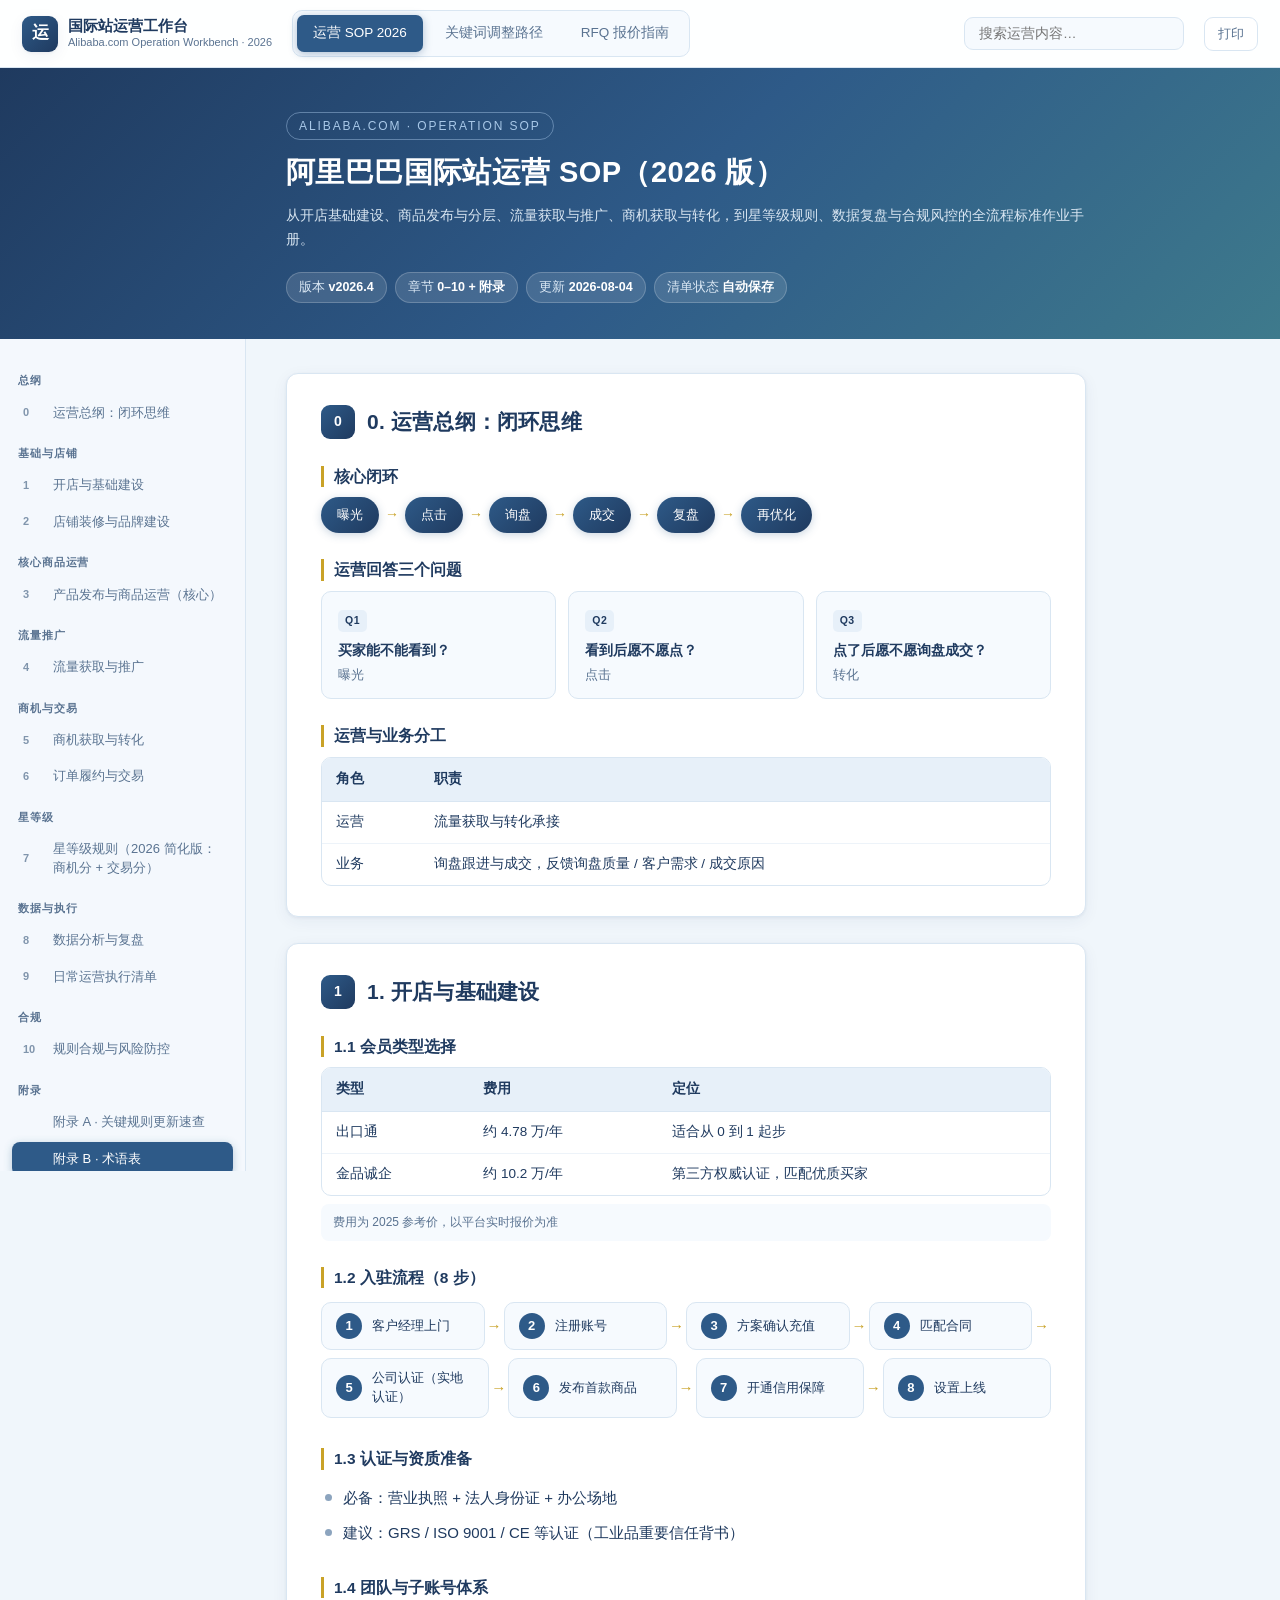
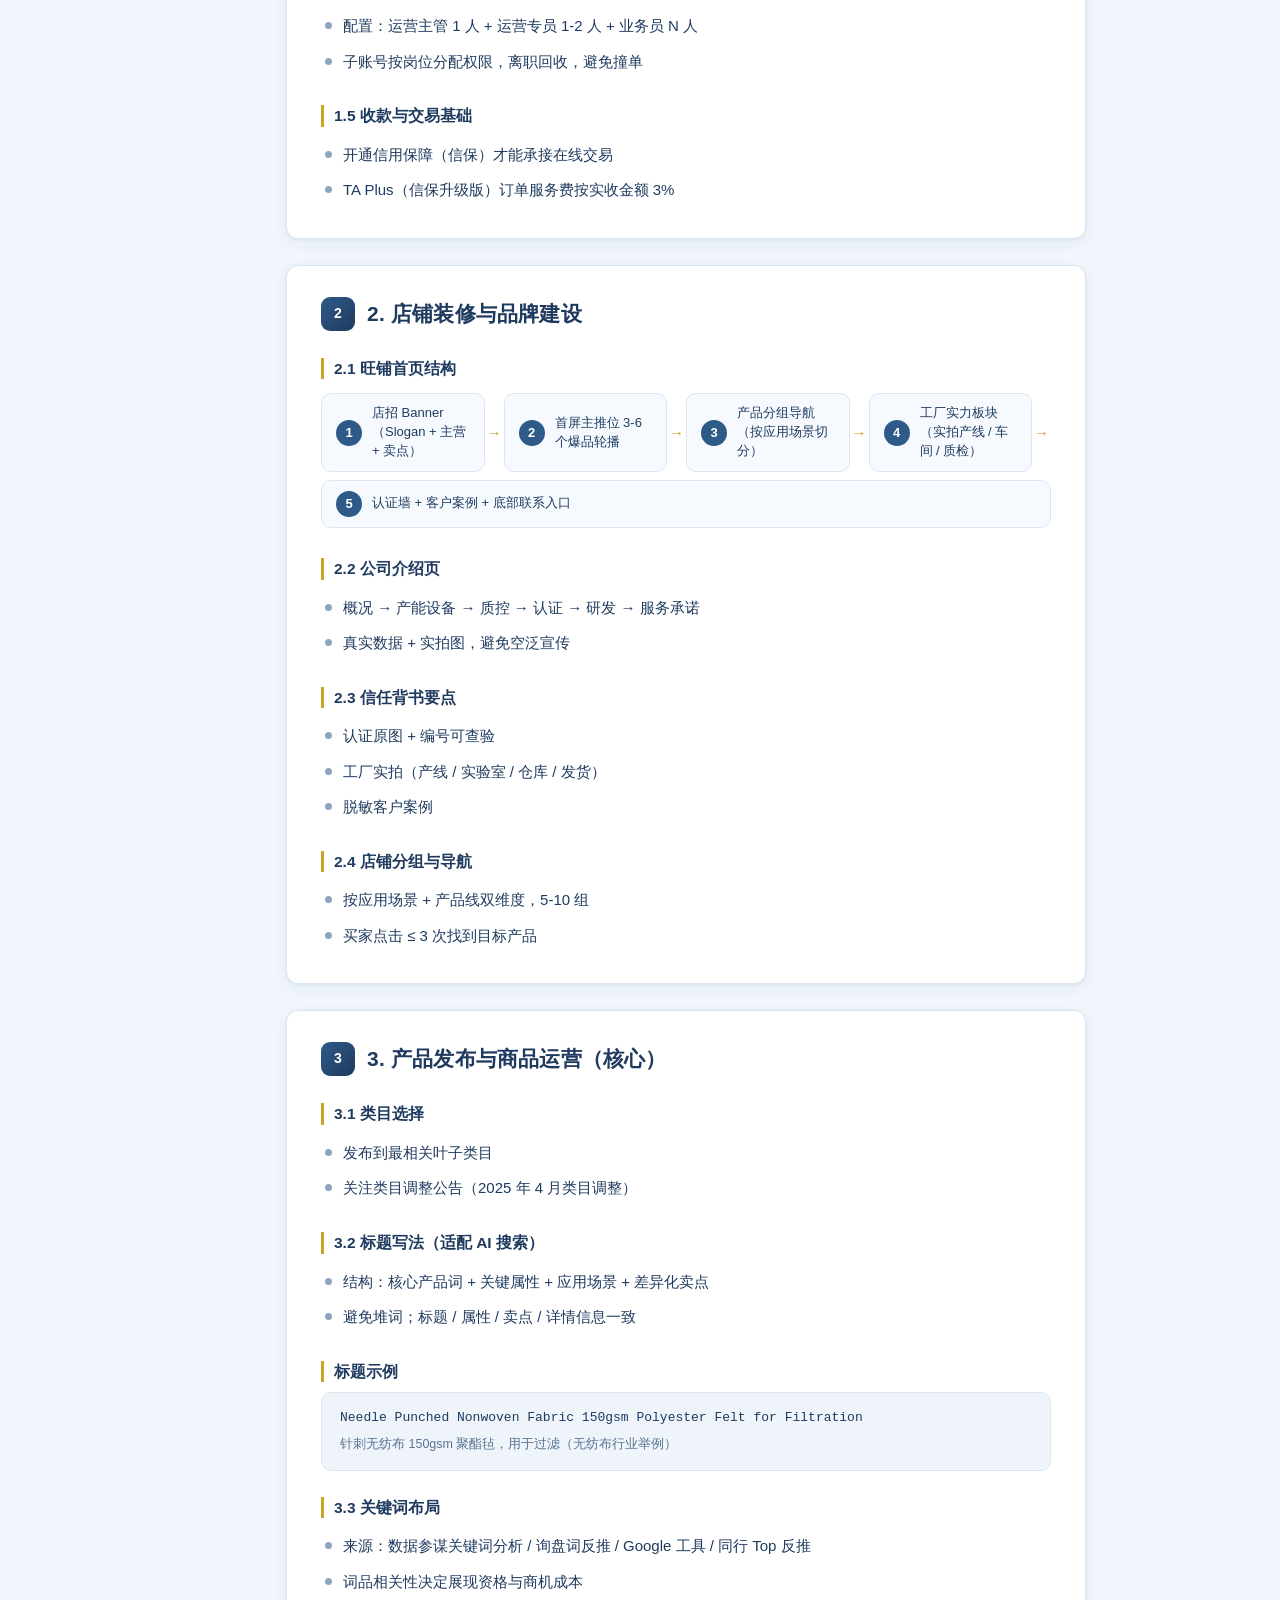
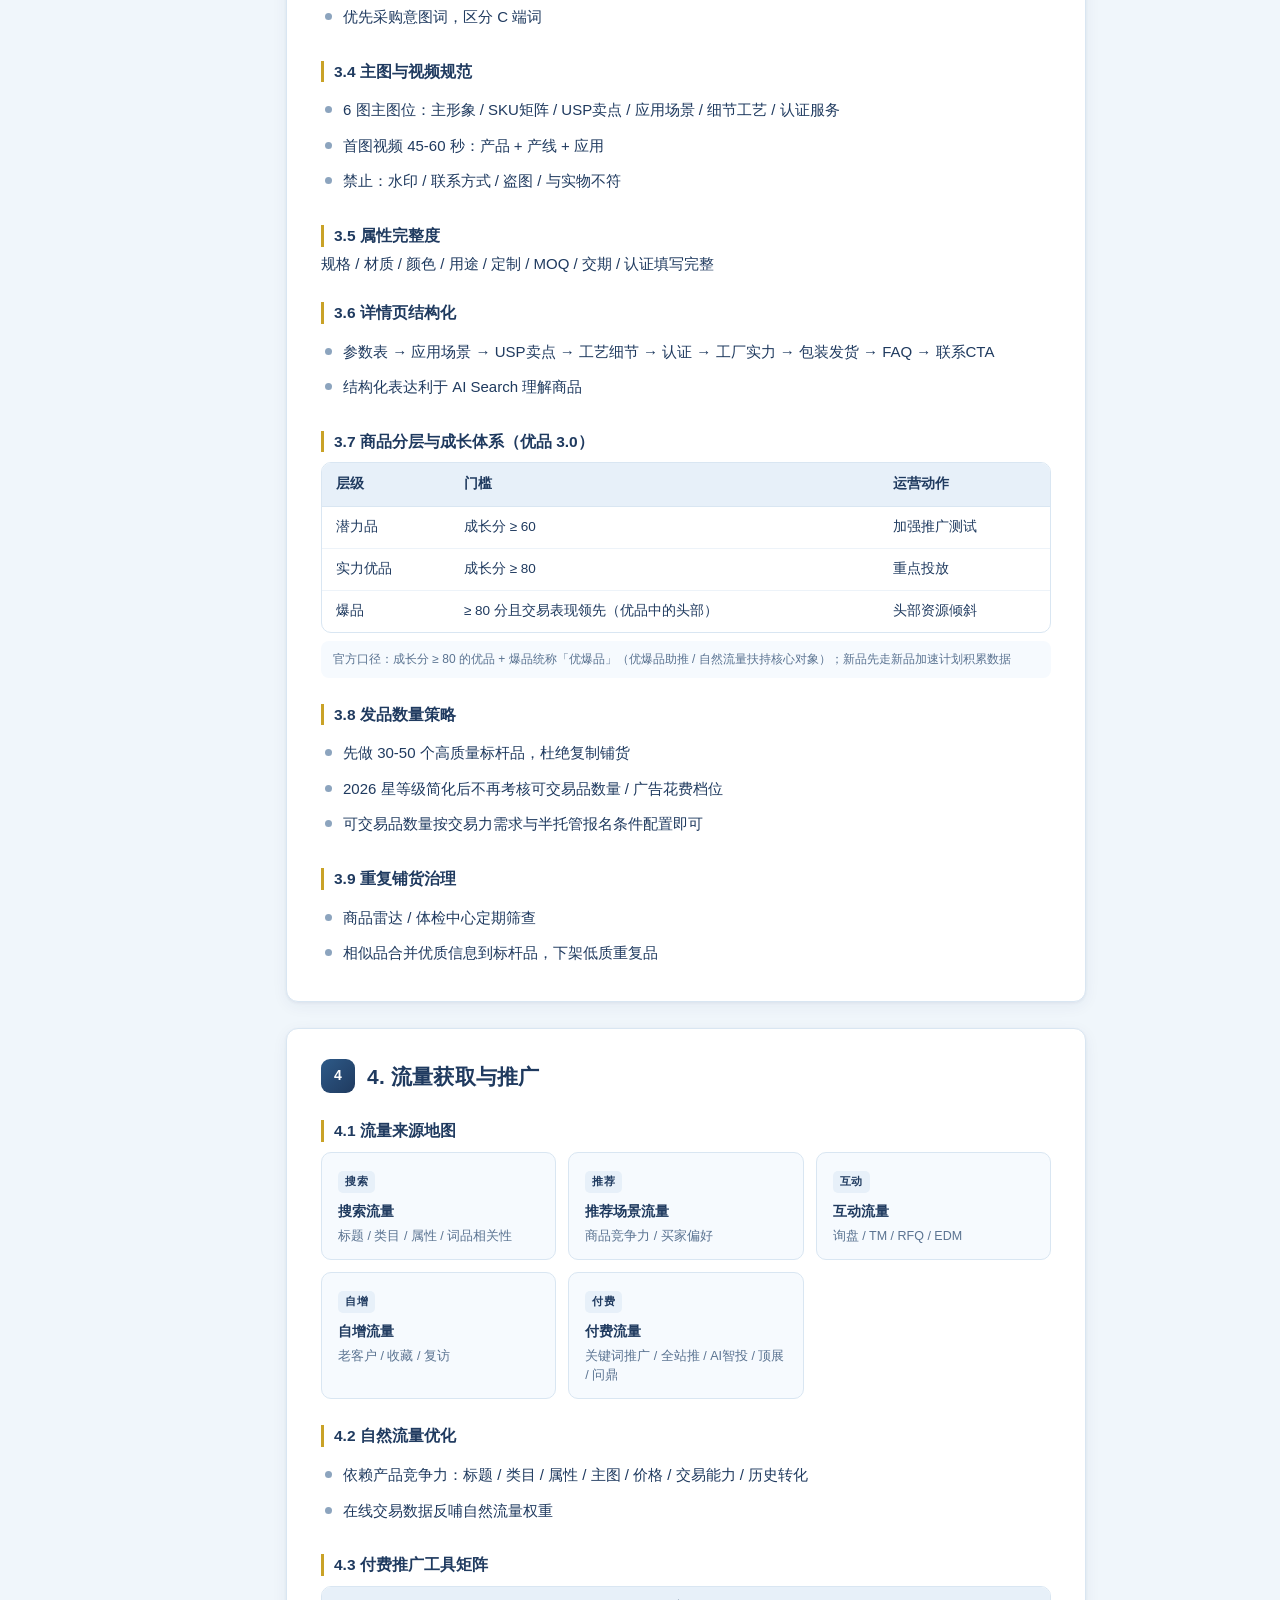
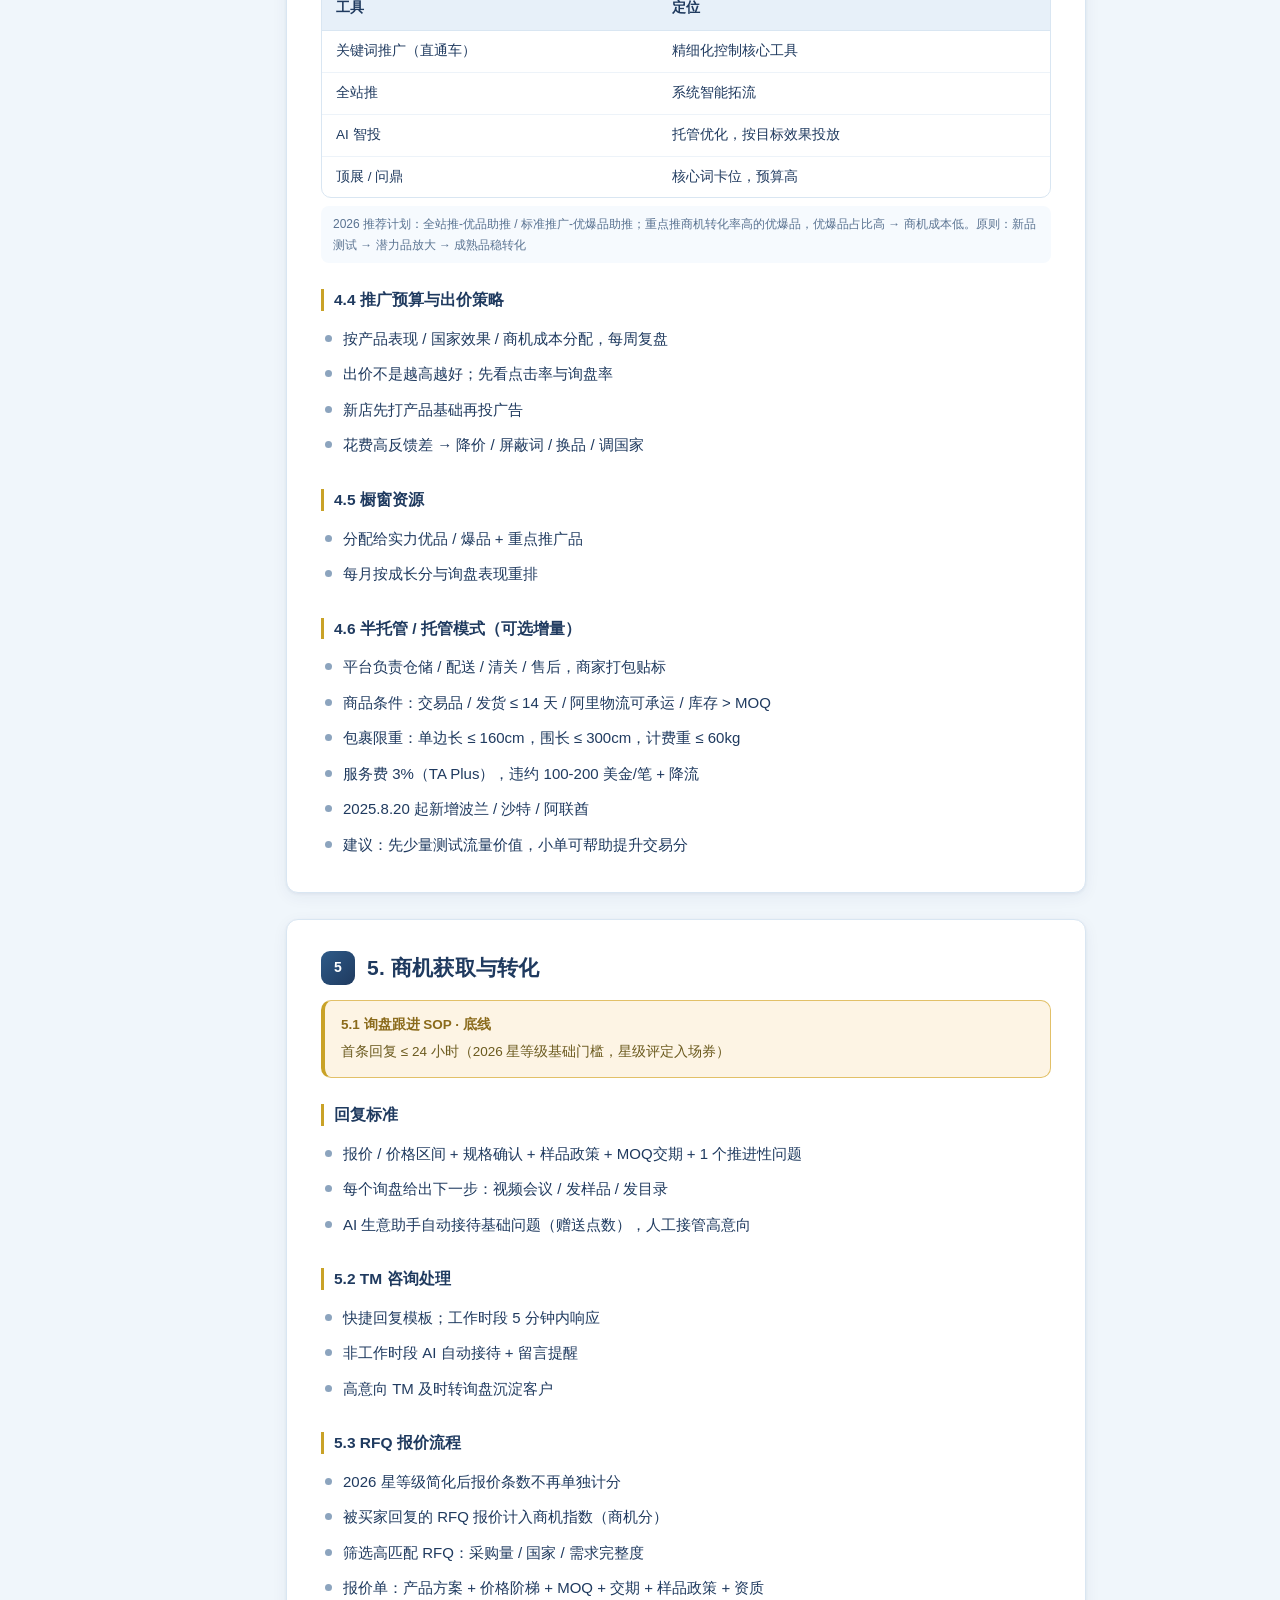
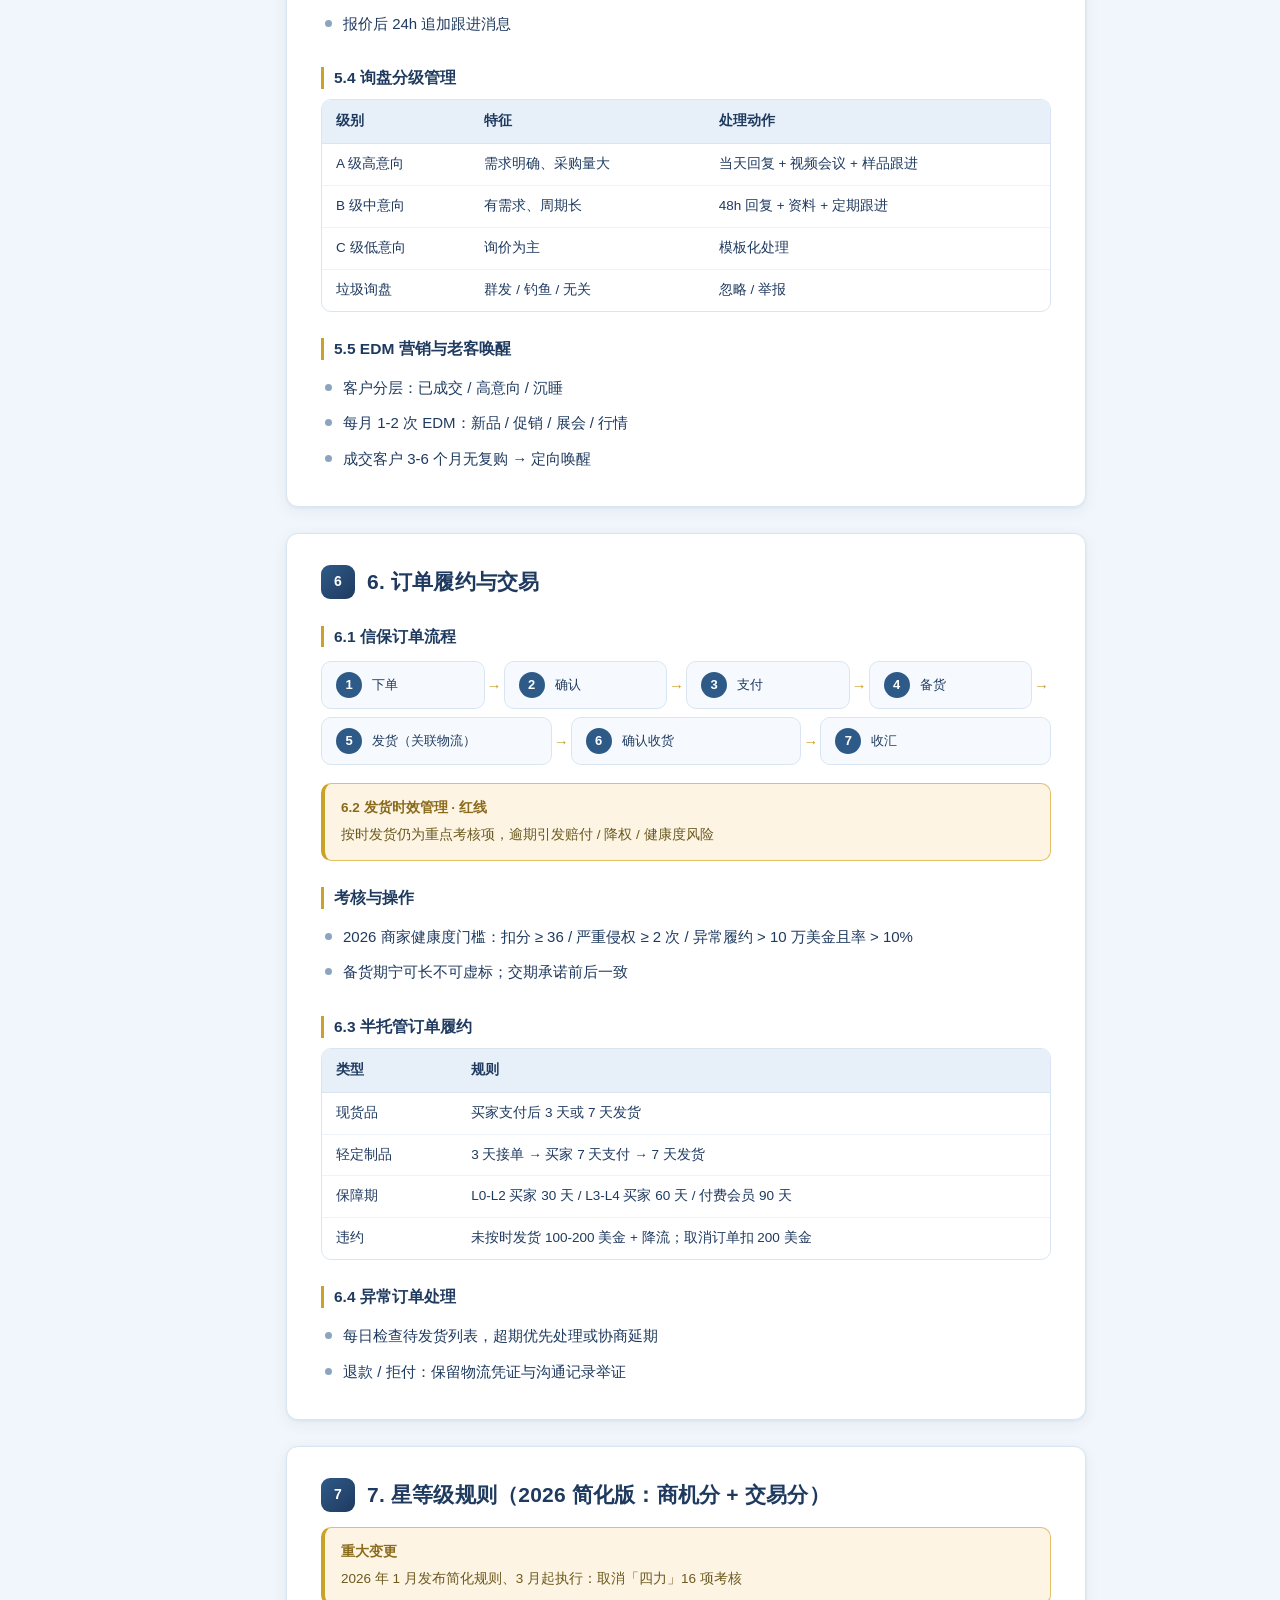
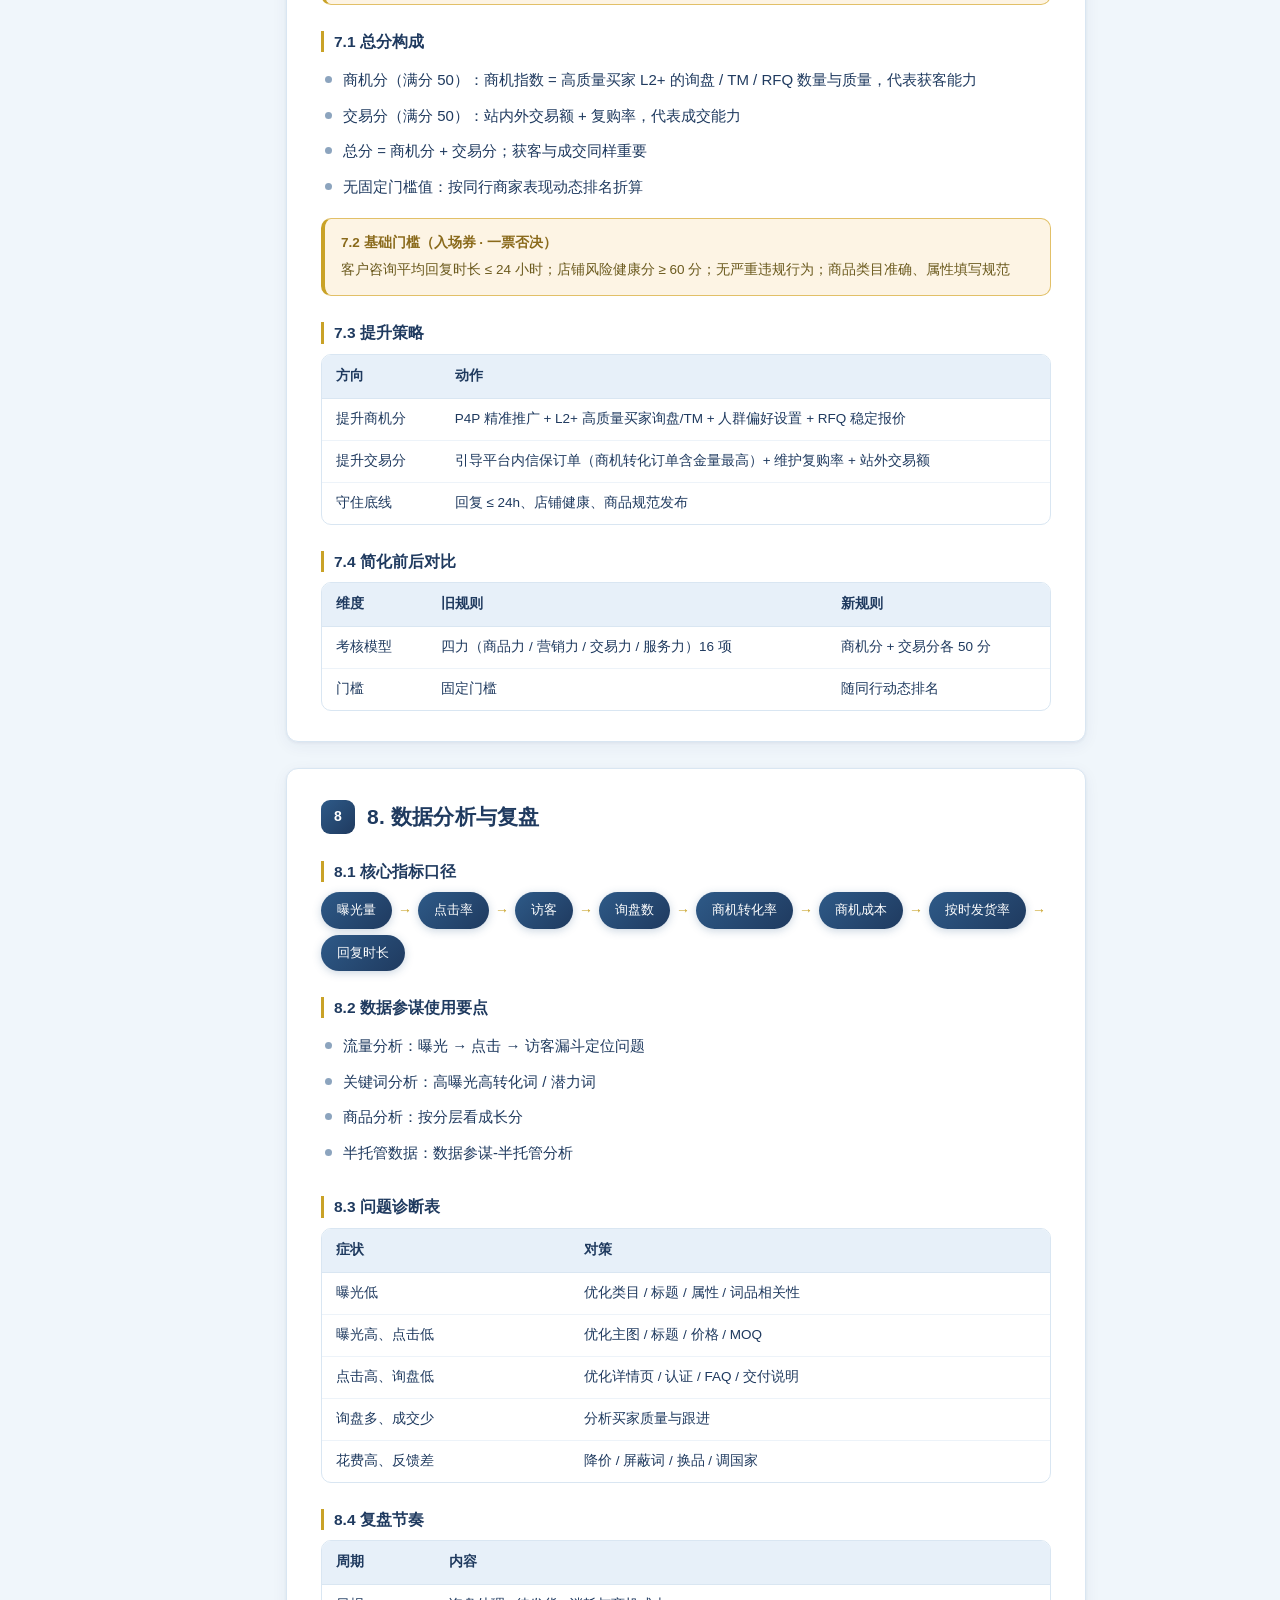
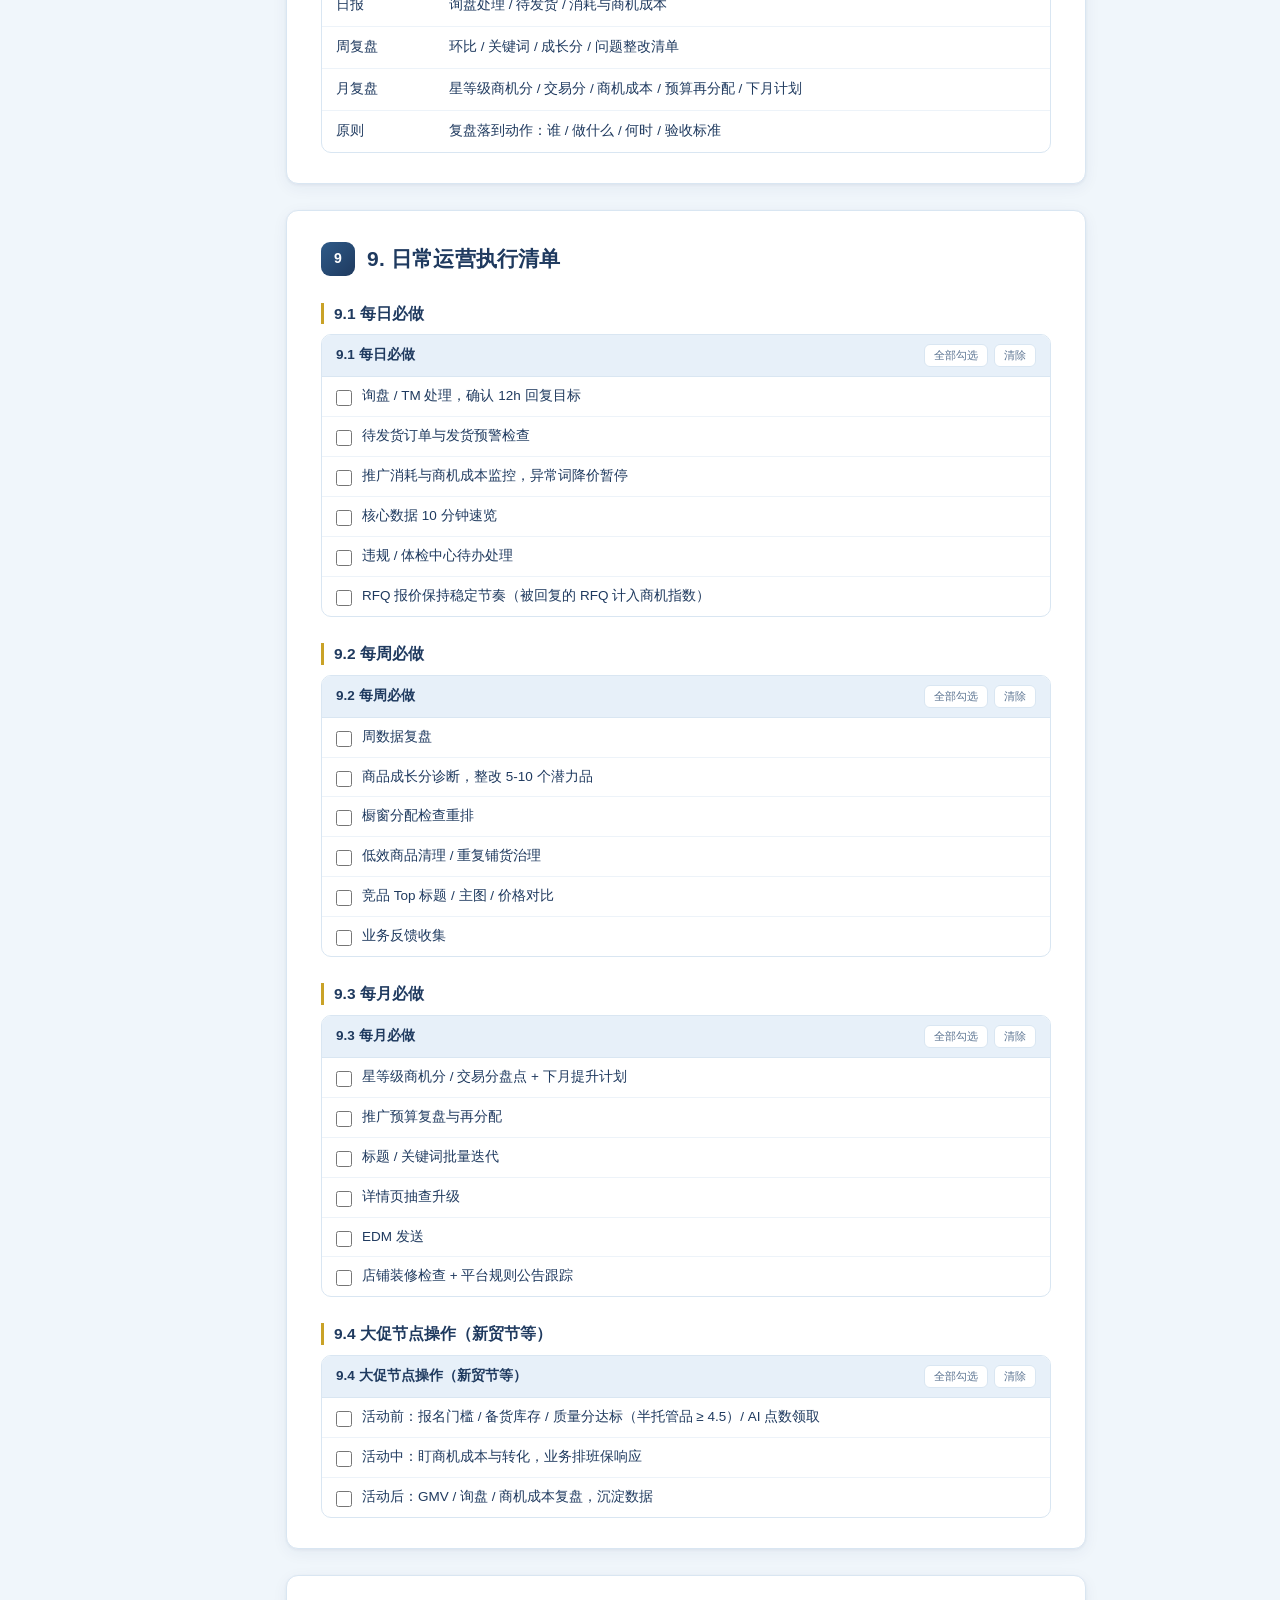
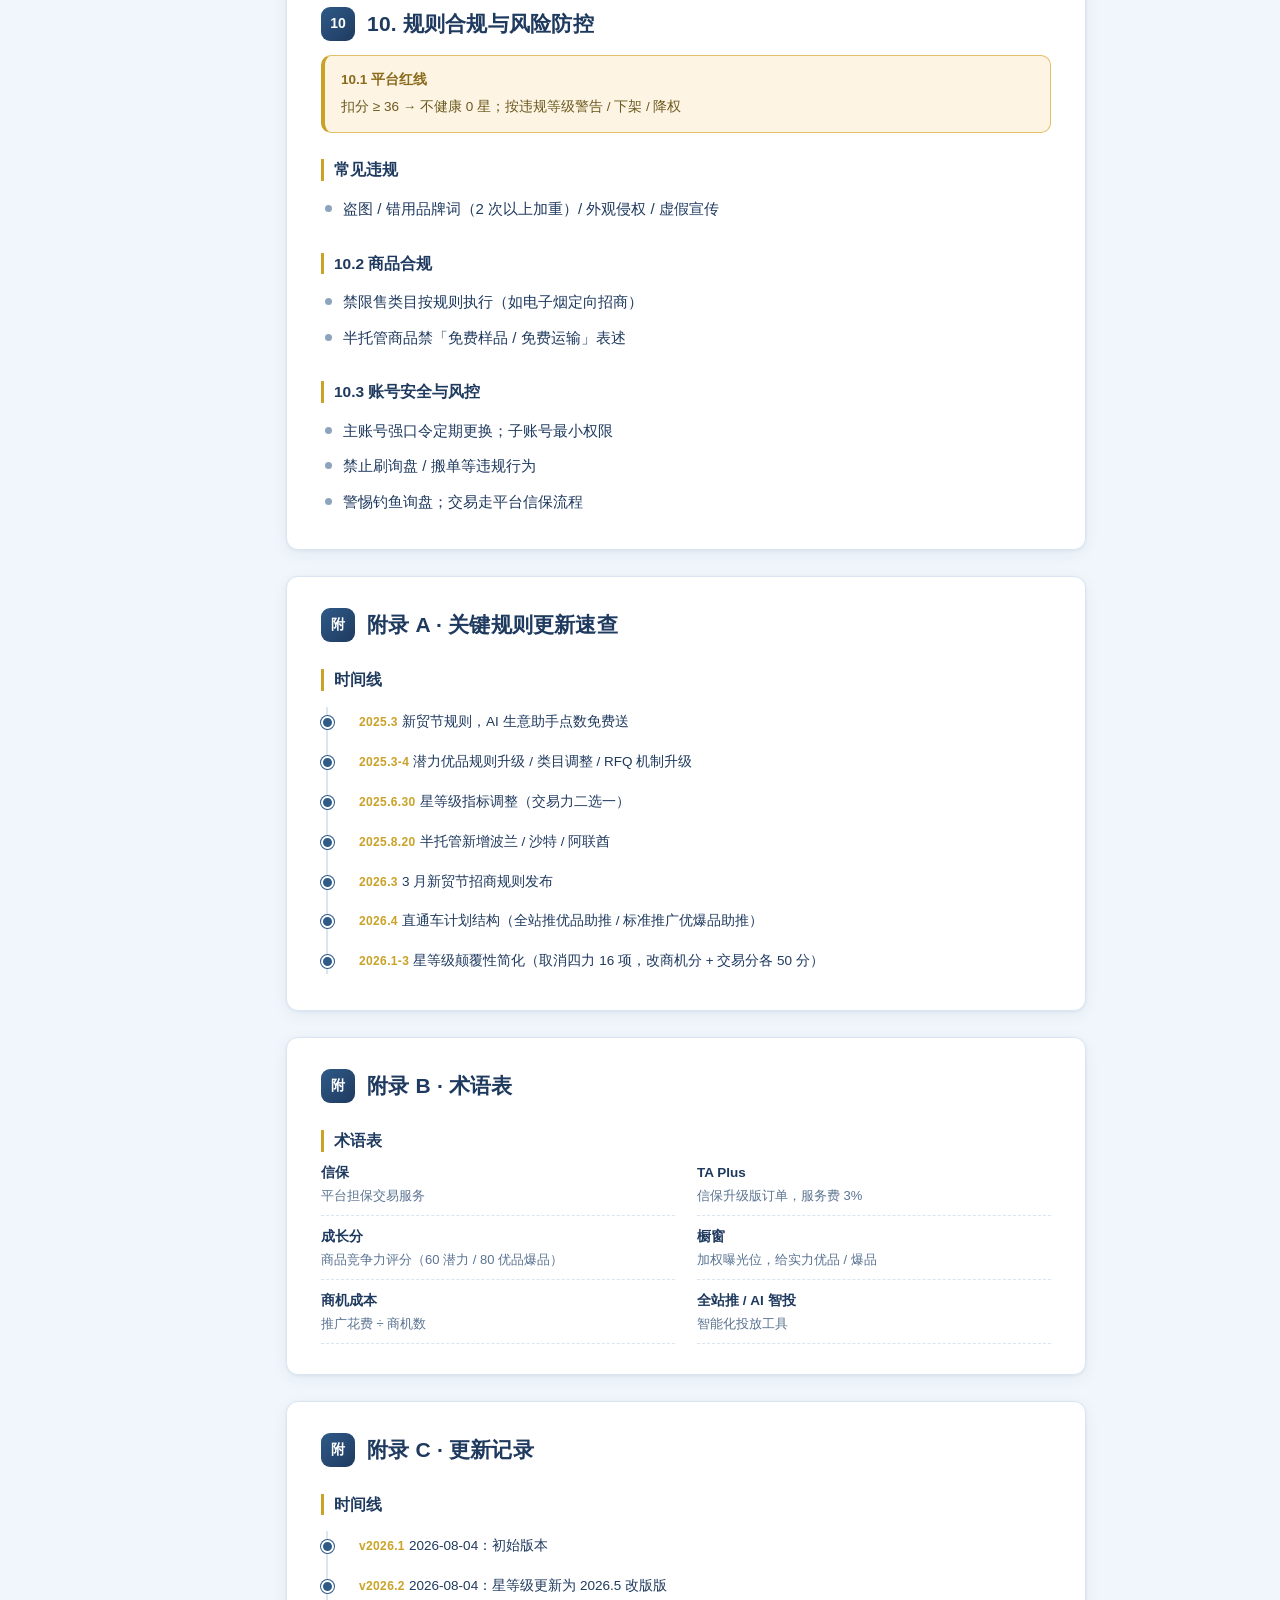
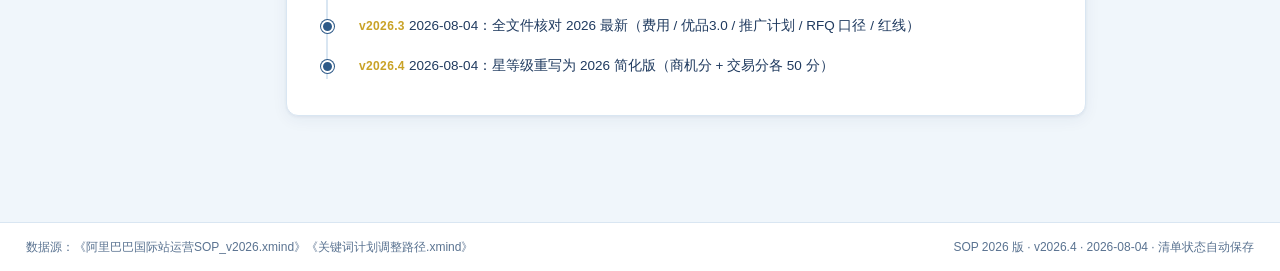
<file: index.html>
<!DOCTYPE html>
<html lang="zh-CN">
<head>
<meta charset="UTF-8">
<meta name="viewport" content="width=device-width, initial-scale=1.0">
<title>国际站运营工作台 · 2026</title>
<meta http-equiv="refresh" content="0; url=sop.html">
<script>location.replace('sop.html');</script>
</head>
<body style="font-family:-apple-system,'PingFang SC',sans-serif;background:#F0F6FB;color:#1F3A5F;display:flex;align-items:center;justify-content:center;height:100vh;margin:0;">
  <div style="text-align:center;">
    <div style="font-size:18px;font-weight:600;">正在进入国际站运营工作台…</div>
    <div style="margin-top:8px;font-size:13px;color:#5A7391;">若未自动跳转，请点击 <a href="sop.html" style="color:#2E5A88;">进入运营 SOP 2026</a></div>
  </div>
</body>
</html>
</file>
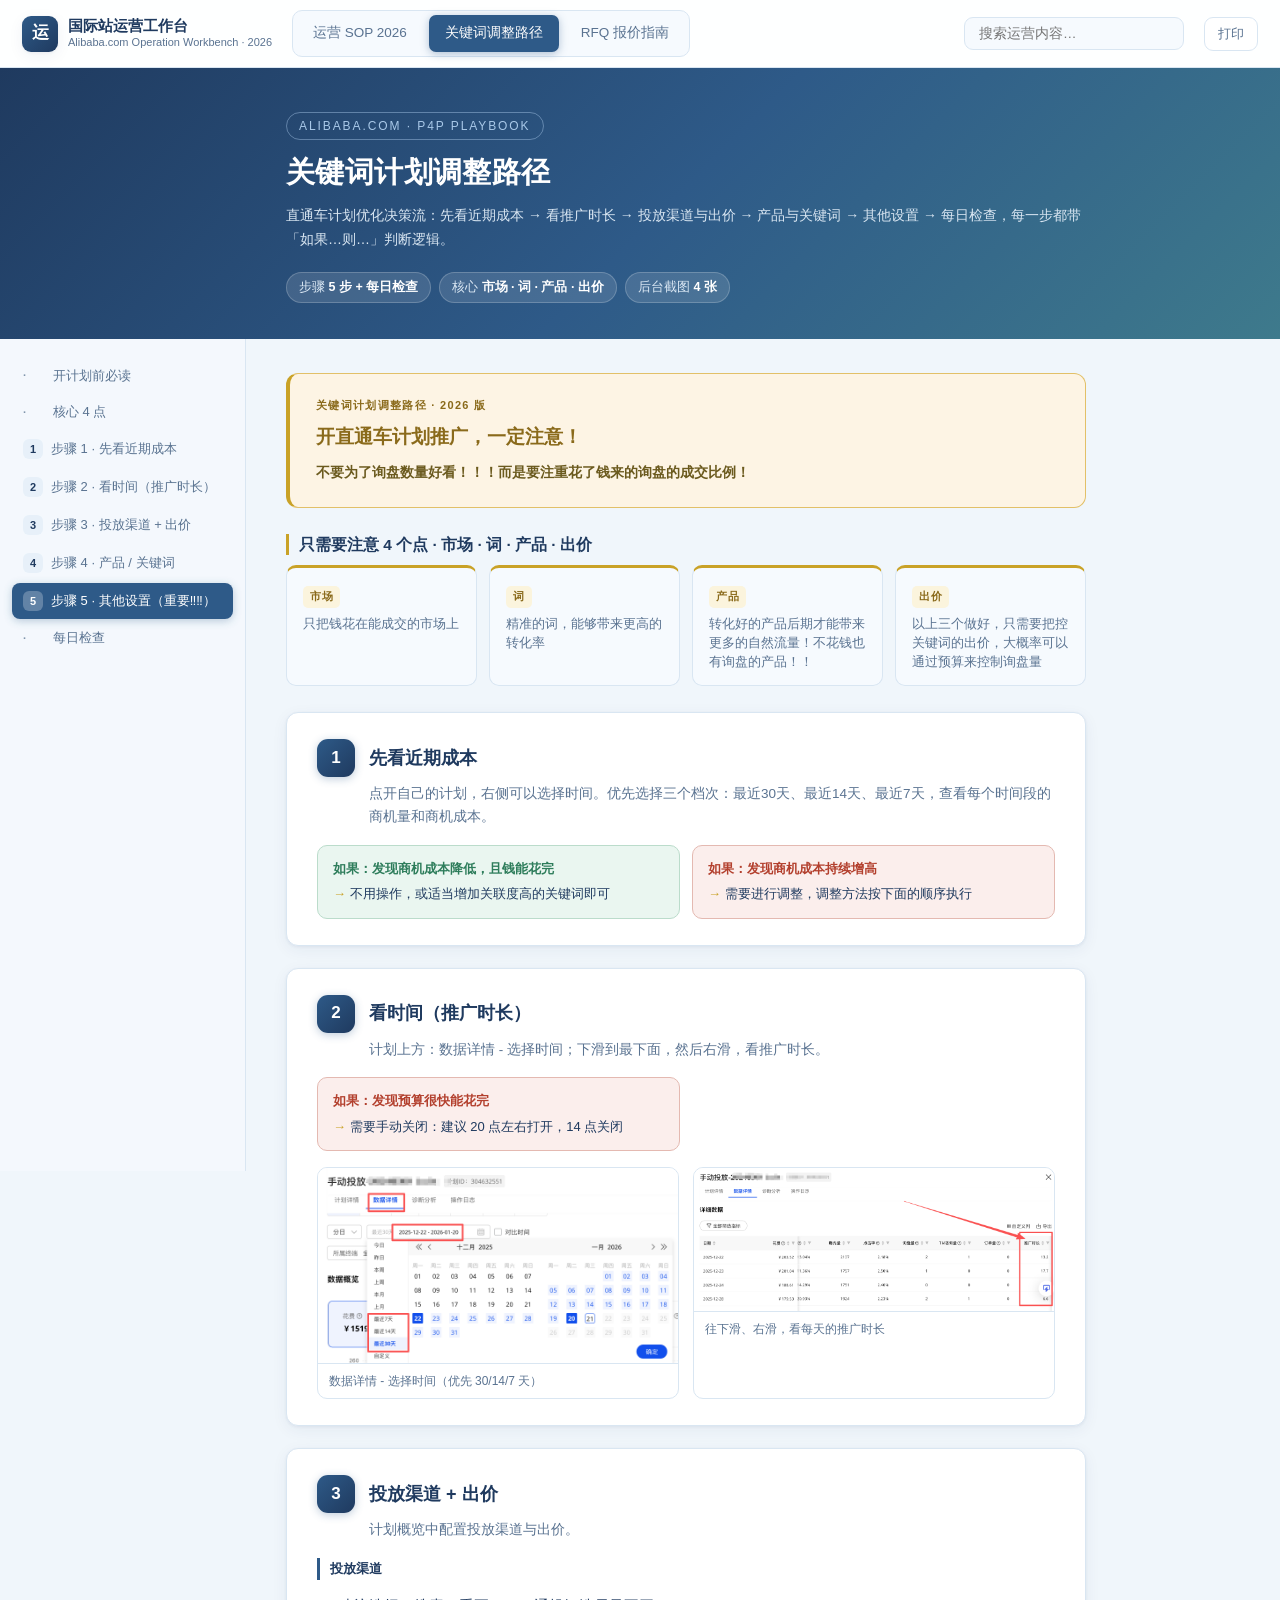
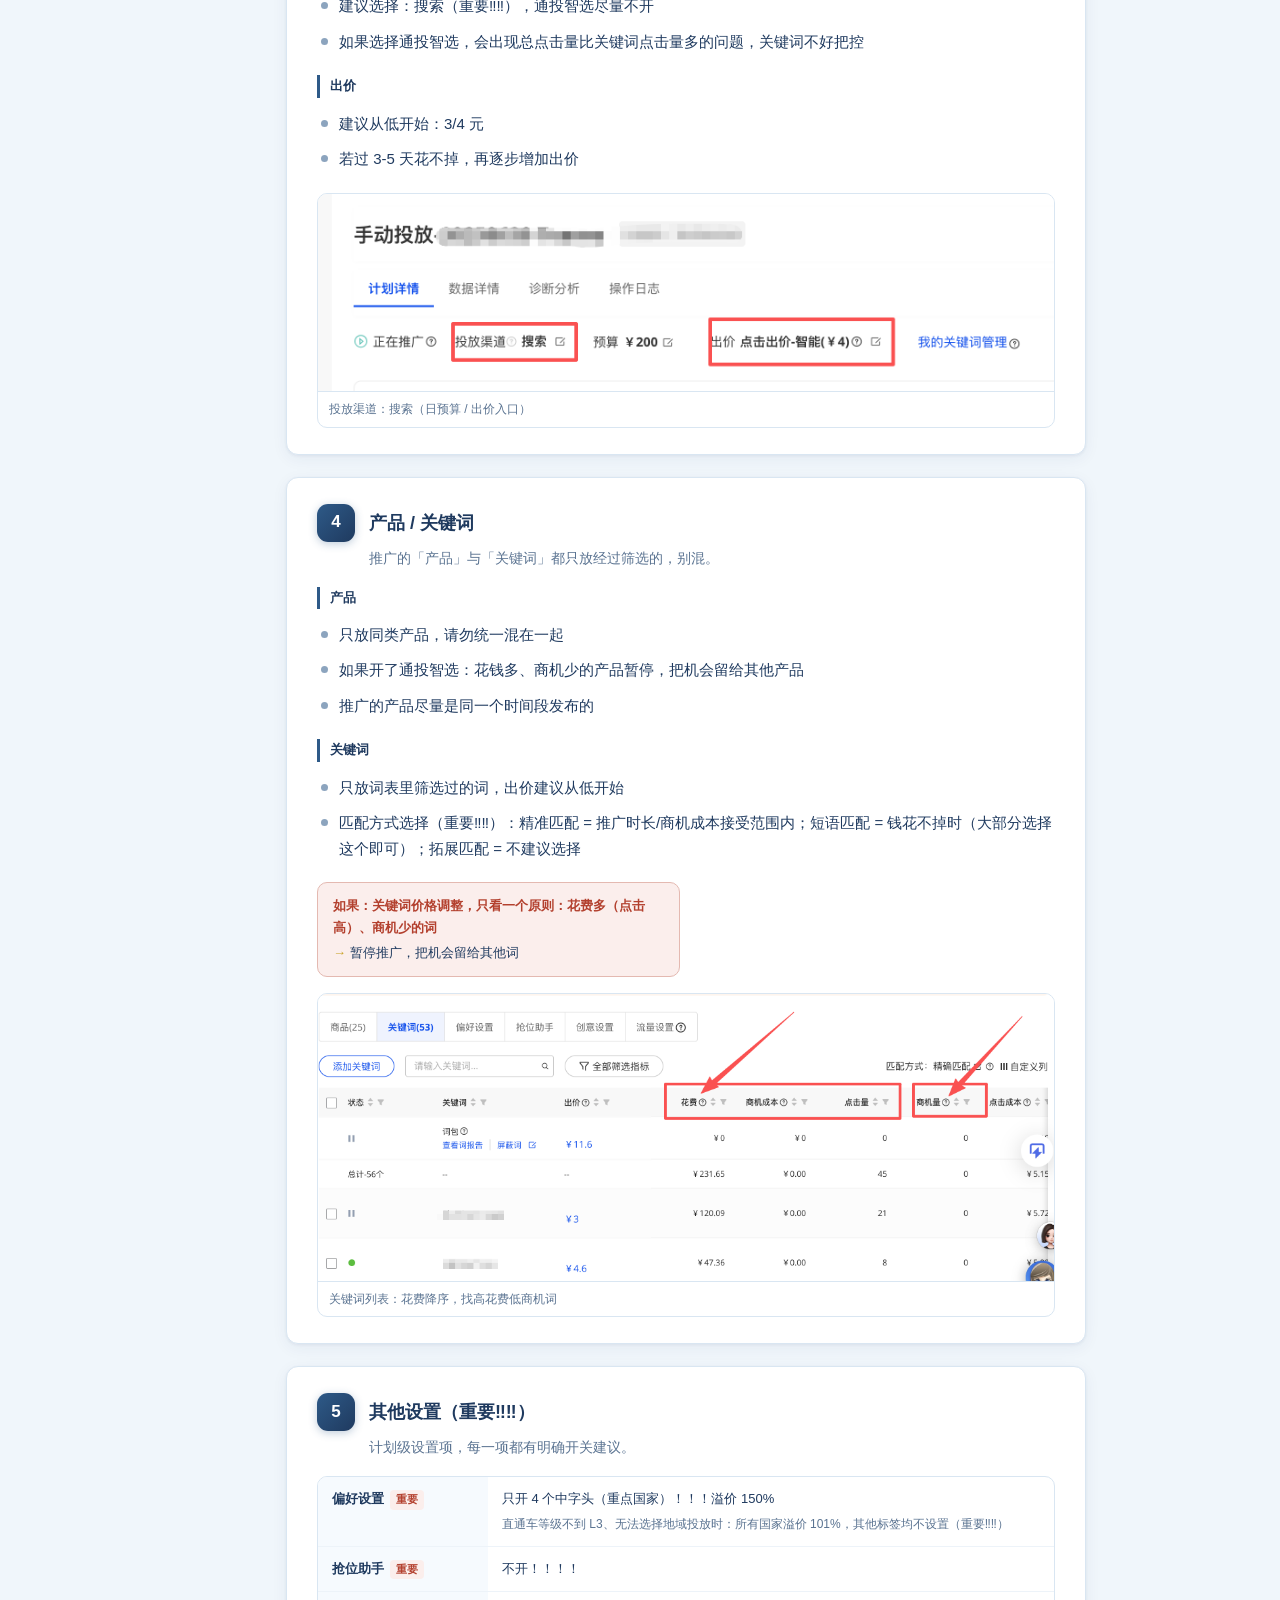
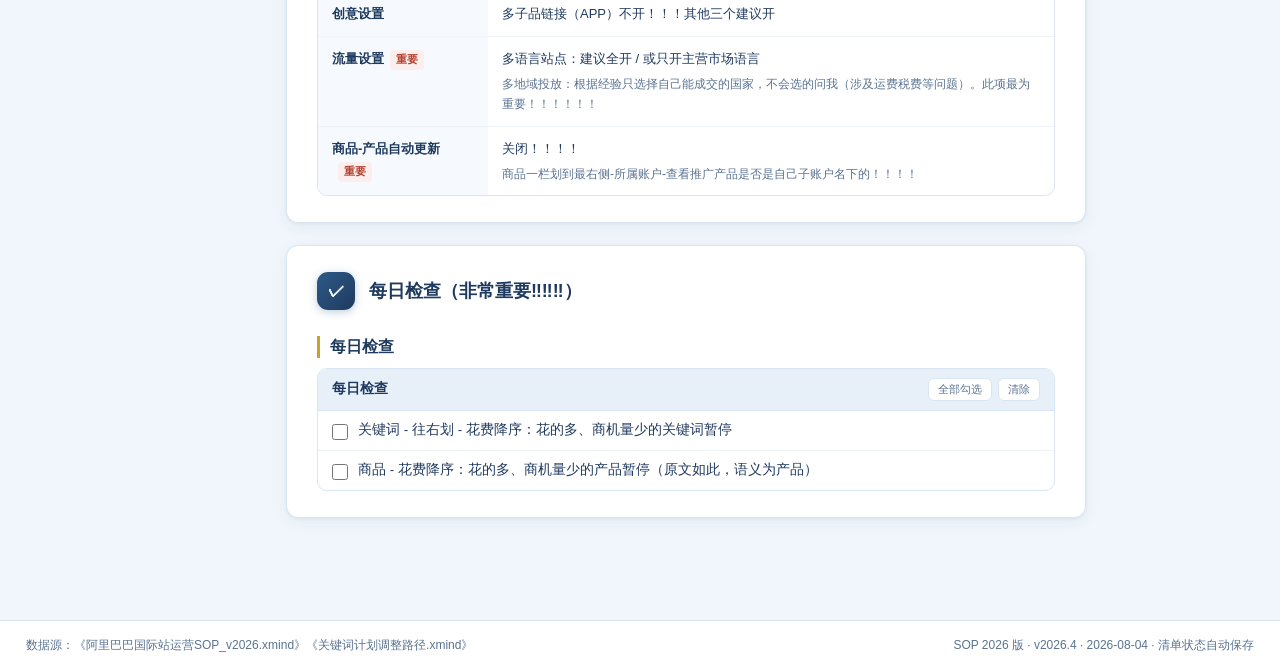
<file: keyword.html>
<!DOCTYPE html>
<html lang="zh-CN">
<head>
<meta charset="UTF-8">
<meta name="viewport" content="width=device-width, initial-scale=1.0">
<title>关键词调整路径 · 国际站运营工作台</title>
<meta name="description" content="直通车 P4P 关键词计划调整路径：看成本、看时间、投放渠道、产品关键词、其他设置、每日检查">
<link rel="stylesheet" href="style.css?v=20260916b">
</head>
<body>

<header class="topbar">
  <div class="brand">
    <span class="brand-mark">运</span>
    <div class="brand-text">
      <strong>国际站运营工作台</strong>
      <span>Alibaba.com Operation Workbench · 2026</span>
    </div>
  </div>

  <nav class="tabs" id="pageTabs" aria-label="页面切换">
    <a class="tab" data-page="sop" href="sop.html">运营 SOP 2026</a>
    <a class="tab active" data-page="keyword" href="keyword.html">关键词调整路径</a>
    <a class="tab" data-page="rfq" href="rfq.html">RFQ 报价指南</a>
  </nav>

  <div class="searchbox" id="searchBox">
    <input id="searchInput" type="text" placeholder="搜索运营内容…" autocomplete="off">
    <div id="searchResults" class="search-results hidden"></div>
  </div>

  <button id="printBtn" class="icon-btn" title="打印 / 导出 PDF 当前页面">打印</button>
</header>

<header class="hero">
  <div class="hero-wrap">
    <span class="hero-kicker">Alibaba.com &middot; P4P Playbook</span>
    <h1>关键词计划调整路径</h1>
    <p class="hero-sub">直通车计划优化决策流：先看近期成本 → 看推广时长 → 投放渠道与出价 → 产品与关键词 → 其他设置 → 每日检查，每一步都带「如果…则…」判断逻辑。</p>
    <div class="hero-meta">
      <span class="hero-chip">步骤 <b>5 步 + 每日检查</b></span>
      <span class="hero-chip">核心 <b>市场 · 词 · 产品 · 出价</b></span>
      <span class="hero-chip">后台截图 <b>4 张</b></span>
    </div>
  </div>
</header>

<main>
  <section id="view-keyword" class="view">
    <aside class="sidebar" id="kwSidebar" aria-label="关键词路径步骤导航"></aside>
    <div class="content kw-content" id="keywordContent"></div>
  </section>
</main>

<footer class="footer">
  <span>数据源：《阿里巴巴国际站运营SOP_v2026.xmind》《关键词计划调整路径.xmind》</span>
  <span class="ver" id="verInfo"></span>
</footer>

<!-- 版本号用于缓存失效：更新数据文件后同步改 ?v= 即可（如 v=20260916b） -->
<script src="data-keyword.js?v=20260916b"></script>
<script src="data-sop.js?v=20260916b"></script>
<script src="app.js?v=20260916b"></script>
</body>
</html>
</file>
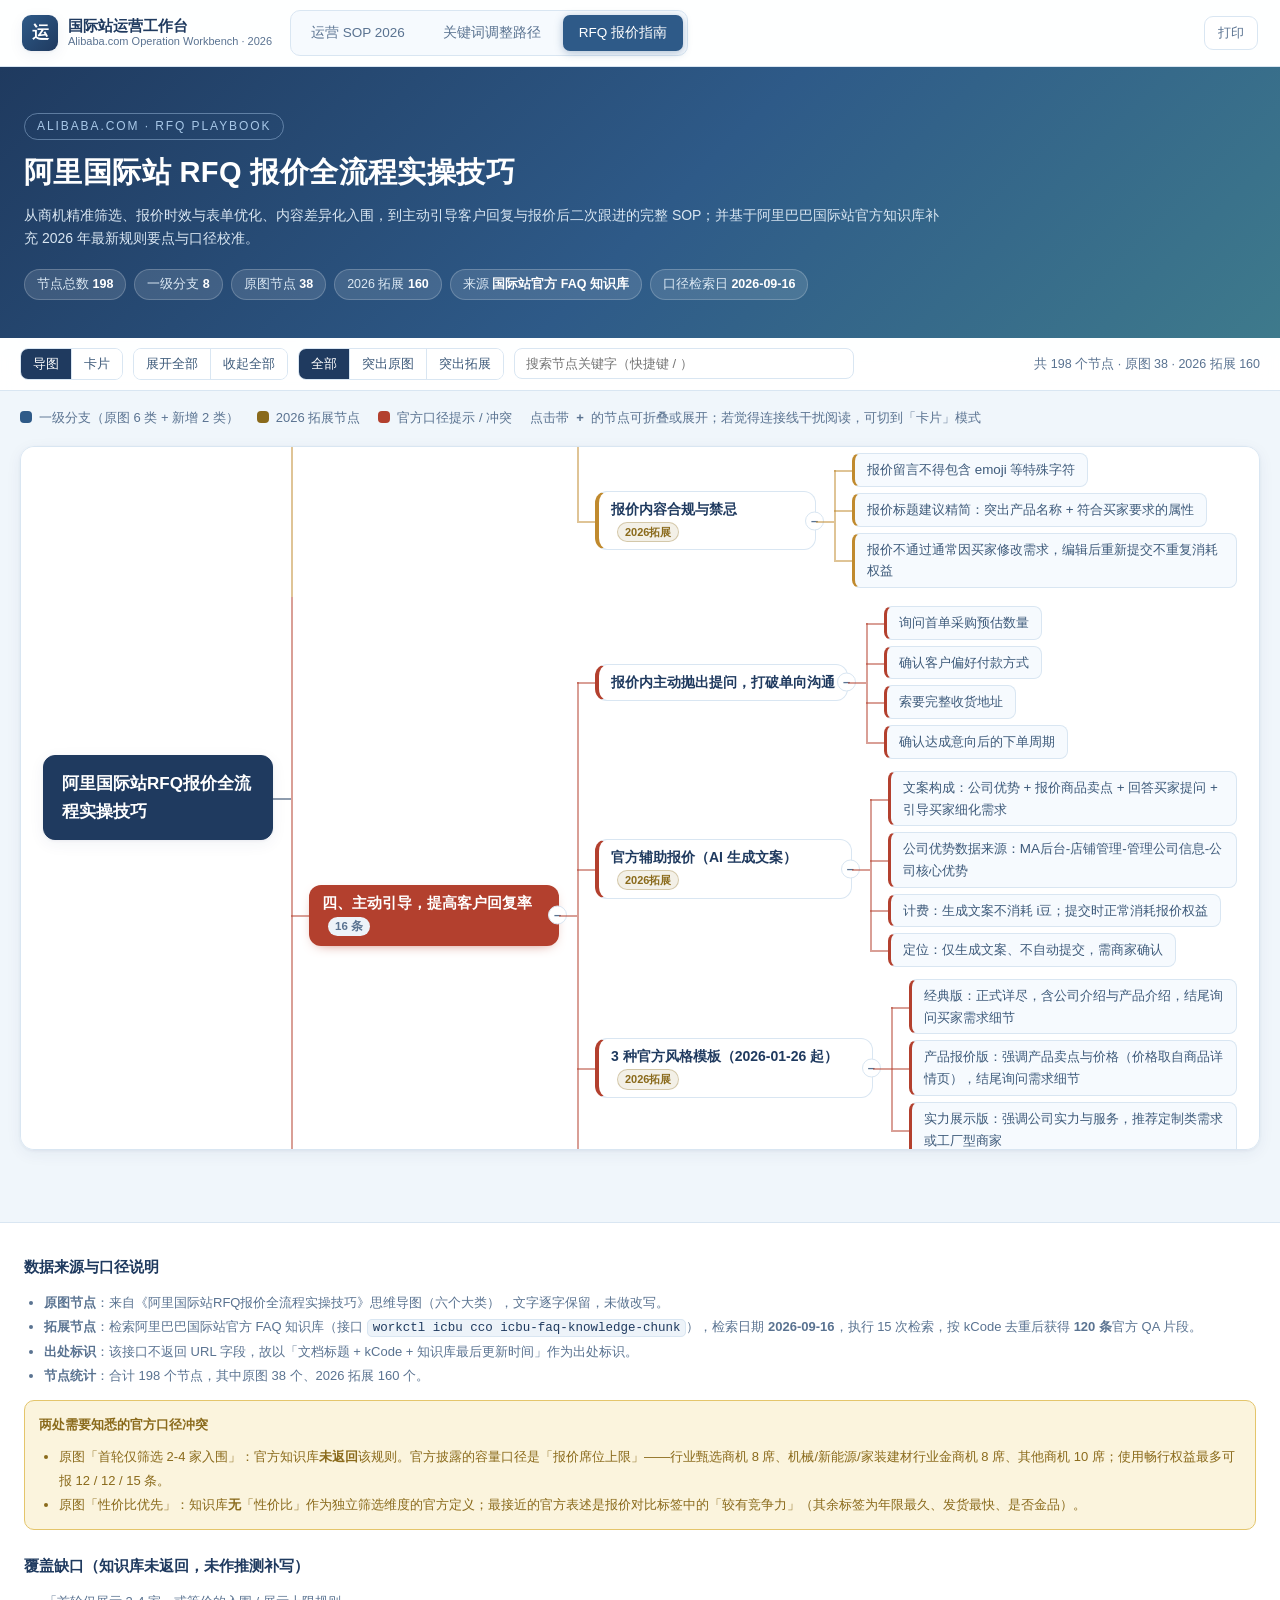
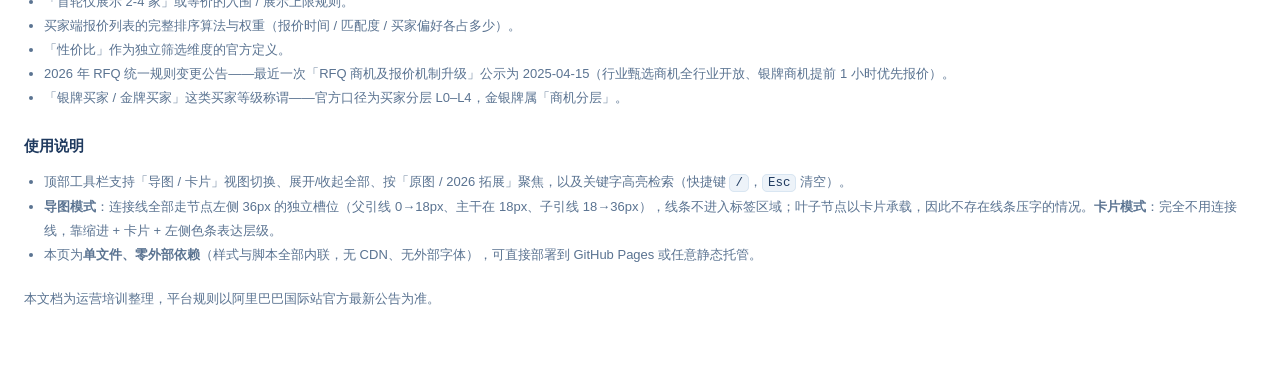
<file: rfq.html>
<!DOCTYPE html>
<html lang="zh-CN">
<head>
<meta charset="utf-8">
<meta name="viewport" content="width=device-width, initial-scale=1">
<title>阿里国际站 RFQ 报价全流程实操技巧 · 2026</title>
<meta name="description" content="阿里国际站 RFQ 报价全流程实操 SOP：商机精准筛选、报价时效与表单优化、内容差异化、主动引导与二次跟进，含 2026 年官方规则拓展与口径校准。">
<meta name="color-scheme" content="light">
<link rel="icon" href="data:image/svg+xml,%3Csvg xmlns='http://www.w3.org/2000/svg' viewBox='0 0 32 32'%3E%3Crect width='32' height='32' rx='7' fill='%230f172a'/%3E%3Cpath d='M17 16h8' stroke='%2338bdf8' stroke-width='2'/%3E%3Ccircle cx='10' cy='16' r='3.5' fill='%2338bdf8'/%3E%3Ccircle cx='26' cy='16' r='3' fill='%230ea5e9'/%3E%3C/svg%3E">
<style>
/* ===============================================================
   阿里国际站 RFQ 报价全流程 · 交互式思维导图
   自包含样式（无外部依赖 / 无 CDN / 无外部字体）
   =============================================================== */
:root{
  --bg:#F0F6FB;
  --panel:#ffffff;
  --ink:#1F3A5F;
  --muted:#5A7391;
  --line:#D9E6F2;
  --ext:#8A6A1B;
  --hit:#FBF4DD;
  --radius:12px;
  --shadow:0 1px 3px rgba(31,58,95,.06), 0 4px 16px rgba(31,58,95,.06);
}
*{box-sizing:border-box}
html{-webkit-text-size-adjust:100%}
body{
  margin:0;background:var(--bg);color:var(--ink);
  font:15px/1.62 -apple-system,BlinkMacSystemFont,"Segoe UI","PingFang SC","Hiragino Sans GB","Microsoft YaHei",sans-serif;
  -webkit-font-smoothing:antialiased;
}

/* ---------- Hero ---------- */
.hero{
  background:linear-gradient(135deg,#1F3A5F 0%,#2E5A88 52%,#3E7A8C 100%);
  color:#fff;padding:46px 24px 38px;
}
.hero .wrap{max-width:1320px;margin:0 auto}
.hero .kicker{
  display:inline-block;font-size:12px;letter-spacing:.16em;text-transform:uppercase;
  color:#A8C8E8;border:1px solid rgba(168,200,232,.45);border-radius:999px;padding:3px 12px;margin-bottom:14px;
}
.hero h1{margin:0 0 12px;font-size:29px;line-height:1.3;letter-spacing:.4px;font-weight:700}
.hero .sub{margin:0;color:#D9E6F2;font-size:14px;max-width:920px}
.meta{display:flex;flex-wrap:wrap;gap:8px;margin-top:20px}
.chip{
  background:rgba(255,255,255,.12);border:1px solid rgba(255,255,255,.2);
  border-radius:999px;padding:4px 12px;font-size:12.5px;color:#DCE9F5;white-space:nowrap;
}
.chip b{color:#fff;font-weight:600}

/* ---------- Toolbar ---------- */
.toolbar{
  position:sticky;top:0;z-index:30;background:rgba(255,255,255,.94);
  backdrop-filter:blur(10px);-webkit-backdrop-filter:blur(10px);
  border-bottom:1px solid var(--line);
}
.toolbar .wrap{
  max-width:1320px;margin:0 auto;padding:10px 20px;
  display:flex;gap:10px;align-items:center;flex-wrap:wrap;
}
.btn{
  appearance:none;border:1px solid var(--line);background:#fff;color:#3D5A7A;
  border-radius:8px;padding:6px 12px;font-size:13px;cursor:pointer;
  font-family:inherit;line-height:1.4;transition:.15s;
}
.btn:hover{border-color:#8FA6BE;background:#F6FAFE}
.btn.on{background:#1F3A5F;border-color:#1F3A5F;color:#fff}
.seg{display:inline-flex;border:1px solid var(--line);border-radius:8px;overflow:hidden;background:#fff}
.seg .btn{border:0;border-radius:0;border-right:1px solid var(--line)}
.seg .btn:last-child{border-right:0}
.search{
  flex:1 1 200px;min-width:170px;max-width:340px;
  border:1px solid var(--line);border-radius:8px;padding:7px 11px;font-size:13px;
  font-family:inherit;background:#fff;color:var(--ink);
}
.search:focus{outline:none;border-color:#2E5A88;box-shadow:0 0 0 3px rgba(46,90,136,.15)}
.stat{font-size:12.5px;color:var(--muted);margin-left:auto;white-space:nowrap}
.spacer{flex:1 1 auto}

/* ---------- Legend ---------- */
.legend{
  max-width:1320px;margin:0 auto;padding:16px 20px 0;
  display:flex;gap:18px;flex-wrap:wrap;font-size:13px;color:var(--muted);align-items:center;
}
.legend .key{display:inline-flex;align-items:center;gap:7px}
.dot{width:12px;height:12px;border-radius:4px;display:inline-block}

/* ---------- Canvas ---------- */
.canvas{
  max-width:1320px;margin:0 auto;padding:18px 20px 64px;
}
.board{
  background:var(--panel);border:1px solid var(--line);border-radius:14px;
  box-shadow:var(--shadow);padding:26px 22px;
  overflow:auto;max-height:calc(100vh - 196px);min-height:380px;
  position:relative; /* 让节点 offsetTop 以 board 为基准，居中时可绝对赋值 */
}

/* ---------- Mind map (horizontal) ---------- */
.mm,.mm ul{list-style:none;margin:0;padding:0}
.mm{display:inline-block;min-width:100%}
/* 槽宽 36px，连接线全部限制在槽内，永远不进入标签区域：
     父引线 0→18  |  主干在 18  |  子引线 18→36（18 与标签左边缘之间留 18px 净空） */
.mm ul.children{
  display:flex;flex-direction:column;justify-content:center;
  padding-left:36px;position:relative;
}
.mm li.node{display:flex;align-items:center;position:relative}
.mm ul.children>li.node{padding:3px 0}
/* 子节点引线：从槽中主干到标签左边缘 */
.mm ul.children>li.node::before{
  content:"";position:absolute;left:-18px;top:50%;width:18px;height:2px;
  background:var(--c,#8FA6BE);opacity:.5;
}
/* 主干：位于槽中线上，不会贴到任何一个标签 */
.mm ul.children>li.node::after{
  content:"";position:absolute;left:-18px;top:0;bottom:0;width:2px;
  background:var(--c,#8FA6BE);opacity:.5;
}
.mm ul.children>li.node:first-child::after{top:50%}
.mm ul.children>li.node:last-child::after{bottom:50%}
.mm ul.children>li.node:only-child::after{display:none}
/* 父节点引线：从标签右边缘到槽中主干 */
.mm ul.children::before{
  content:"";position:absolute;left:0;top:50%;width:18px;height:2px;
  background:var(--c,#8FA6BE);opacity:.5;
}
.mm li.collapsed>ul.children{display:none}

/* ---------- Labels ---------- */
.label{
  position:relative;display:inline-block;border-radius:var(--radius);
  padding:6px 12px;background:#fff;border:1px solid var(--line);
  max-width:320px;word-break:break-word;transition:.15s;
}
.label.has-kids{cursor:pointer;user-select:none}
.label.has-kids::after{
  content:"+";position:absolute;right:-9px;top:50%;transform:translateY(-50%);
  width:17px;height:17px;line-height:15px;text-align:center;border-radius:50%;
  background:#fff;border:1px solid var(--line);color:var(--muted);font-size:13px;
}
li.collapsed>.label.has-kids::after{content:"+"}
li:not(.collapsed)>.label.has-kids::after{content:"\2013"}
li.collapsed>.label{box-shadow:0 0 0 3px rgba(143,166,190,.14)}

/* root */
li.d0>.label{
  background:#1F3A5F;color:#fff;border-color:#1F3A5F;font-size:17px;font-weight:700;
  padding:14px 18px;max-width:230px;box-shadow:var(--shadow);
}
/* level 1 = 8 大类 */
li.d1>.label{
  background:var(--c);color:#fff;border-color:transparent;font-weight:600;font-size:14.5px;
  max-width:250px;box-shadow:0 4px 14px -8px var(--c);
}
/* level 2 */
li.d2>.label{
  background:#FFFFFF;border-left:4px solid var(--c);font-weight:600;font-size:14px;
  max-width:300px;color:#1F3A5F;
}
/* level 3 */
/* 叶子节点用卡片承载：引线接在卡片边缘，不再压到文字上 */
li.d3>.label{
  background:#F6FAFE;border:1px solid var(--line);border-left:3px solid var(--c);
  border-radius:8px;padding:5px 12px;font-size:13.4px;color:#3D5A7A;max-width:390px;
}
li.d3>.label.has-kids::after{
  width:15px;height:15px;line-height:13px;font-size:12px;right:-8px;
}
li.d3>.label.hit{background:var(--hit)!important}

/* 拓展标识 */
.label .badge{
  display:inline-block;margin-left:6px;vertical-align:1px;
  font-size:11px;line-height:1.5;padding:1px 7px;border-radius:999px;
  background:rgba(138,106,27,.10);color:var(--ext);border:1px solid rgba(138,106,27,.30);
  white-space:nowrap;font-weight:600;
}
/* 落在饱和彩色一级分支上的拓展标签，改用半透明白底保证对比度 */
li.d1>.label .badge{
  margin-left:8px;background:rgba(31,58,95,.55);color:#fff;
  border-color:rgba(255,255,255,.45);text-shadow:none;
}
.label .warn{color:#B3402E;font-weight:600}
.label .cnt{
  display:inline-block;margin-left:6px;font-size:11.5px;color:var(--muted);
  background:#EDF3F9;border-radius:999px;padding:0 7px;vertical-align:1px;
}

/* 高亮与聚焦 */
.label.hit{background:var(--hit)!important;border-color:#C9A227!important;box-shadow:0 0 0 3px rgba(201,162,39,.25)}
body[data-focus="orig"] li.is-ext>.label{opacity:.3}
body[data-focus="ext"] li.node:not(.is-ext)>.label{opacity:.32}
body[data-focus="orig"] li.is-ext>.label.hit,
body[data-focus="ext"] li.node:not(.is-ext)>.label.hit{opacity:1}

/* ---------- Outline mode ---------- */
body.mode-outline .board{padding:22px 26px;overflow:visible;max-height:none}
/* 卡片模式：完全不用连接线，靠缩进 + 卡片 + 左侧色条表达层级 */
body.mode-outline .mm ul.children{
  display:block;padding-left:18px;margin-left:0;border-left:0;
}
/* 必须高于上方 display:block 的优先级，否则卡片模式下折叠会失效 */
body.mode-outline .mm li.collapsed>ul.children{display:none}
body.mode-outline .mm ul.children>li.node{padding:0}
body.mode-outline .mm ul.children>li.node::before,
body.mode-outline .mm ul.children>li.node::after,
body.mode-outline .mm ul.children::before{display:none}
body.mode-outline .mm li.node{display:block}
body.mode-outline .label{display:block;max-width:none;margin:4px 0;border-radius:10px}
body.mode-outline li.d0>.label{font-size:18px;margin-bottom:14px;padding:14px 18px}
body.mode-outline li.d1>.label{font-size:15px;margin:20px 0 8px;padding:10px 14px}
body.mode-outline li.d2>.label{font-size:14px;margin-top:10px;padding:8px 12px;background:#fff}
body.mode-outline li.d3>.label{
  padding:6px 12px;color:#5A7391;max-width:none;background:#F6FAFE;
}
body.mode-outline .label.has-kids::after{position:static;transform:none;display:inline-block;margin-left:8px;right:auto}

/* ---------- Footer ---------- */
.foot{
  border-top:1px solid var(--line);background:#fff;
  padding:30px 24px 46px;margin-top:8px;
}
.foot .wrap{max-width:1320px;margin:0 auto;font-size:13px;color:var(--muted);line-height:1.85}
.foot h2{font-size:15px;color:var(--ink);margin:0 0 10px}
.foot ul{margin:8px 0 0;padding-left:20px}
.foot code{
  background:#EDF3F9;border:1px solid var(--line);border-radius:5px;
  padding:1px 5px;font-size:12.5px;color:#1F3A5F;
}
.note{
  background:#FBF4DD;border:1px solid #E4C56B;border-radius:10px;
  padding:12px 14px;color:#8A6A1B;margin-top:12px;font-size:13px;
}

/* ---------- Responsive ---------- */
@media (max-width:900px){
  .hero{padding:34px 18px 28px}
  .hero h1{font-size:22px}
  .canvas{padding:14px 12px 48px}
  .board{padding:16px 14px;border-radius:12px}
  .legend{padding:14px 12px 0}
  .stat{display:none}
}

/* ---------- Print ---------- */
@media print{
  .toolbar,.hero .meta{display:none}
  body{background:#fff}
  .board{box-shadow:none;border:0;overflow:visible;max-height:none}
  .label .badge{border-color:#8A6A1B}
  .hero{background:#1F3A5F!important;-webkit-print-color-adjust:exact;print-color-adjust:exact}
}


/* ============ 工作台统一导航（内嵌，样式自包含，不引用页面变量） ============ */
.wb-topbar{
  position:sticky;top:0;z-index:60;
  display:flex;align-items:center;gap:18px;flex-wrap:wrap;
  padding:10px 22px;
  background:rgba(255,255,255,.92);
  backdrop-filter:blur(8px);-webkit-backdrop-filter:blur(8px);
  border-bottom:1px solid #d9e6f2;
}
.wb-topbar .wb-brand{display:flex;align-items:center;gap:10px}
.wb-topbar .wb-mark{
  width:36px;height:36px;border-radius:9px;flex-shrink:0;
  background:linear-gradient(135deg,#2E5A88 0%,#1F3A5F 100%);
  color:#fff;font-weight:700;font-size:17px;
  display:flex;align-items:center;justify-content:center;
  box-shadow:0 1px 3px rgba(31,58,95,.06),0 4px 16px rgba(31,58,95,.06);
}
.wb-topbar .wb-brand-text{display:flex;flex-direction:column;line-height:1.25}
.wb-topbar .wb-brand-text strong{font-size:15px;color:#1F3A5F;font-weight:600}
.wb-topbar .wb-brand-text span{font-size:11px;color:#5A7391}
.wb-topbar .wb-tabs{display:flex;gap:6px;background:#F6FAFE;padding:4px;border-radius:10px;border:1px solid #D9E6F2}
.wb-topbar .wb-tab{
  display:inline-block;text-decoration:none;
  padding:7px 16px;border-radius:7px;
  color:#5A7391;font-size:13.5px;font-weight:500;
  transition:all .15s ease;white-space:nowrap;
}
.wb-topbar .wb-tab:hover{color:#2E5A88}
.wb-topbar .wb-tab.on{background:#2E5A88;color:#fff;box-shadow:0 2px 8px rgba(46,90,136,.35)}
.wb-topbar .wb-print{
  margin-left:auto;border:1px solid #D9E6F2;background:#fff;color:#5A7391;
  padding:7px 13px;border-radius:9px;font-size:13px;cursor:pointer;
  font-family:inherit;transition:all .15s ease;
}
.wb-topbar .wb-print:hover{color:#2E5A88;border-color:#2E5A88}
/* 原工具栏下移至导航栏正下方（高度由 JS 动态测量写入 --wb-topbar-h） */
.toolbar{top:var(--wb-topbar-h,67px);z-index:40}
@media (max-width:768px){
  .wb-topbar{gap:10px;padding:10px 14px}
  .wb-topbar .wb-brand-text span{display:none}
  .wb-topbar .wb-tabs{order:3;width:100%}
  .wb-topbar .wb-tab{flex:1;text-align:center}
  .toolbar{position:static;top:auto}
}
@media print{
  .wb-topbar{display:none!important}
  .toolbar{position:static;top:auto}
}
</style>
</head>
<body data-total="198" data-src="38" data-ext="160">

<nav class="wb-topbar" aria-label="工作台导航">
  <div class="wb-brand">
    <span class="wb-mark">运</span>
    <div class="wb-brand-text">
      <strong>国际站运营工作台</strong>
      <span>Alibaba.com Operation Workbench · 2026</span>
    </div>
  </div>
  <div class="wb-tabs">
    <a class="wb-tab" href="sop.html">运营 SOP 2026</a>
    <a class="wb-tab" href="keyword.html">关键词调整路径</a>
    <a class="wb-tab on" href="rfq.html" aria-current="page">RFQ 报价指南</a>
  </div>
  <button class="wb-print" type="button" onclick="window.print()">打印</button>
</nav>


<header class="hero">
  <div class="wrap">
    <span class="kicker">Alibaba.com &middot; RFQ Playbook</span>
    <h1>阿里国际站 RFQ 报价全流程实操技巧</h1>
    <p class="sub">从商机精准筛选、报价时效与表单优化、内容差异化入围，到主动引导客户回复与报价后二次跟进的完整 SOP；并基于阿里巴巴国际站官方知识库补充 2026 年最新规则要点与口径校准。</p>
    <div class="meta">
      <span class="chip">节点总数 <b>198</b></span>
      <span class="chip">一级分支 <b>8</b></span>
      <span class="chip">原图节点 <b>38</b></span>
      <span class="chip">2026 拓展 <b>160</b></span>
      <span class="chip">来源 <b>国际站官方 FAQ 知识库</b></span>
      <span class="chip">口径检索日 <b>2026-09-16</b></span>
    </div>
  </div>
</header>

<div class="toolbar">
  <div class="wrap">
    <div class="seg" role="group" aria-label="视图模式">
      <button class="btn" id="mode-map" type="button">导图</button>
      <button class="btn" id="mode-outline" type="button">卡片</button>
    </div>
    <div class="seg" role="group" aria-label="折叠控制">
      <button class="btn" id="btn-expand" type="button">展开全部</button>
      <button class="btn" id="btn-collapse" type="button">收起全部</button>
    </div>
    <div class="seg" role="group" aria-label="聚焦范围">
      <button class="btn" id="focus-all" type="button">全部</button>
      <button class="btn" id="focus-orig" type="button">突出原图</button>
      <button class="btn" id="focus-ext" type="button">突出拓展</button>
    </div>
    <input class="search" id="search" type="search" placeholder="搜索节点关键字（快捷键 / ）" autocomplete="off" aria-label="搜索节点">
    <span class="stat" id="stat"></span>
  </div>
</div>

<div class="legend">
  <span class="key"><i class="dot" style="background:#2E5A88"></i>一级分支（原图 6 类 + 新增 2 类）</span>
  <span class="key"><i class="dot" style="background:#8A6A1B"></i>2026 拓展节点</span>
  <span class="key"><i class="dot" style="background:#B3402E"></i>官方口径提示 / 冲突</span>
  <span class="key">点击带 <b>+</b> 的节点可折叠或展开；若觉得连接线干扰阅读，可切到「卡片」模式</span>
</div>

<main class="canvas">
  <div class="board" id="board">
<ul class="mm"><li class="node d0" style="--c:#1F3A5F"><div class="label" data-text="阿里国际站RFQ报价全流程实操技巧">阿里国际站RFQ报价全流程实操技巧</div><ul class="children"><li class="node d1 has-kids" style="--c:#2E5A88"><div class="label has-kids" data-text="一、商机精准筛选（拒绝无效抢盘）">一、商机精准筛选（拒绝无效抢盘）<span class="cnt">36 条</span></div><ul class="children"><li class="node d2 has-kids" style="--c:#2E5A88"><div class="label has-kids" data-text="优先优质询盘标准">优先优质询盘标准</div><ul class="children"><li class="node d3" style="--c:#2E5A88"><div class="label" data-text="发布时效：3天内新发需求">发布时效：3天内新发需求</div></li><li class="node d3" style="--c:#2E5A88"><div class="label" data-text="买家等级：银牌及以上买家">买家等级：银牌及以上买家</div></li><li class="node d3" style="--c:#2E5A88"><div class="label" data-text="买家数据核查：历史成交多、RFQ互动活跃=高采购意愿">买家数据核查：历史成交多、RFQ互动活跃=高采购意愿</div></li></ul></li><li class="node d2" style="--c:#2E5A88"><div class="label" data-text="垃圾询盘直接放弃，不消耗报价额度">垃圾询盘直接放弃，不消耗报价额度</div></li><li class="node d2 has-kids" style="--c:#2E5A88"><div class="label has-kids" data-text="商机实时捕捉设置">商机实时捕捉设置</div><ul class="children"><li class="node d3" style="--c:#2E5A88"><div class="label" data-text="填满关键词订阅位：场景词+买家热搜词">填满关键词订阅位：场景词+买家热搜词</div></li><li class="node d3" style="--c:#2E5A88"><div class="label" data-text="全开消息提醒，第一时间接收新RFQ推送">全开消息提醒，第一时间接收新RFQ推送</div></li></ul></li><li class="node d2 is-ext has-kids" style="--c:#2E5A88"><div class="label has-kids" data-text="买家分层校准：官方口径为 L0–L4，不存在「银牌/金牌买家」">买家分层校准：官方口径为 L0–L4，不存在「银牌/金牌买家」<span class="badge">2026拓展</span></div><ul class="children"><li class="node d3 is-ext" style="--c:#2E5A88"><div class="label" data-text="L4 百万买家：企业认证且年营业额&gt;100万美金，或近365天站内采购30万美金">L4 百万买家：企业认证且年营业额&gt;100万美金，或近365天站内采购30万美金</div></li><li class="node d3 is-ext" style="--c:#2E5A88"><div class="label" data-text="L3 企业买家：年营业额&gt;50万美金，或近365天累计采购1万美金/单笔&gt;5000美金">L3 企业买家：年营业额&gt;50万美金，或近365天累计采购1万美金/单笔&gt;5000美金</div></li><li class="node d3 is-ext" style="--c:#2E5A88"><div class="label" data-text="L2 优质B买：近365天采购300美金／企业认证且年营业额&lt;50万／站内B类属性行为识别">L2 优质B买：近365天采购300美金／企业认证且年营业额&lt;50万／站内B类属性行为识别</div></li><li class="node d3 is-ext" style="--c:#2E5A88"><div class="label" data-text="L1 潜力买家：近365天采购50美金／填写过公司信息">L1 潜力买家：近365天采购50美金／填写过公司信息</div></li><li class="node d3 is-ext" style="--c:#2E5A88"><div class="label" data-text="L0 注册买家：无分层标识">L0 注册买家：无分层标识</div></li><li class="node d3 is-ext" style="--c:#2E5A88"><div class="label" data-text="标识可见位置：沟通界面、RFQ界面、访客详情、客户列表、订单">标识可见位置：沟通界面、RFQ界面、访客详情、客户列表、订单</div></li><li class="node d3 is-ext" style="--c:#2E5A88"><div class="label" data-text="更新频率：实时更新，商家侧 T+2 延迟；以「阿里卖家-客户信息页」为准">更新频率：实时更新，商家侧 T+2 延迟；以「阿里卖家-客户信息页」为准</div></li><li class="node d3 is-ext" style="--c:#2E5A88"><div class="label" data-text="客户通列表目前仅支持筛选 L1+ 买家">客户通列表目前仅支持筛选 L1+ 买家</div></li></ul></li><li class="node d2 is-ext has-kids" style="--c:#2E5A88"><div class="label has-kids" data-text="商机分层（金/银/铜）判定标准">商机分层（金/银/铜）判定标准<span class="badge">2026拓展</span></div><ul class="children"><li class="node d3 is-ext" style="--c:#2E5A88"><div class="label" data-text="金商机：商机质量分≥70 且买家等级为 L4 或买家交易力强">金商机：商机质量分≥70 且买家等级为 L4 或买家交易力强</div></li><li class="node d3 is-ext" style="--c:#2E5A88"><div class="label" data-text="银商机：买家等级为 L2/L3，或商机质量分≥70">银商机：买家等级为 L2/L3，或商机质量分≥70</div></li><li class="node d3 is-ext" style="--c:#2E5A88"><div class="label" data-text="铜商机：商机质量分&lt;70 且符合严肃商机需求发布规则">铜商机：商机质量分&lt;70 且符合严肃商机需求发布规则</div></li><li class="node d3 is-ext" style="--c:#2E5A88"><div class="label" data-text="金商机提报门槛：仅金品商家与出口通三星及以上商家可提报">金商机提报门槛：仅金品商家与出口通三星及以上商家可提报</div></li><li class="node d3 is-ext" style="--c:#2E5A88"><div class="label" data-text="概念纠偏：金银牌是「商机分层」而非买家等级，金商机买家可能并非 L4">概念纠偏：金银牌是「商机分层」而非买家等级，金商机买家可能并非 L4</div></li></ul></li><li class="node d2 is-ext has-kids" style="--c:#2E5A88"><div class="label has-kids" data-text="订阅位与推送机制（官方硬数据）">订阅位与推送机制（官方硬数据）<span class="badge">2026拓展</span></div><ul class="children"><li class="node d3 is-ext" style="--c:#2E5A88"><div class="label" data-text="上限：最多 5 个类目 + 24 个关键词">上限：最多 5 个类目 + 24 个关键词</div></li><li class="node d3 is-ext" style="--c:#2E5A88"><div class="label" data-text="主账号与子账号共用，无法分别设置">主账号与子账号共用，无法分别设置</div></li><li class="node d3 is-ext" style="--c:#2E5A88"><div class="label" data-text="修改后需 24–48 小时更新同步">修改后需 24–48 小时更新同步</div></li><li class="node d3 is-ext" style="--c:#2E5A88"><div class="label" data-text="命中订阅关键词的 RFQ 在市场中字体标黄显示">命中订阅关键词的 RFQ 在市场中字体标黄显示</div></li><li class="node d3 is-ext" style="--c:#2E5A88"><div class="label" data-text="微信通知入口：My Alibaba-商机沟通-商机订阅-微信通知">微信通知入口：My Alibaba-商机沟通-商机订阅-微信通知</div></li><li class="node d3 is-ext" style="--c:#2E5A88"><div class="label" data-text="推送限制：仅推送新发金商机与银牌优享商机，无对应报价权则不推送">推送限制：仅推送新发金商机与银牌优享商机，无对应报价权则不推送</div></li><li class="node d3 is-ext" style="--c:#2E5A88"><div class="label" data-text="市场同步：买家RFQ审核通过后最长24小时内同步，无固定更新时间">市场同步：买家RFQ审核通过后最长24小时内同步，无固定更新时间</div></li></ul></li><li class="node d2 is-ext has-kids" style="--c:#2E5A88"><div class="label has-kids" data-text="曝光前置门槛">曝光前置门槛<span class="badge">2026拓展</span></div><ul class="children"><li class="node d3 is-ext" style="--c:#2E5A88"><div class="label" data-text="市场推荐仅按主营/订阅/常报价类目推荐，不展示全部商机">市场推荐仅按主营/订阅/常报价类目推荐，不展示全部商机</div></li><li class="node d3 is-ext" style="--c:#2E5A88"><div class="label" data-text="已报过价的 RFQ 搜索不到">已报过价的 RFQ 搜索不到</div></li><li class="node d3 is-ext" style="--c:#2E5A88"><div class="label" data-text="报满的 RFQ 搜索不到（有畅行权益报满10条仍可搜到，报满15条搜不到）">报满的 RFQ 搜索不到（有畅行权益报满10条仍可搜到，报满15条搜不到）</div></li><li class="node d3 is-ext" style="--c:#2E5A88"><div class="label" data-text="银牌优享商机头 1 小时，无对应权益的商家搜不到">银牌优享商机头 1 小时，无对应权益的商家搜不到</div></li></ul></li></ul></li><li class="node d1 has-kids" style="--c:#2E7D5B"><div class="label has-kids" data-text="二、报价时效与基础表单优化">二、报价时效与基础表单优化<span class="cnt">29 条</span></div><ul class="children"><li class="node d2 has-kids" style="--c:#2E7D5B"><div class="label has-kids" data-text="报价时间策略">报价时间策略</div><ul class="children"><li class="node d3" style="--c:#2E7D5B"><div class="label" data-text="卡准买家当地工作时段报价，排名曝光更靠前">卡准买家当地工作时段报价，排名曝光更靠前</div></li><li class="node d3" style="--c:#2E7D5B"><div class="label" data-text="人力不足开启智能托管自动报价">人力不足开启智能托管自动报价</div></li></ul></li><li class="node d2" style="--c:#2E7D5B"><div class="label" data-text="报价标题吸睛：突出工厂直供、交货快速">报价标题吸睛：突出工厂直供、交货快速</div></li><li class="node d2 has-kids" style="--c:#2E7D5B"><div class="label has-kids" data-text="表单填写规范">表单填写规范</div><ul class="children"><li class="node d3" style="--c:#2E7D5B"><div class="label" data-text="完整填充所有信息，保存模板一键复用">完整填充所有信息，保存模板一键复用</div></li><li class="node d3" style="--c:#2E7D5B"><div class="label" data-text="精简内容，只保留客户核心关注点：价格、质量、交付">精简内容，只保留客户核心关注点：价格、质量、交付</div></li></ul></li><li class="node d2 is-ext has-kids" style="--c:#2E7D5B"><div class="label has-kids" data-text="官方时效硬数据">官方时效硬数据<span class="badge">2026拓展</span></div><ul class="children"><li class="node d3 is-ext" style="--c:#2E7D5B"><div class="label" data-text="6 小时内报价：回复率是 6 小时后的近 2 倍（建议 3–6 小时内报）">6 小时内报价：回复率是 6 小时后的近 2 倍（建议 3–6 小时内报）</div></li><li class="node d3 is-ext" style="--c:#2E7D5B"><div class="label" data-text="12 小时内报价可提升 RFQ 服务分（服务分含「报价速度」指标）">12 小时内报价可提升 RFQ 服务分（服务分含「报价速度」指标）</div></li><li class="node d3 is-ext" style="--c:#2E7D5B"><div class="label" data-text="无法定时报价：报满即失效，看到合适商机应立即报价">无法定时报价：报满即失效，看到合适商机应立即报价</div></li><li class="node d3 is-ext" style="--c:#2E7D5B"><div class="label" data-text="商机释放按 business hours（早9—晚18）：凌晨12点发布的商机需延后释放">商机释放按 business hours（早9—晚18）：凌晨12点发布的商机需延后释放</div></li></ul></li><li class="node d2 is-ext has-kids" style="--c:#2E7D5B"><div class="label has-kids" data-text="排序与曝光（官方披露口径）">排序与曝光（官方披露口径）<span class="badge">2026拓展</span></div><ul class="children"><li class="node d3 is-ext" style="--c:#2E7D5B"><div class="label" data-text="买家侧报价列表排序直接决定曝光与深度沟通机会">买家侧报价列表排序直接决定曝光与深度沟通机会</div></li><li class="node d3 is-ext" style="--c:#2E7D5B"><div class="label" data-text="每个 RFQ 有 3 个报价置顶坑位（用置顶权益可排前3位）">每个 RFQ 有 3 个报价置顶坑位（用置顶权益可排前3位）</div></li><li class="node d3 is-ext" style="--c:#2E7D5B"><div class="label" data-text="提升报价相关度＝让买家更优先看到报价">提升报价相关度＝让买家更优先看到报价</div></li><li class="node d3 is-ext" style="--c:#2E7D5B"><div class="label" data-text="点赞逻辑：报价内容相关度 + 历史RFQ报价表现 + 买家端横向对比">点赞逻辑：报价内容相关度 + 历史RFQ报价表现 + 买家端横向对比</div></li><li class="node d3 is-ext" style="--c:#2E7D5B"><div class="label" data-text="报价对比标签4维度：年限最久／较有竞争力／发货最快／是否金品">报价对比标签4维度：年限最久／较有竞争力／发货最快／是否金品</div></li><li class="node d3 is-ext" style="--c:#2E7D5B"><div class="label" data-text="⚠ 买家端完整排序公式与权重未公开（知识库未返回）"><span class="warn">⚠</span> 买家端完整排序公式与权重未公开（知识库未返回）</div></li></ul></li><li class="node d2 is-ext has-kids" style="--c:#2E7D5B"><div class="label has-kids" data-text="RFQ 服务分机制">RFQ 服务分机制<span class="badge">2026拓展</span></div><ul class="children"><li class="node d3 is-ext" style="--c:#2E7D5B"><div class="label" data-text="衡量维度：报价数量、报价速度、报价质量、买家承接能力（公司维度）">衡量维度：报价数量、报价速度、报价质量、买家承接能力（公司维度）</div></li><li class="node d3 is-ext" style="--c:#2E7D5B"><div class="label" data-text="分值越高 → 权益越多 + 越优质的 RFQ 优先报价权">分值越高 → 权益越多 + 越优质的 RFQ 优先报价权</div></li><li class="node d3 is-ext" style="--c:#2E7D5B"><div class="label" data-text="更新节奏：每月 3 日（PST）更新，统计上一自然月最后一天数据">更新节奏：每月 3 日（PST）更新，统计上一自然月最后一天数据</div></li><li class="node d3 is-ext" style="--c:#2E7D5B"><div class="label" data-text="服务分 ≥80 分可获得无限制的金牌商机报价权益">服务分 ≥80 分可获得无限制的金牌商机报价权益</div></li></ul></li><li class="node d2 is-ext has-kids" style="--c:#2E7D5B"><div class="label has-kids" data-text="报价模板与审核规则">报价模板与审核规则<span class="badge">2026拓展</span></div><ul class="children"><li class="node d3 is-ext" style="--c:#2E7D5B"><div class="label" data-text="保存上限 30 个；主账号与各子账号创建的模板可共用">保存上限 30 个；主账号与各子账号创建的模板可共用</div></li><li class="node d3 is-ext" style="--c:#2E7D5B"><div class="label" data-text="复用路径：填写报价表单上方「我的报价模板」">复用路径：填写报价表单上方「我的报价模板」</div></li><li class="node d3 is-ext" style="--c:#2E7D5B"><div class="label" data-text="易踩坑：产品信息更新后，报价模板不会自动同步，需手动修改">易踩坑：产品信息更新后，报价模板不会自动同步，需手动修改</div></li><li class="node d3 is-ext" style="--c:#2E7D5B"><div class="label" data-text="审核时效一般 2 个工作日（节假日顺延），不通过多为买家修改了报价需求">审核时效一般 2 个工作日（节假日顺延），不通过多为买家修改了报价需求</div></li></ul></li></ul></li><li class="node d1 has-kids" style="--c:#C08A2E"><div class="label has-kids" data-text="三、报价内容差异化，碾压同行入围">三、报价内容差异化，碾压同行入围<span class="cnt">25 条</span></div><ul class="children"><li class="node d2 has-kids" style="--c:#C08A2E"><div class="label has-kids" data-text="核心实力佐证（不止单纯报价格）">核心实力佐证（不止单纯报价格）</div><ul class="children"><li class="node d3" style="--c:#C08A2E"><div class="label" data-text="工厂产能、产品各类认证、过往代工成功案例">工厂产能、产品各类认证、过往代工成功案例</div></li><li class="node d3" style="--c:#C08A2E"><div class="label" data-text="附上成交单据，增强信任">附上成交单据，增强信任</div></li></ul></li><li class="node d2" style="--c:#C08A2E"><div class="label" data-text="增值服务加分项：免费图纸、远程技术指导">增值服务加分项：免费图纸、远程技术指导</div></li><li class="node d2" style="--c:#C08A2E"><div class="label" data-text="配套两套物流方案供客户选择">配套两套物流方案供客户选择</div></li><li class="node d2" style="--c:#C08A2E"><div class="label" data-text="定价策略：不卡死高价，预留合理议价空间">定价策略：不卡死高价，预留合理议价空间</div></li><li class="node d2" style="--c:#C08A2E"><div class="label" data-text="平台规则：首轮仅筛选2-4家入围，性价比优先">平台规则：首轮仅筛选2-4家入围，性价比优先</div></li><li class="node d2 is-ext has-kids" style="--c:#C08A2E"><div class="label has-kids" data-text="⚠ 官方口径校准（原图两处说法未获官方支持）"><span class="warn">⚠</span> 官方口径校准（原图两处说法未获官方支持）<span class="badge">2026拓展</span></div><ul class="children"><li class="node d3 is-ext" style="--c:#C08A2E"><div class="label" data-text="「首轮仅筛选2-4家入围」→ 知识库未返回该规则">「首轮仅筛选2-4家入围」→ 知识库未返回该规则</div></li><li class="node d3 is-ext" style="--c:#C08A2E"><div class="label" data-text="官方披露的容量口径是「报价席位上限」，而非首轮展示家数">官方披露的容量口径是「报价席位上限」，而非首轮展示家数</div></li><li class="node d3 is-ext" style="--c:#C08A2E"><div class="label" data-text="「性价比」→ 知识库无独立筛选维度定义，最接近的是对比标签「较有竞争力」">「性价比」→ 知识库无独立筛选维度定义，最接近的是对比标签「较有竞争力」</div></li></ul></li><li class="node d2 is-ext has-kids" style="--c:#C08A2E"><div class="label has-kids" data-text="报价席位上限（官方硬数据）">报价席位上限（官方硬数据）<span class="badge">2026拓展</span></div><ul class="children"><li class="node d3 is-ext" style="--c:#C08A2E"><div class="label" data-text="行业甄选商机：8 席；使用畅行权益最多可报 12 条">行业甄选商机：8 席；使用畅行权益最多可报 12 条</div></li><li class="node d3 is-ext" style="--c:#C08A2E"><div class="label" data-text="机械/新能源/家装建材行业金商机：8 席；畅行最多 12 条">机械/新能源/家装建材行业金商机：8 席；畅行最多 12 条</div></li><li class="node d3 is-ext" style="--c:#C08A2E"><div class="label" data-text="其他商机：10 席；畅行最多 15 条">其他商机：10 席；畅行最多 15 条</div></li><li class="node d3 is-ext" style="--c:#C08A2E"><div class="label" data-text="每条商机限 3 个托管报价坑位、3 个置顶坑位">每条商机限 3 个托管报价坑位、3 个置顶坑位</div></li></ul></li><li class="node d2 is-ext has-kids" style="--c:#C08A2E"><div class="label has-kids" data-text="买家可设的报价前置条件（决定能否入围）">买家可设的报价前置条件（决定能否入围）<span class="badge">2026拓展</span></div><ul class="children"><li class="node d3 is-ext" style="--c:#C08A2E"><div class="label" data-text="区域限制：非指定区域供应商提示无法报价">区域限制：非指定区域供应商提示无法报价</div></li><li class="node d3 is-ext" style="--c:#C08A2E"><div class="label" data-text="经营模式、公司规模限制">经营模式、公司规模限制</div></li><li class="node d3 is-ext" style="--c:#C08A2E"><div class="label" data-text="仅允许开通信用保障的用户报价">仅允许开通信用保障的用户报价</div></li><li class="node d3 is-ext" style="--c:#C08A2E"><div class="label" data-text="指定需为金品认证的 Multispecialty supplier（符合时报价页显示该标签）">指定需为金品认证的 Multispecialty supplier（符合时报价页显示该标签）</div></li></ul></li><li class="node d2 is-ext has-kids" style="--c:#C08A2E"><div class="label has-kids" data-text="报价内容合规与禁忌">报价内容合规与禁忌<span class="badge">2026拓展</span></div><ul class="children"><li class="node d3 is-ext" style="--c:#C08A2E"><div class="label" data-text="报价留言不得包含 emoji 等特殊字符">报价留言不得包含 emoji 等特殊字符</div></li><li class="node d3 is-ext" style="--c:#C08A2E"><div class="label" data-text="报价标题建议精简：突出产品名称 + 符合买家要求的属性">报价标题建议精简：突出产品名称 + 符合买家要求的属性</div></li><li class="node d3 is-ext" style="--c:#C08A2E"><div class="label" data-text="报价不通过通常因买家修改需求，编辑后重新提交不重复消耗权益">报价不通过通常因买家修改需求，编辑后重新提交不重复消耗权益</div></li></ul></li></ul></li><li class="node d1 has-kids" style="--c:#B3402E"><div class="label has-kids" data-text="四、主动引导，提高客户回复率">四、主动引导，提高客户回复率<span class="cnt">16 条</span></div><ul class="children"><li class="node d2 has-kids" style="--c:#B3402E"><div class="label has-kids" data-text="报价内主动抛出提问，打破单向沟通">报价内主动抛出提问，打破单向沟通</div><ul class="children"><li class="node d3" style="--c:#B3402E"><div class="label" data-text="询问首单采购预估数量">询问首单采购预估数量</div></li><li class="node d3" style="--c:#B3402E"><div class="label" data-text="确认客户偏好付款方式">确认客户偏好付款方式</div></li><li class="node d3" style="--c:#B3402E"><div class="label" data-text="索要完整收货地址">索要完整收货地址</div></li><li class="node d3" style="--c:#B3402E"><div class="label" data-text="确认达成意向后的下单周期">确认达成意向后的下单周期</div></li></ul></li><li class="node d2 is-ext has-kids" style="--c:#B3402E"><div class="label has-kids" data-text="官方辅助报价（AI 生成文案）">官方辅助报价（AI 生成文案）<span class="badge">2026拓展</span></div><ul class="children"><li class="node d3 is-ext" style="--c:#B3402E"><div class="label" data-text="文案构成：公司优势 + 报价商品卖点 + 回答买家提问 + 引导买家细化需求">文案构成：公司优势 + 报价商品卖点 + 回答买家提问 + 引导买家细化需求</div></li><li class="node d3 is-ext" style="--c:#B3402E"><div class="label" data-text="公司优势数据来源：MA后台-店铺管理-管理公司信息-公司核心优势">公司优势数据来源：MA后台-店铺管理-管理公司信息-公司核心优势</div></li><li class="node d3 is-ext" style="--c:#B3402E"><div class="label" data-text="计费：生成文案不消耗 i豆；提交时正常消耗报价权益">计费：生成文案不消耗 i豆；提交时正常消耗报价权益</div></li><li class="node d3 is-ext" style="--c:#B3402E"><div class="label" data-text="定位：仅生成文案、不自动提交，需商家确认">定位：仅生成文案、不自动提交，需商家确认</div></li></ul></li><li class="node d2 is-ext has-kids" style="--c:#B3402E"><div class="label has-kids" data-text="3 种官方风格模板（2026-01-26 起）">3 种官方风格模板（2026-01-26 起）<span class="badge">2026拓展</span></div><ul class="children"><li class="node d3 is-ext" style="--c:#B3402E"><div class="label" data-text="经典版：正式详尽，含公司介绍与产品介绍，结尾询问买家需求细节">经典版：正式详尽，含公司介绍与产品介绍，结尾询问买家需求细节</div></li><li class="node d3 is-ext" style="--c:#B3402E"><div class="label" data-text="产品报价版：强调产品卖点与价格（价格取自商品详情页），结尾询问需求细节">产品报价版：强调产品卖点与价格（价格取自商品详情页），结尾询问需求细节</div></li><li class="node d3 is-ext" style="--c:#B3402E"><div class="label" data-text="实力展示版：强调公司实力与服务，推荐定制类需求或工厂型商家">实力展示版：强调公司实力与服务，推荐定制类需求或工厂型商家</div></li></ul></li><li class="node d2 is-ext has-kids" style="--c:#B3402E"><div class="label has-kids" data-text="「调整留言」二次自定义（2026-01-26 全量上线）">「调整留言」二次自定义（2026-01-26 全量上线）<span class="badge">2026拓展</span></div><ul class="children"><li class="node d3 is-ext" style="--c:#B3402E"><div class="label" data-text="示例指令：简短点／告诉买家我有现货／强调产品的证书信息／询问买家想要的机器功率">示例指令：简短点／告诉买家我有现货／强调产品的证书信息／询问买家想要的机器功率</div></li></ul></li></ul></li><li class="node d1 has-kids" style="--c:#6A5A8C"><div class="label has-kids" data-text="五、报价后二次跟进动作">五、报价后二次跟进动作<span class="cnt">12 条</span></div><ul class="children"><li class="node d2" style="--c:#6A5A8C"><div class="label" data-text="跟进时间节点：报价隔天未读/无回复立刻行动">跟进时间节点：报价隔天未读/无回复立刻行动</div></li><li class="node d2" style="--c:#6A5A8C"><div class="label" data-text="跟进素材：产品实拍图、工厂车间生产视频补发">跟进素材：产品实拍图、工厂车间生产视频补发</div></li><li class="node d2 is-ext has-kids" style="--c:#6A5A8C"><div class="label has-kids" data-text="报价消息的触达形态（容易漏跟进）">报价消息的触达形态（容易漏跟进）<span class="badge">2026拓展</span></div><ul class="children"><li class="node d3 is-ext" style="--c:#6A5A8C"><div class="label" data-text="RFQ 报价不生成询盘，改为轻量化卡片展示在 TM 列表">RFQ 报价不生成询盘，改为轻量化卡片展示在 TM 列表</div></li><li class="node d3 is-ext" style="--c:#6A5A8C"><div class="label" data-text="报价记录不再显示在询盘列表，需前往 TM 消息管理器查看">报价记录不再显示在询盘列表，需前往 TM 消息管理器查看</div></li><li class="node d3 is-ext" style="--c:#6A5A8C"><div class="label" data-text="未采纳会收到通知，可据此与买家沟通未采纳原因">未采纳会收到通知，可据此与买家沟通未采纳原因</div></li><li class="node d3 is-ext" style="--c:#6A5A8C"><div class="label" data-text="报价记录仅保留最近 3 个月，更早记录在【报价管理】-「历史」查看">报价记录仅保留最近 3 个月，更早记录在【报价管理】-「历史」查看</div></li><li class="node d3 is-ext" style="--c:#6A5A8C"><div class="label" data-text="GMV 统计口径：RFQ 为近 90 天实收">GMV 统计口径：RFQ 为近 90 天实收</div></li></ul></li><li class="node d2 is-ext has-kids" style="--c:#6A5A8C"><div class="label has-kids" data-text="买家联系方式可见性">买家联系方式可见性<span class="badge">2026拓展</span></div><ul class="children"><li class="node d3 is-ext" style="--c:#6A5A8C"><div class="label" data-text="未报价、报价未通过审核 → 看不到买家联系方式">未报价、报价未通过审核 → 看不到买家联系方式</div></li><li class="node d3 is-ext" style="--c:#6A5A8C"><div class="label" data-text="审核通过后还需买家发布时设置了公开（business card）">审核通过后还需买家发布时设置了公开（business card）</div></li><li class="node d3 is-ext" style="--c:#6A5A8C"><div class="label" data-text="联系方式统一在 buyer profile 页面查看，报价成功通知邮件不显示">联系方式统一在 buyer profile 页面查看，报价成功通知邮件不显示</div></li></ul></li></ul></li><li class="node d1 has-kids" style="--c:#3E7A8C"><div class="label has-kids" data-text="六、核心总结&amp;下期预告">六、核心总结&amp;下期预告<span class="cnt">10 条</span></div><ul class="children"><li class="node d2" style="--c:#3E7A8C"><div class="label" data-text="核心逻辑：标准化流程落地，坚持操作提升回复、转化">核心逻辑：标准化流程落地，坚持操作提升回复、转化</div></li><li class="node d2" style="--c:#3E7A8C"><div class="label" data-text="下期内容：阿里国际站运营每日工作安排">下期内容：阿里国际站运营每日工作安排</div></li><li class="node d2 is-ext has-kids" style="--c:#3E7A8C"><div class="label has-kids" data-text="本文档事实来源与覆盖缺口">本文档事实来源与覆盖缺口<span class="badge">2026拓展</span></div><ul class="children"><li class="node d3 is-ext" style="--c:#3E7A8C"><div class="label" data-text="来源：国际站官方 FAQ 知识库（workctl icbu cco icbu-faq-knowledge-chunk），2026-09-16 检索 15 次，去重后 120 条官方 QA">来源：国际站官方 FAQ 知识库（workctl icbu cco icbu-faq-knowledge-chunk），2026-09-16 检索 15 次，去重后 120 条官方 QA</div></li><li class="node d3 is-ext" style="--c:#3E7A8C"><div class="label" data-text="出处标识：文档标题 + kCode + 知识库最后更新时间（接口不返回 URL，无法给出外链）">出处标识：文档标题 + kCode + 知识库最后更新时间（接口不返回 URL，无法给出外链）</div></li><li class="node d3 is-ext" style="--c:#3E7A8C"><div class="label" data-text="缺口1：「首轮仅展示 2-4 家」入围/展示上限 → 知识库未返回">缺口1：「首轮仅展示 2-4 家」入围/展示上限 → 知识库未返回</div></li><li class="node d3 is-ext" style="--c:#3E7A8C"><div class="label" data-text="缺口2：买家端报价列表完整排序算法与权重 → 知识库未返回">缺口2：买家端报价列表完整排序算法与权重 → 知识库未返回</div></li><li class="node d3 is-ext" style="--c:#3E7A8C"><div class="label" data-text="缺口3：「性价比」作为独立筛选维度的官方定义 → 知识库未返回">缺口3：「性价比」作为独立筛选维度的官方定义 → 知识库未返回</div></li><li class="node d3 is-ext" style="--c:#3E7A8C"><div class="label" data-text="缺口4：2026 年 RFQ 统一规则变更公告 → 知识库未返回（最近一次机制升级公示为 2025-04-15）">缺口4：2026 年 RFQ 统一规则变更公告 → 知识库未返回（最近一次机制升级公示为 2025-04-15）</div></li><li class="node d3 is-ext" style="--c:#3E7A8C"><div class="label" data-text="缺口5：「银牌买家/金牌买家」称谓 → 知识库未返回（官方为 L0–L4 买家分层 + 金/银/铜商机分层）">缺口5：「银牌买家/金牌买家」称谓 → 知识库未返回（官方为 L0–L4 买家分层 + 金/银/铜商机分层）</div></li></ul></li></ul></li><li class="node d1 is-ext has-kids" style="--c:#9C5478"><div class="label has-kids" data-text="七、报价额度与权益账本（2026 官方口径）">七、报价额度与权益账本（2026 官方口径）<span class="badge">2026拓展</span><span class="cnt">38 条</span></div><ul class="children"><li class="node d2 is-ext has-kids" style="--c:#9C5478"><div class="label has-kids" data-text="基础权益发放与有效期">基础权益发放与有效期</div><ul class="children"><li class="node d3 is-ext" style="--c:#9C5478"><div class="label" data-text="每月共 20 条：1 号、15 号 0 点（PST）各发放 10 条">每月共 20 条：1 号、15 号 0 点（PST）各发放 10 条</div></li><li class="node d3 is-ext" style="--c:#9C5478"><div class="label" data-text="不区分主账号、子账号，不能主动分配权益给子账号">不区分主账号、子账号，不能主动分配权益给子账号</div></li><li class="node d3 is-ext" style="--c:#9C5478"><div class="label" data-text="有效期：1 号发放→当月 15 号 0 点过期；15 号发放→次月 1 号 0 点过期">有效期：1 号发放→当月 15 号 0 点过期；15 号发放→次月 1 号 0 点过期</div></li><li class="node d3 is-ext" style="--c:#9C5478"><div class="label" data-text="消耗顺序：按权益到期时间，优先消耗最先到期的权益">消耗顺序：按权益到期时间，优先消耗最先到期的权益</div></li></ul></li><li class="node d2 is-ext has-kids" style="--c:#9C5478"><div class="label has-kids" data-text="消耗规则">消耗规则</div><ul class="children"><li class="node d3 is-ext" style="--c:#9C5478"><div class="label" data-text="提交即消耗，无论报价是否审核通过">提交即消耗，无论报价是否审核通过</div></li><li class="node d3 is-ext" style="--c:#9C5478"><div class="label" data-text="审核不通过后编辑再提交，不重复消耗">审核不通过后编辑再提交，不重复消耗</div></li><li class="node d3 is-ext" style="--c:#9C5478"><div class="label" data-text="金商机＝1 条金商机权益 + 3 条报价权益">金商机＝1 条金商机权益 + 3 条报价权益</div></li><li class="node d3 is-ext" style="--c:#9C5478"><div class="label" data-text="银商机＝2 条报价权益（建材/新能源/机械），其余行业口径为 1 条">银商机＝2 条报价权益（建材/新能源/机械），其余行业口径为 1 条</div></li><li class="node d3 is-ext" style="--c:#9C5478"><div class="label" data-text="铜商机＝1 条报价权益">铜商机＝1 条报价权益</div></li><li class="node d3 is-ext" style="--c:#9C5478"><div class="label" data-text="金商机特殊限制：基础报价权益为 0 时，即使有金商机条数也无法报金商机">金商机特殊限制：基础报价权益为 0 时，即使有金商机条数也无法报金商机</div></li><li class="node d3 is-ext" style="--c:#9C5478"><div class="label" data-text="一签多店铺：同一公司不同店铺报同一条 RFQ，会消耗两条权益">一签多店铺：同一公司不同店铺报同一条 RFQ，会消耗两条权益</div></li></ul></li><li class="node d2 is-ext has-kids" style="--c:#9C5478"><div class="label has-kids" data-text="各能力计费口径">各能力计费口径</div><ul class="children"><li class="node d3 is-ext" style="--c:#9C5478"><div class="label" data-text="辅助报价：生成文案不消耗 i豆，提交时正常消耗报价权益">辅助报价：生成文案不消耗 i豆，提交时正常消耗报价权益</div></li><li class="node d3 is-ext" style="--c:#9C5478"><div class="label" data-text="智能托管：无数量限制，消耗 5 i豆/次 + RFQ 权益">智能托管：无数量限制，消耗 5 i豆/次 + RFQ 权益</div></li></ul></li><li class="node d2 is-ext has-kids" style="--c:#9C5478"><div class="label has-kids" data-text="会员与门槛差异">会员与门槛差异</div><ul class="children"><li class="node d3 is-ext" style="--c:#9C5478"><div class="label" data-text="免费会员：需购买基础包（加油包）才能报价，暂无购买数量上限">免费会员：需购买基础包（加油包）才能报价，暂无购买数量上限</div></li><li class="node d3 is-ext" style="--c:#9C5478"><div class="label" data-text="付费会员（出口通/全球宝/金品诚企/全球金牌供应商）：每月基础权益 20 条">付费会员（出口通/全球宝/金品诚企/全球金牌供应商）：每月基础权益 20 条</div></li><li class="node d3 is-ext" style="--c:#9C5478"><div class="label" data-text="行业领袖 Pro 大会员：每月 1 号发放 225 条，有效期 3 个月，不可延期">行业领袖 Pro 大会员：每月 1 号发放 225 条，有效期 3 个月，不可延期</div></li><li class="node d3 is-ext" style="--c:#9C5478"><div class="label" data-text="权益发放门槛：违规积分 &lt; 24 分，且知识产权侵权记录 &lt; 1 次">权益发放门槛：违规积分 &lt; 24 分，且知识产权侵权记录 &lt; 1 次</div></li><li class="node d3 is-ext" style="--c:#9C5478"><div class="label" data-text="金牌商机权益：每月 3 号（PST）随服务分评定发放，条数不固定，有效期 1 个月">金牌商机权益：每月 3 号（PST）随服务分评定发放，条数不固定，有效期 1 个月</div></li><li class="node d3 is-ext" style="--c:#9C5478"><div class="label" data-text="星等级 RFQ 报价权益：已于 2024 年 7 月起下架，无法领取">星等级 RFQ 报价权益：已于 2024 年 7 月起下架，无法领取</div></li></ul></li><li class="node d2 is-ext has-kids" style="--c:#9C5478"><div class="label has-kids" data-text="额度挽回路径（仅三条）">额度挽回路径（仅三条）</div><ul class="children"><li class="node d3 is-ext" style="--c:#9C5478"><div class="label" data-text="垃圾商机举报返还：商机详情页【商机举报】成功后退回原账户">垃圾商机举报返还：商机详情页【商机举报】成功后退回原账户</div></li><li class="node d3 is-ext" style="--c:#9C5478"><div class="label" data-text="托管误报返还：违规商机/类目错误/托管类目不一致，联系客服核实返权益（i豆不退）">托管误报返还：违规商机/类目错误/托管类目不一致，联系客服核实返权益（i豆不退）</div></li><li class="node d3 is-ext" style="--c:#9C5478"><div class="label" data-text="发布账号违规注销：自动返还，发放明细备注 quotation restitution">发布账号违规注销：自动返还，发放明细备注 quotation restitution</div></li><li class="node d3 is-ext" style="--c:#9C5478"><div class="label" data-text="注意：RFQ 报价后无法撤回（除垃圾商机举报路径外）">注意：RFQ 报价后无法撤回（除垃圾商机举报路径外）</div></li></ul></li><li class="node d2 is-ext has-kids" style="--c:#9C5478"><div class="label has-kids" data-text="无法报价的常见情形（警惕额度空转）">无法报价的常见情形（警惕额度空转）</div><ul class="children"><li class="node d3 is-ext" style="--c:#9C5478"><div class="label" data-text="报价数量达上限、买家设置了区域/经营模式/公司规模等条件">报价数量达上限、买家设置了区域/经营模式/公司规模等条件</div></li><li class="node d3 is-ext" style="--c:#9C5478"><div class="label" data-text="报价权限用完、违规与投诉导致权限受限、审核退回">报价权限用完、违规与投诉导致权限受限、审核退回</div></li><li class="node d3 is-ext" style="--c:#9C5478"><div class="label" data-text="买家关闭 RFQ、同公司同事已报价">买家关闭 RFQ、同公司同事已报价</div></li><li class="node d3 is-ext" style="--c:#9C5478"><div class="label" data-text="银商机 1 小时优先期内无法报价时，页面会显示倒计时">银商机 1 小时优先期内无法报价时，页面会显示倒计时</div></li></ul></li><li class="node d2 is-ext has-kids" style="--c:#9C5478"><div class="label has-kids" data-text="获取更多条数的官方路径">获取更多条数的官方路径</div><ul class="children"><li class="node d3 is-ext" style="--c:#9C5478"><div class="label" data-text="提升 RFQ 服务分（报价分）">提升 RFQ 服务分（报价分）</div></li><li class="node d3 is-ext" style="--c:#9C5478"><div class="label" data-text="GMV 挑战赛（月度，无须报名，后台做任务达标即领）">GMV 挑战赛（月度，无须报名，后台做任务达标即领）</div></li><li class="node d3 is-ext" style="--c:#9C5478"><div class="label" data-text="购买 RFQ 加油包/基础包">购买 RFQ 加油包/基础包</div></li><li class="node d3 is-ext" style="--c:#9C5478"><div class="label" data-text="参与限时活动与报价返金（每报价 3 条实时返还 1 条）">参与限时活动与报价返金（每报价 3 条实时返还 1 条）</div></li></ul></li></ul></li><li class="node d1 is-ext has-kids" style="--c:#5A7391"><div class="label has-kids" data-text="八、2026 年 RFQ 相关变更时间线">八、2026 年 RFQ 相关变更时间线<span class="badge">2026拓展</span><span class="cnt">23 条</span></div><ul class="children"><li class="node d2 is-ext has-kids" style="--c:#5A7391"><div class="label has-kids" data-text="2026-09-01">2026-09-01</div><ul class="children"><li class="node d3 is-ext" style="--c:#5A7391"><div class="label" data-text="产品信息修改后 RFQ 报价模板不会自动同步，需手动修改">产品信息修改后 RFQ 报价模板不会自动同步，需手动修改</div></li><li class="node d3 is-ext" style="--c:#5A7391"><div class="label" data-text="(港臺GS) 买家分层标识展示逻辑：出口通 3 星以上可查看买家层级">(港臺GS) 买家分层标识展示逻辑：出口通 3 星以上可查看买家层级</div></li></ul></li><li class="node d2 is-ext has-kids" style="--c:#5A7391"><div class="label has-kids" data-text="2026-07-15：Accio Work 生意助手插件-国际站商机雷达 Skill">2026-07-15：Accio Work 生意助手插件-国际站商机雷达 Skill</div><ul class="children"><li class="node d3 is-ext" style="--c:#5A7391"><div class="label" data-text="支持自然语言搜索与巡检 RFQ 采购商机、多关键词检索">支持自然语言搜索与巡检 RFQ 采购商机、多关键词检索</div></li><li class="node d3 is-ext" style="--c:#5A7391"><div class="label" data-text="支持单条 RFQ 详情、单条报价记录详情（含买家是否查看/是否回复）">支持单条 RFQ 详情、单条报价记录详情（含买家是否查看/是否回复）</div></li><li class="node d3 is-ext" style="--c:#5A7391"><div class="label" data-text="大范围搜索前会二次确认；优先消耗生意助手 i豆">大范围搜索前会二次确认；优先消耗生意助手 i豆</div></li></ul></li><li class="node d2 is-ext has-kids" style="--c:#5A7391"><div class="label has-kids" data-text="2026-07-14：买家分层升级说明">2026-07-14：买家分层升级说明</div><ul class="children"><li class="node d3 is-ext" style="--c:#5A7391"><div class="label" data-text="买家分层由单一规则升级为 AI 深度学习智能研判，明确 L0–L4 五层定义">买家分层由单一规则升级为 AI 深度学习智能研判，明确 L0–L4 五层定义</div></li></ul></li><li class="node d2 is-ext has-kids" style="--c:#5A7391"><div class="label has-kids" data-text="2026-05-22：买家分层标识变化说明">2026-05-22：买家分层标识变化说明</div><ul class="children"><li class="node d3 is-ext" style="--c:#5A7391"><div class="label" data-text="分层标识实时更新、商家侧 T+2 延迟、L0 无标识；需下载最新版阿里卖家">分层标识实时更新、商家侧 T+2 延迟、L0 无标识；需下载最新版阿里卖家</div></li></ul></li><li class="node d2 is-ext has-kids" style="--c:#5A7391"><div class="label has-kids" data-text="2026-04-21：商机为什么搜索不到">2026-04-21：商机为什么搜索不到</div><ul class="children"><li class="node d3 is-ext" style="--c:#5A7391"><div class="label" data-text="报满的 RFQ 无法搜索到；无对应权益的银牌优享商机头 1 小时搜不到">报满的 RFQ 无法搜索到；无对应权益的银牌优享商机头 1 小时搜不到</div></li></ul></li><li class="node d2 is-ext has-kids" style="--c:#5A7391"><div class="label has-kids" data-text="2026-04-01：金/银/铜商机标准与报价消耗口径">2026-04-01：金/银/铜商机标准与报价消耗口径</div><ul class="children"><li class="node d3 is-ext" style="--c:#5A7391"><div class="label" data-text="明确商机分层门槛与金商机提报门槛（仅金品与出口通三星及以上）">明确商机分层门槛与金商机提报门槛（仅金品与出口通三星及以上）</div></li></ul></li><li class="node d2 is-ext has-kids" style="--c:#5A7391"><div class="label has-kids" data-text="2026-01-26：辅助报价能力升级">2026-01-26：辅助报价能力升级</div><ul class="children"><li class="node d3 is-ext" style="--c:#5A7391"><div class="label" data-text="支持报价内容自定义（「调整留言」）">支持报价内容自定义（「调整留言」）</div></li><li class="node d3 is-ext" style="--c:#5A7391"><div class="label" data-text="正式发布经典版／产品报价版／实力展示版 3 套风格模板">正式发布经典版／产品报价版／实力展示版 3 套风格模板</div></li></ul></li><li class="node d2 is-ext has-kids" style="--c:#5A7391"><div class="label has-kids" data-text="2026-01-16：银牌商机报价消耗口径">2026-01-16：银牌商机报价消耗口径</div><ul class="children"><li class="node d3 is-ext" style="--c:#5A7391"><div class="label" data-text="建材/新能源/机械行业消耗 2 条，其余行业消耗 1 条">建材/新能源/机械行业消耗 2 条，其余行业消耗 1 条</div></li></ul></li><li class="node d2 is-ext has-kids" style="--c:#5A7391"><div class="label has-kids" data-text="2025-04-15（最近一次机制升级公示，非 2026 年）">2025-04-15（最近一次机制升级公示，非 2026 年）</div><ul class="children"><li class="node d3 is-ext" style="--c:#5A7391"><div class="label" data-text="行业甄选商机全行业开放">行业甄选商机全行业开放</div></li><li class="node d3 is-ext" style="--c:#5A7391"><div class="label" data-text="银牌商机提前 1 小时优先报价">银牌商机提前 1 小时优先报价</div></li></ul></li></ul></li></ul></li></ul>
  </div>
</main>

<footer class="foot">
  <div class="wrap">
    <h2>数据来源与口径说明</h2>
    <ul>
      <li><b>原图节点</b>：来自《阿里国际站RFQ报价全流程实操技巧》思维导图（六个大类），文字逐字保留，未做改写。</li>
      <li><b>拓展节点</b>：检索阿里巴巴国际站官方 FAQ 知识库（接口 <code>workctl icbu cco icbu-faq-knowledge-chunk</code>），检索日期 <b>2026-09-16</b>，执行 15 次检索，按 kCode 去重后获得 <b>120 条</b>官方 QA 片段。</li>
      <li><b>出处标识</b>：该接口不返回 URL 字段，故以「文档标题 + kCode + 知识库最后更新时间」作为出处标识。</li>
      <li><b>节点统计</b>：合计 198 个节点，其中原图 38 个、2026 拓展 160 个。</li>
    </ul>

    <div class="note">
      <b>两处需要知悉的官方口径冲突</b>
      <ul>
        <li>原图「首轮仅筛选 2-4 家入围」：官方知识库<b>未返回</b>该规则。官方披露的容量口径是「报价席位上限」——行业甄选商机 8 席、机械/新能源/家装建材行业金商机 8 席、其他商机 10 席；使用畅行权益最多可报 12 / 12 / 15 条。</li>
        <li>原图「性价比优先」：知识库<b>无</b>「性价比」作为独立筛选维度的官方定义；最接近的官方表述是报价对比标签中的「较有竞争力」（其余标签为年限最久、发货最快、是否金品）。</li>
      </ul>
    </div>

    <h2 style="margin-top:22px">覆盖缺口（知识库未返回，未作推测补写）</h2>
    <ul>
      <li>「首轮仅展示 2-4 家」或等价的入围 / 展示上限规则。</li>
      <li>买家端报价列表的完整排序算法与权重（报价时间 / 匹配度 / 买家偏好各占多少）。</li>
      <li>「性价比」作为独立筛选维度的官方定义。</li>
      <li>2026 年 RFQ 统一规则变更公告——最近一次「RFQ 商机及报价机制升级」公示为 2025-04-15（行业甄选商机全行业开放、银牌商机提前 1 小时优先报价）。</li>
      <li>「银牌买家 / 金牌买家」这类买家等级称谓——官方口径为买家分层 L0–L4，金银牌属「商机分层」。</li>
    </ul>

    <h2 style="margin-top:22px">使用说明</h2>
    <ul>
      <li>顶部工具栏支持「导图 / 卡片」视图切换、展开/收起全部、按「原图 / 2026 拓展」聚焦，以及关键字高亮检索（快捷键 <code>/</code>，<code>Esc</code> 清空）。</li>
      <li><b>导图模式</b>：连接线全部走节点左侧 36px 的独立槽位（父引线 0→18px、主干在 18px、子引线 18→36px），线条不进入标签区域；叶子节点以卡片承载，因此不存在线条压字的情况。<b>卡片模式</b>：完全不用连接线，靠缩进 + 卡片 + 左侧色条表达层级。</li>
      <li>本页为<b>单文件、零外部依赖</b>（样式与脚本全部内联，无 CDN、无外部字体），可直接部署到 GitHub Pages 或任意静态托管。</li>
    </ul>

    <p style="margin-top:20px">本文档为运营培训整理，平台规则以阿里巴巴国际站官方最新公告为准。</p>
  </div>
</footer>

<script>
/* ===============================================================
   阿里国际站 RFQ 报价全流程 · 交互脚本（无外部依赖）
   内容已由生成器完整写入 HTML，JS 仅负责折叠 / 模式 / 搜索增强。
   =============================================================== */
(function () {
  "use strict";

  var body = document.body;
  var board = document.getElementById("board");
  var statEl = document.getElementById("stat");
  var searchEl = document.getElementById("search");

  var TOTAL = body.dataset.total || "0";
  var SRC = body.dataset.src || "0";
  var EXT = body.dataset.ext || "0";

  function ids(id) { return document.getElementById(id); }

  function setStat(extra) {
    if (!statEl) return;
    var base = "共 " + TOTAL + " 个节点 · 原图 " + SRC + " · 2026 拓展 " + EXT;
    statEl.textContent = extra ? (extra + "　|　" + base) : base;
  }

  /* ---------- 折叠 / 展开 ---------- */
  var toggles = Array.prototype.slice.call(document.querySelectorAll(".label.has-kids"));
  toggles.forEach(function (el) {
    el.addEventListener("click", function () {
      var li = el.parentElement;
      if (!li) return;
      li.classList.toggle("collapsed");
    });
  });

  function allNodes() {
    return Array.prototype.slice.call(document.querySelectorAll("li.node"));
  }

  function expandAll() {
    allNodes().forEach(function (li) { li.classList.remove("collapsed"); });
  }

  function collapseAll() {
    allNodes().forEach(function (li) {
      if (li.querySelector("ul.children")) li.classList.add("collapsed");
    });
    var root = document.querySelector(".mm > li.node");
    if (root) root.classList.remove("collapsed");
    centerRoot();
  }

  /* 画布很高时根节点会落在垂直中线，需要主动把根节点滚到可视区中央。
     用 rect 差值（相对增量）：自带 padding 修正，且反复调用会收敛到精确居中。 */
  function centerRoot() {
    if (!board) return;
    if (body.classList.contains("mode-outline")) { board.scrollTop = 0; return; }
    var rootLabel = document.querySelector(".mm > li.d0 > .label");
    if (!rootLabel) return;
    var b = board.getBoundingClientRect();
    var r = rootLabel.getBoundingClientRect();
    board.scrollTop += (r.top - b.top) - (b.height - r.height) / 2;
  }

  /* 模式切换会触发多轮重排，过渡帧上算出来的位置是错的；
     而 .mm 外框高度不变（只是内部 flex 重新分布），ResizeObserver 等不到收敛。
     因此用「逐帧轮询 + 连续两帧几何不变判定稳定」代替猜测固定延时。 */
  var pendingCenter = false;
  var lastSig = null;
  var stableFrames = 0;
  var centerStart = 0;
  var centerDeadline = 0;

  function rootSignature() {
    var el = document.querySelector(".mm > li.d0 > .label");
    if (!el || !board) return "";
    return el.offsetTop + ":" + el.offsetHeight + ":" + board.scrollHeight;
  }

  /* 关键：写 scrollTop 必须「判定稳定后只写一次」。
     早期版本每帧都写相对增量，过渡帧上读到的陈旧 rect 会不断累加，导致漂移甚至冲顶。 */
  function pollCenter() {
    if (!pendingCenter) return;
    var sig = rootSignature();
    if (sig === lastSig) {
      stableFrames += 1;
    } else {
      stableFrames = 0;
      lastSig = sig;
    }
    var elapsed = Date.now() - centerStart;
    /* 至少 150ms 且连续 4 帧几何不变，才认为重排真正结束（避免被过渡帧骗到） */
    if ((elapsed >= 150 && stableFrames >= 4) || Date.now() > centerDeadline) {
      centerRoot();
      pendingCenter = false;
      return;
    }
    if (window.requestAnimationFrame) {
      window.requestAnimationFrame(pollCenter);
    } else {
      setTimeout(pollCenter, 16);
    }
  }

  function deferCenter() {
    pendingCenter = true;
    lastSig = null;
    stableFrames = 0;
    centerStart = Date.now();
    centerDeadline = centerStart + 1500;
    if (window.requestAnimationFrame) {
      window.requestAnimationFrame(pollCenter);
    } else {
      setTimeout(pollCenter, 16);
    }
  }

  var btnExpand = ids("btn-expand");
  var btnCollapse = ids("btn-collapse");
  if (btnExpand) btnExpand.addEventListener("click", expandAll);
  if (btnCollapse) btnCollapse.addEventListener("click", collapseAll);

  /* ---------- 视图模式 ---------- */
  var modeBtns = {
    map: ids("mode-map"),
    outline: ids("mode-outline")
  };

  function setMode(mode) {
    if (mode === "outline") {
      body.classList.add("mode-outline");
      body.classList.remove("mode-map");
    } else {
      body.classList.add("mode-map");
      body.classList.remove("mode-outline");
    }
    Object.keys(modeBtns).forEach(function (k) {
      var b = modeBtns[k];
      if (b) b.classList.toggle("on", k === mode);
    });
    if (mode === "map") deferCenter();
  }

  if (modeBtns.map) modeBtns.map.addEventListener("click", function () { setMode("map"); });
  if (modeBtns.outline) modeBtns.outline.addEventListener("click", function () { setMode("outline"); });

  /* ---------- 聚焦：全部 / 原图 / 2026 拓展 ---------- */
  var focusBtns = {
    all: ids("focus-all"),
    orig: ids("focus-orig"),
    ext: ids("focus-ext")
  };

  function setFocus(f) {
    body.dataset.focus = f;
    Object.keys(focusBtns).forEach(function (k) {
      var b = focusBtns[k];
      if (b) b.classList.toggle("on", k === f);
    });
  }

  Object.keys(focusBtns).forEach(function (k) {
    var b = focusBtns[k];
    if (b) b.addEventListener("click", function () { setFocus(k); });
  });

  /* ---------- 搜索高亮 ---------- */
  var labels = Array.prototype.slice.call(document.querySelectorAll(".label"));

  function clearHits() {
    labels.forEach(function (l) { l.classList.remove("hit"); });
  }

  function expandAncestors(li) {
    var cur = li;
    while (cur) {
      cur.classList.remove("collapsed");
      var parentUl = cur.parentElement;
      cur = parentUl ? parentUl.closest("li") : null;
    }
  }

  function runSearch() {
    clearHits();
    if (!searchEl) return;
    var q = (searchEl.value || "").trim().toLowerCase();
    if (!q) { setStat(""); return; }
    var hits = [];
    labels.forEach(function (l) {
      var t = (l.dataset.text || l.textContent || "").toLowerCase();
      if (t.indexOf(q) !== -1) {
        l.classList.add("hit");
        var li = l.closest("li");
        if (li) { expandAncestors(li); hits.push(l); }
      }
    });
    setStat("命中 " + hits.length + " 个节点");
    if (hits.length === 1 && hits[0].scrollIntoView) {
      try { hits[0].scrollIntoView({ block: "center", behavior: "smooth" }); } catch (e) { /* noop */ }
    }
  }

  if (searchEl) {
    var timer = null;
    searchEl.addEventListener("input", function () {
      if (timer) clearTimeout(timer);
      timer = setTimeout(runSearch, 160);
    });
    searchEl.addEventListener("keydown", function (e) {
      if (e.key === "Escape") { searchEl.value = ""; runSearch(); }
    });
  }

  document.addEventListener("keydown", function (e) {
    if (e.key === "/" && document.activeElement !== searchEl && searchEl) {
      e.preventDefault();
      searchEl.focus();
    }
  });

  /* ---------- 初始化 ---------- */
  var narrow = window.innerWidth < 900;
  setMode(narrow ? "outline" : "map");
  setFocus("all");
  setStat("");
  if (!narrow) {
    deferCenter();
    window.addEventListener("load", deferCenter);
  }
})();

</script>

<script>
/* 动态测量统一导航栏实际高度，供 .toolbar 吸顶偏移使用（避免固定值失配） */
(function () {
  var nav = document.querySelector('.wb-topbar');
  if (!nav) return;
  function sync() {
    document.documentElement.style.setProperty('--wb-topbar-h', nav.offsetHeight + 'px');
  }
  sync();
  window.addEventListener('resize', sync);
  window.addEventListener('load', sync);
  if (window.ResizeObserver) { new ResizeObserver(sync).observe(nav); }
})();
</script>
</body>
</html>
</file>
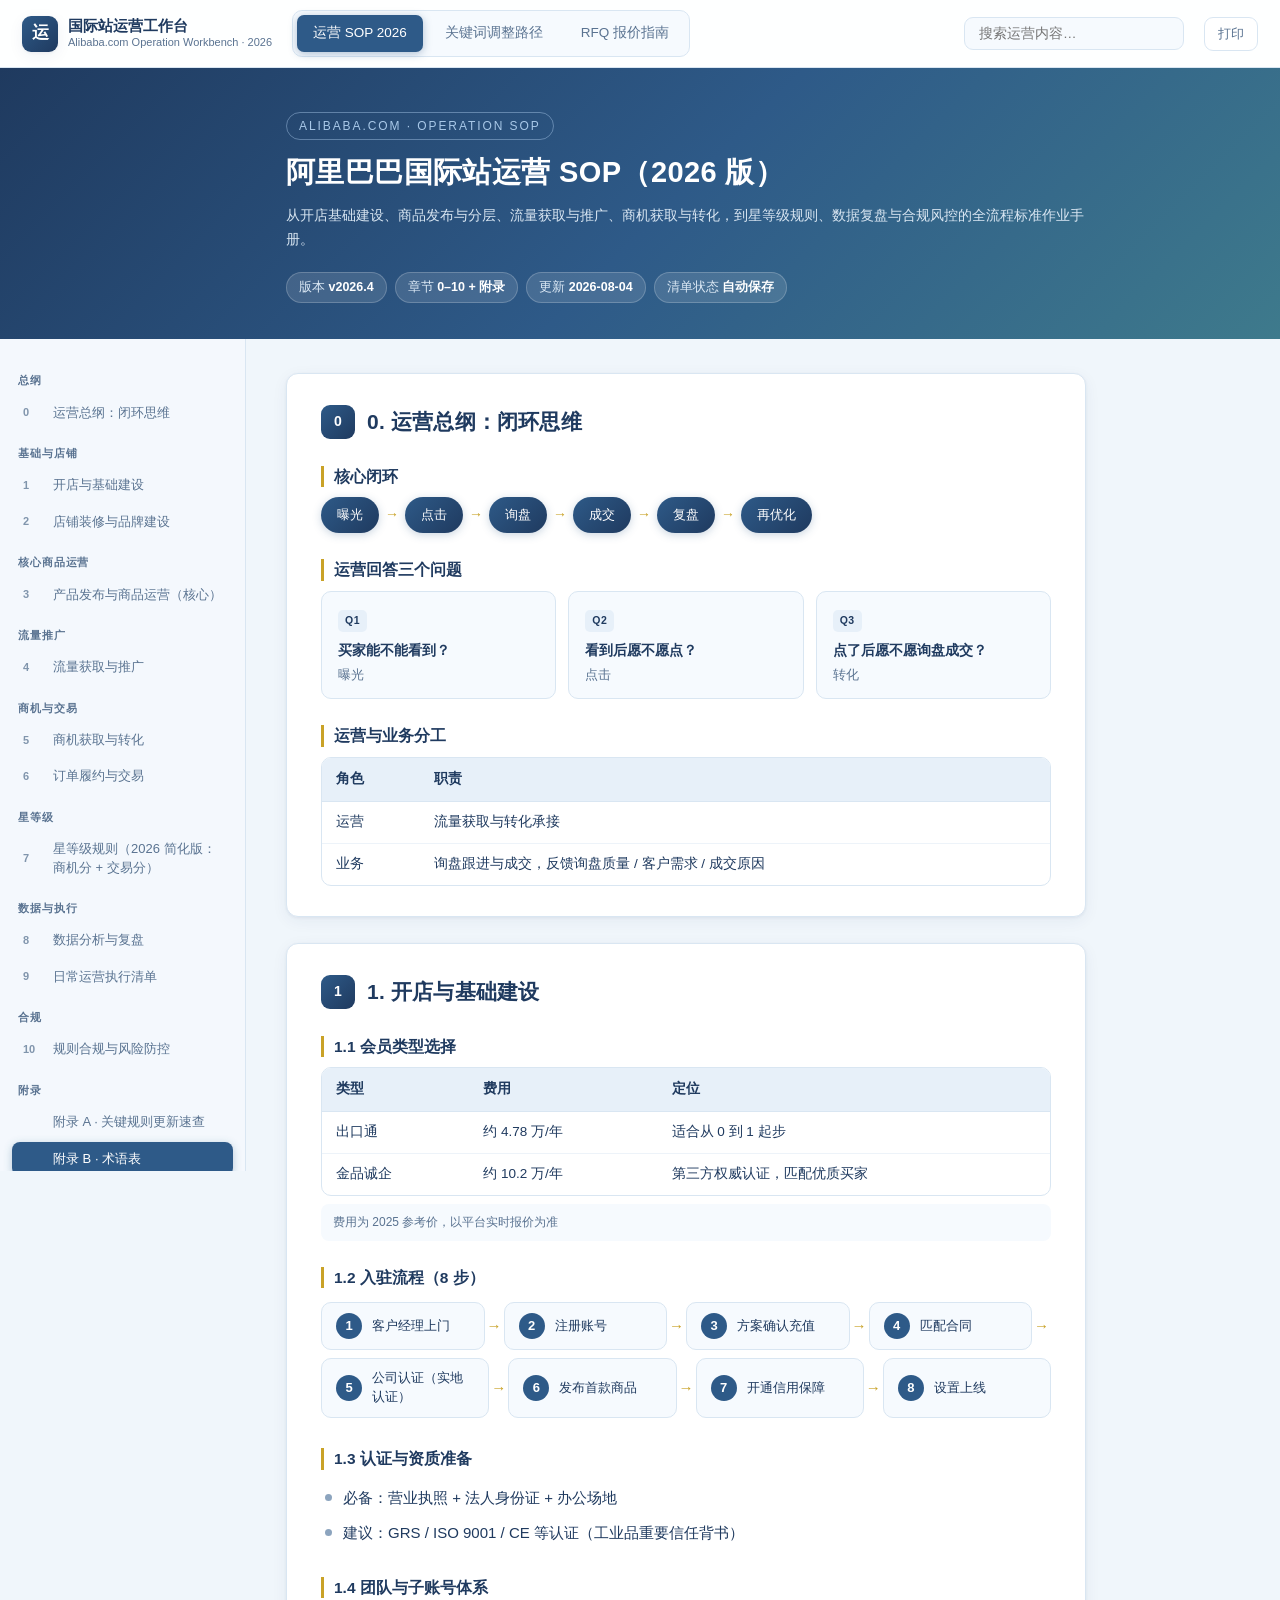
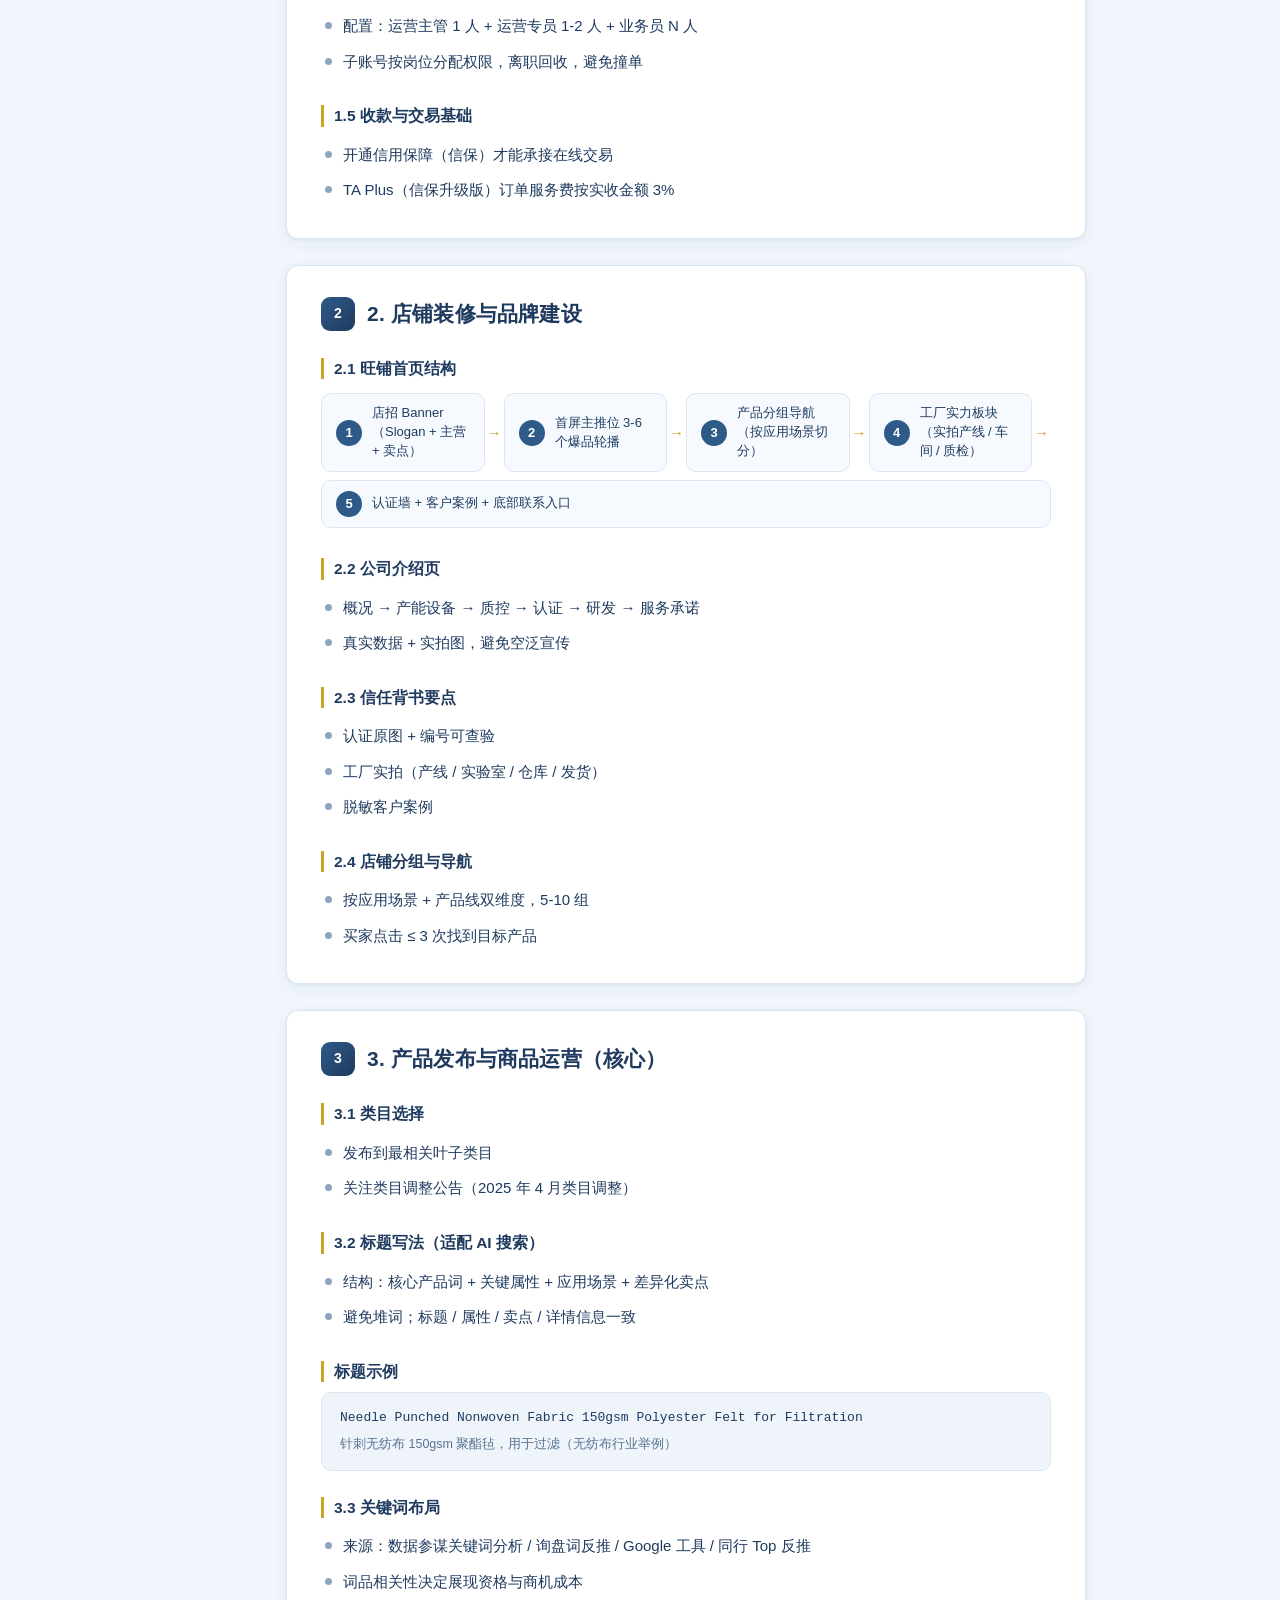
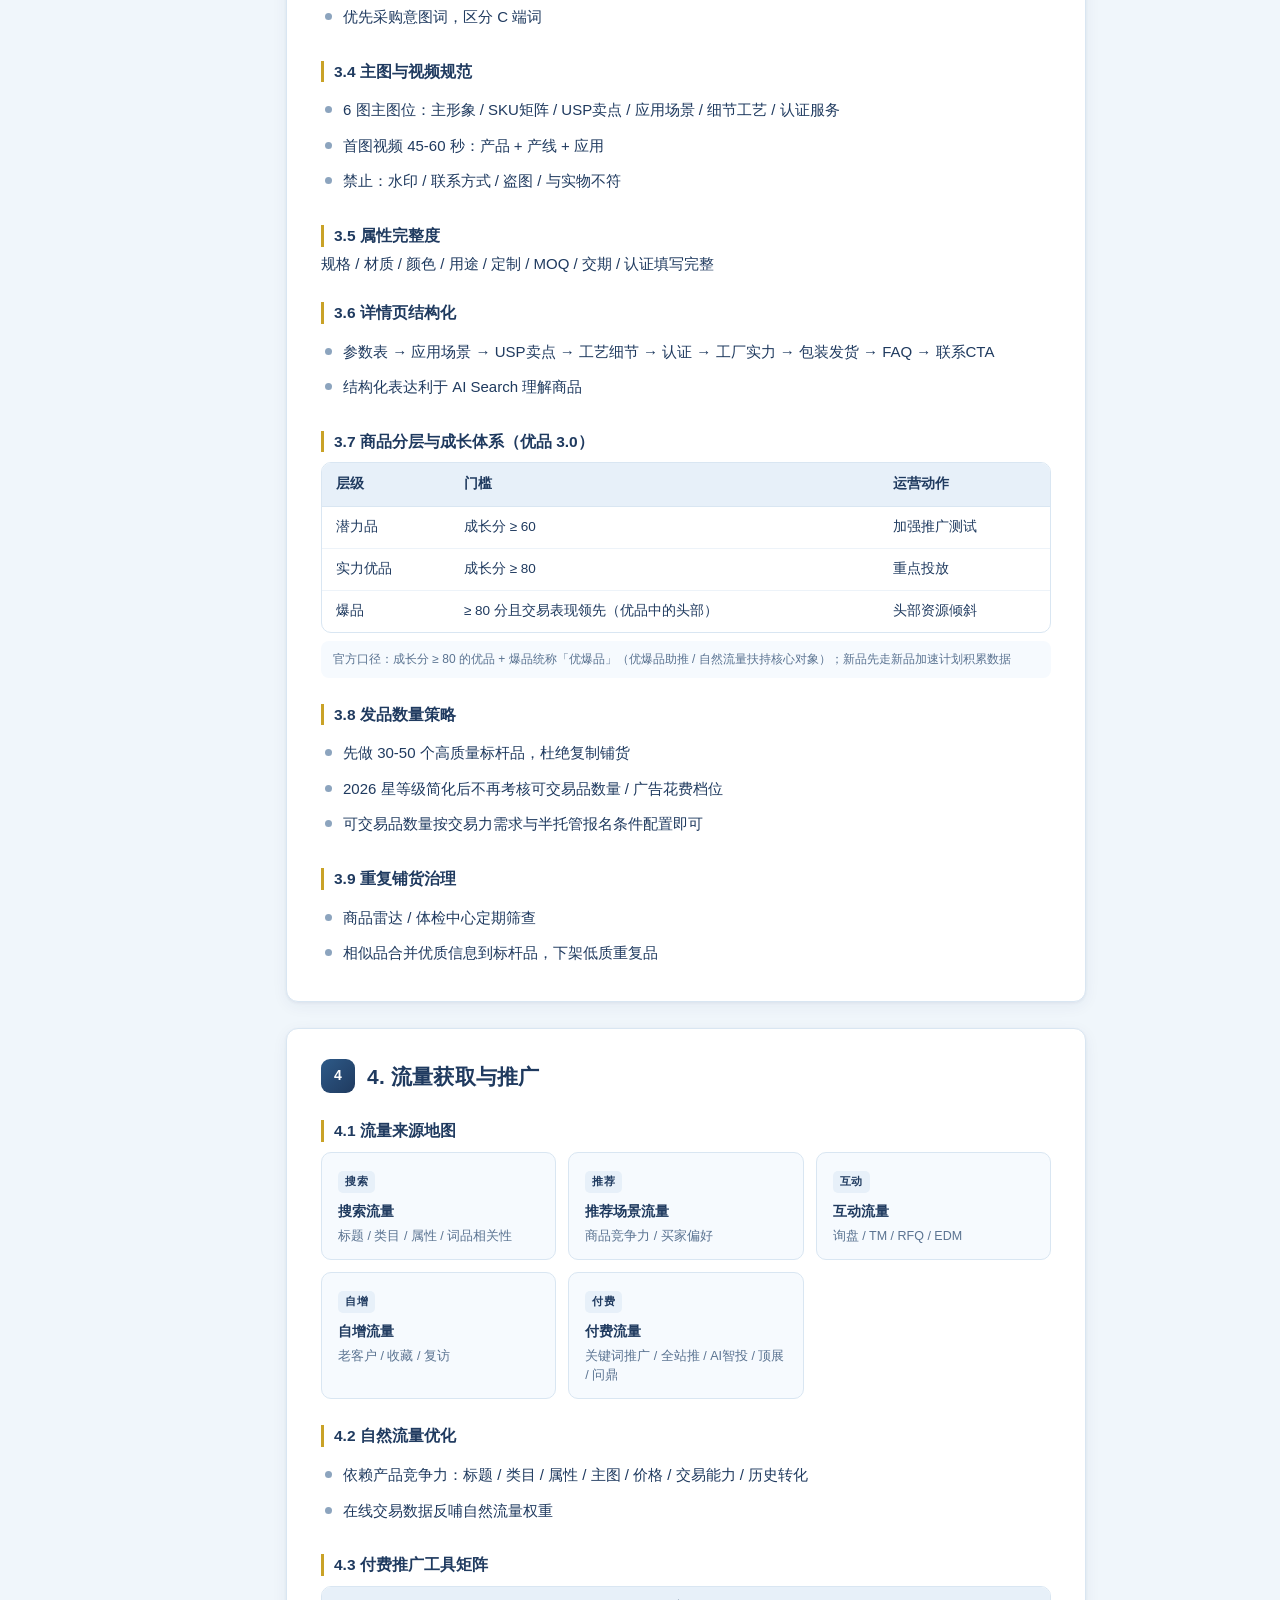
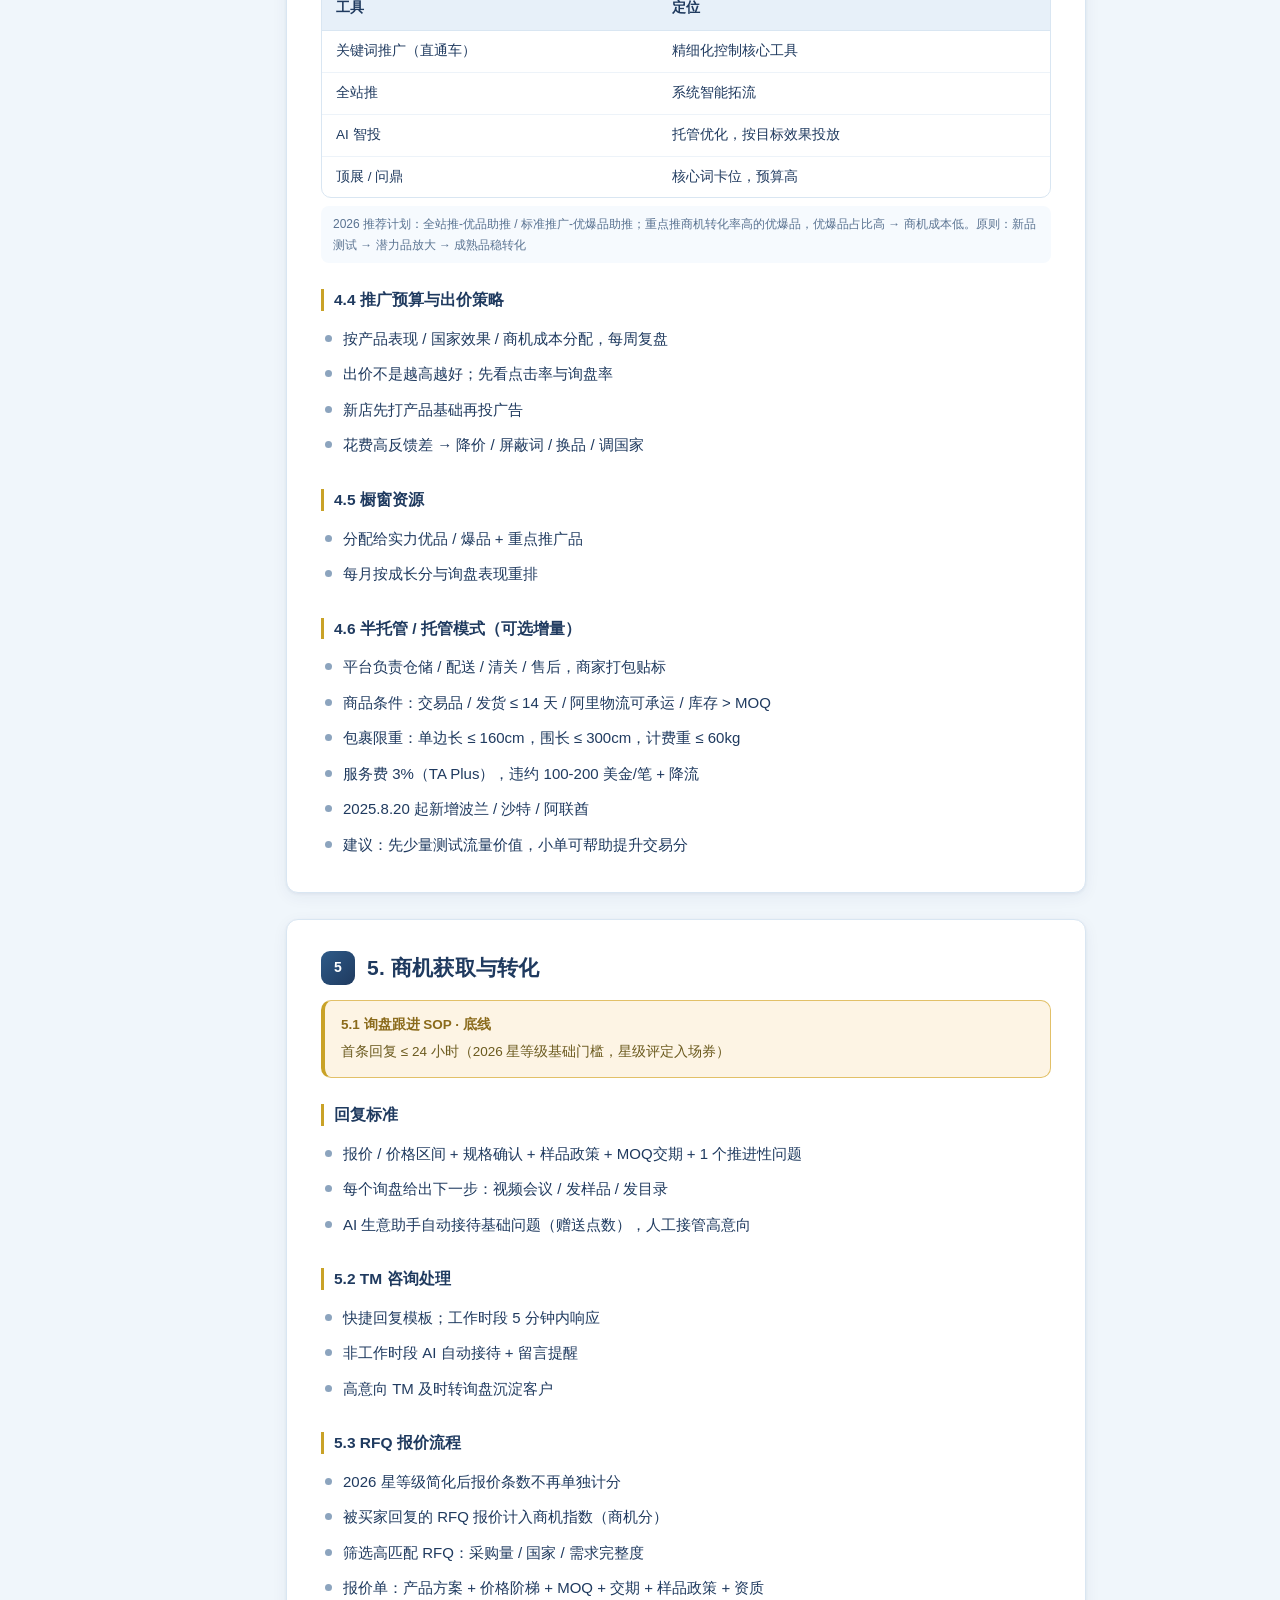
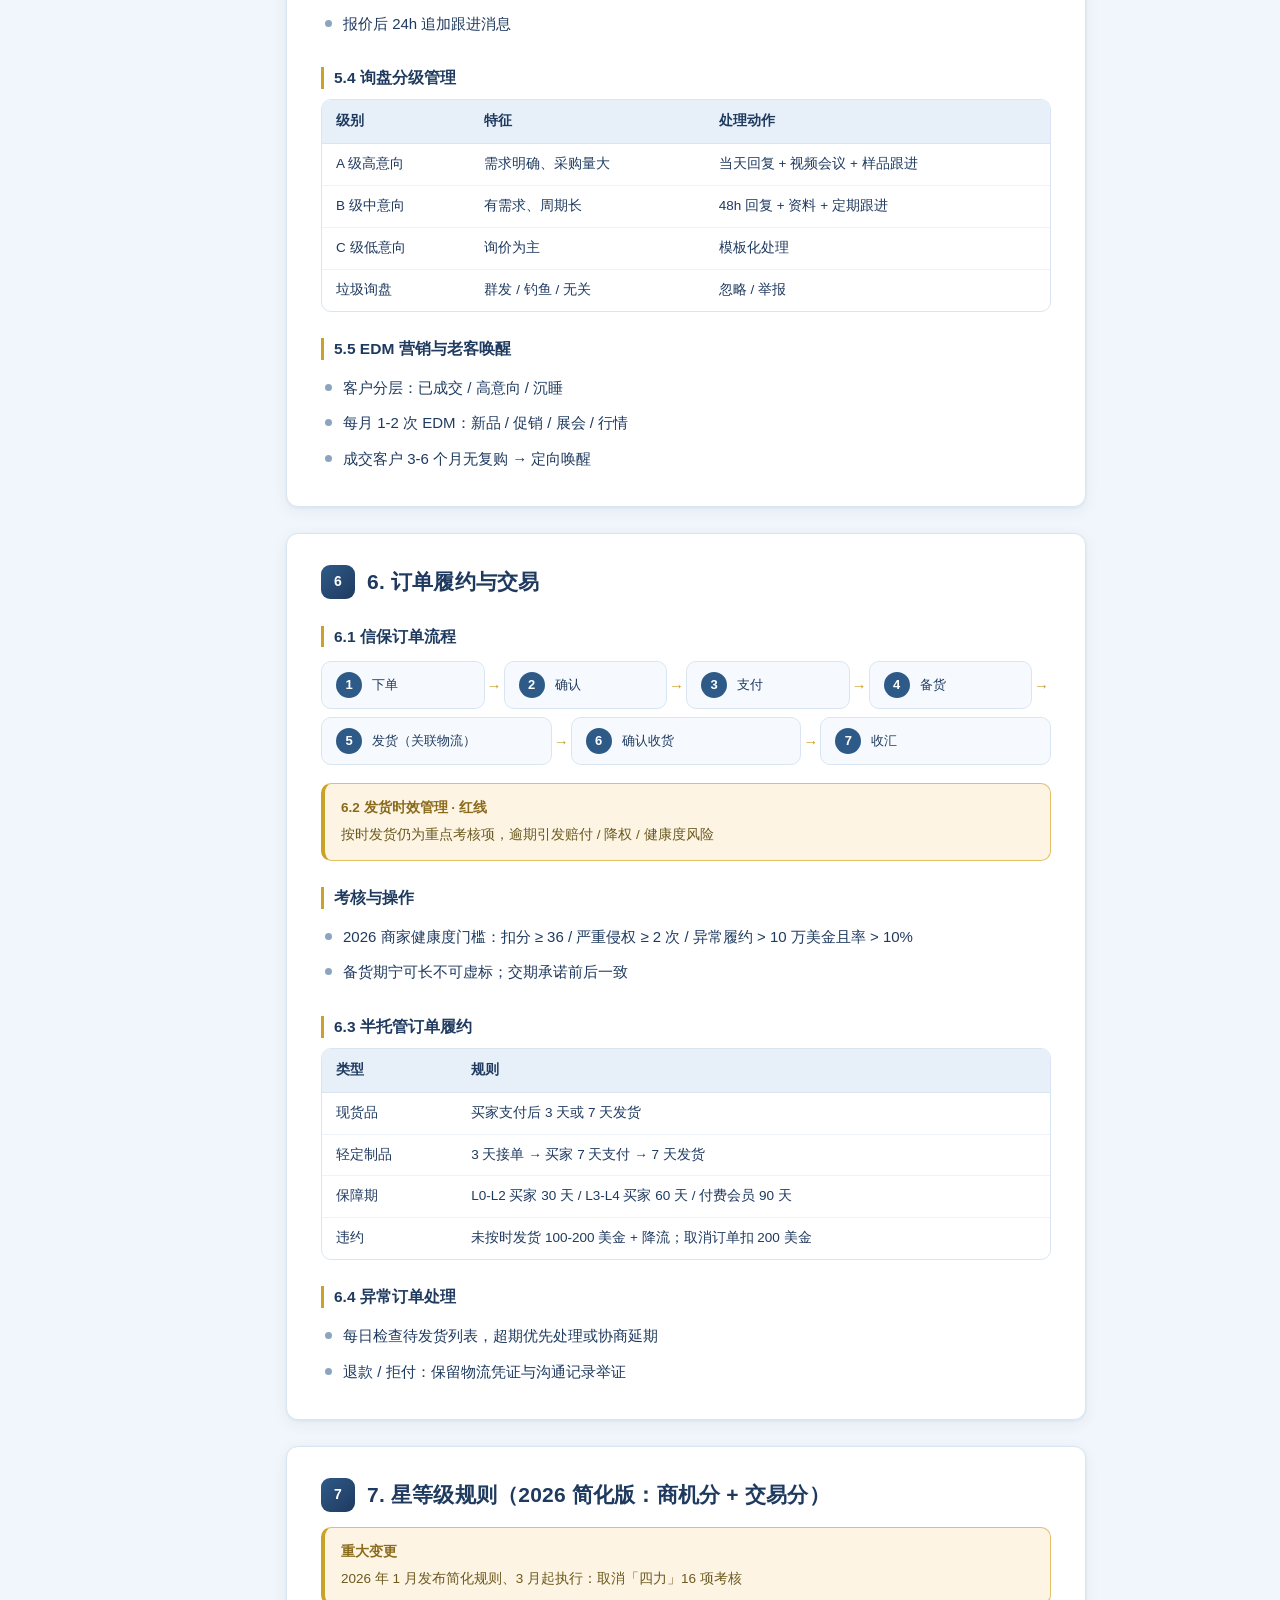
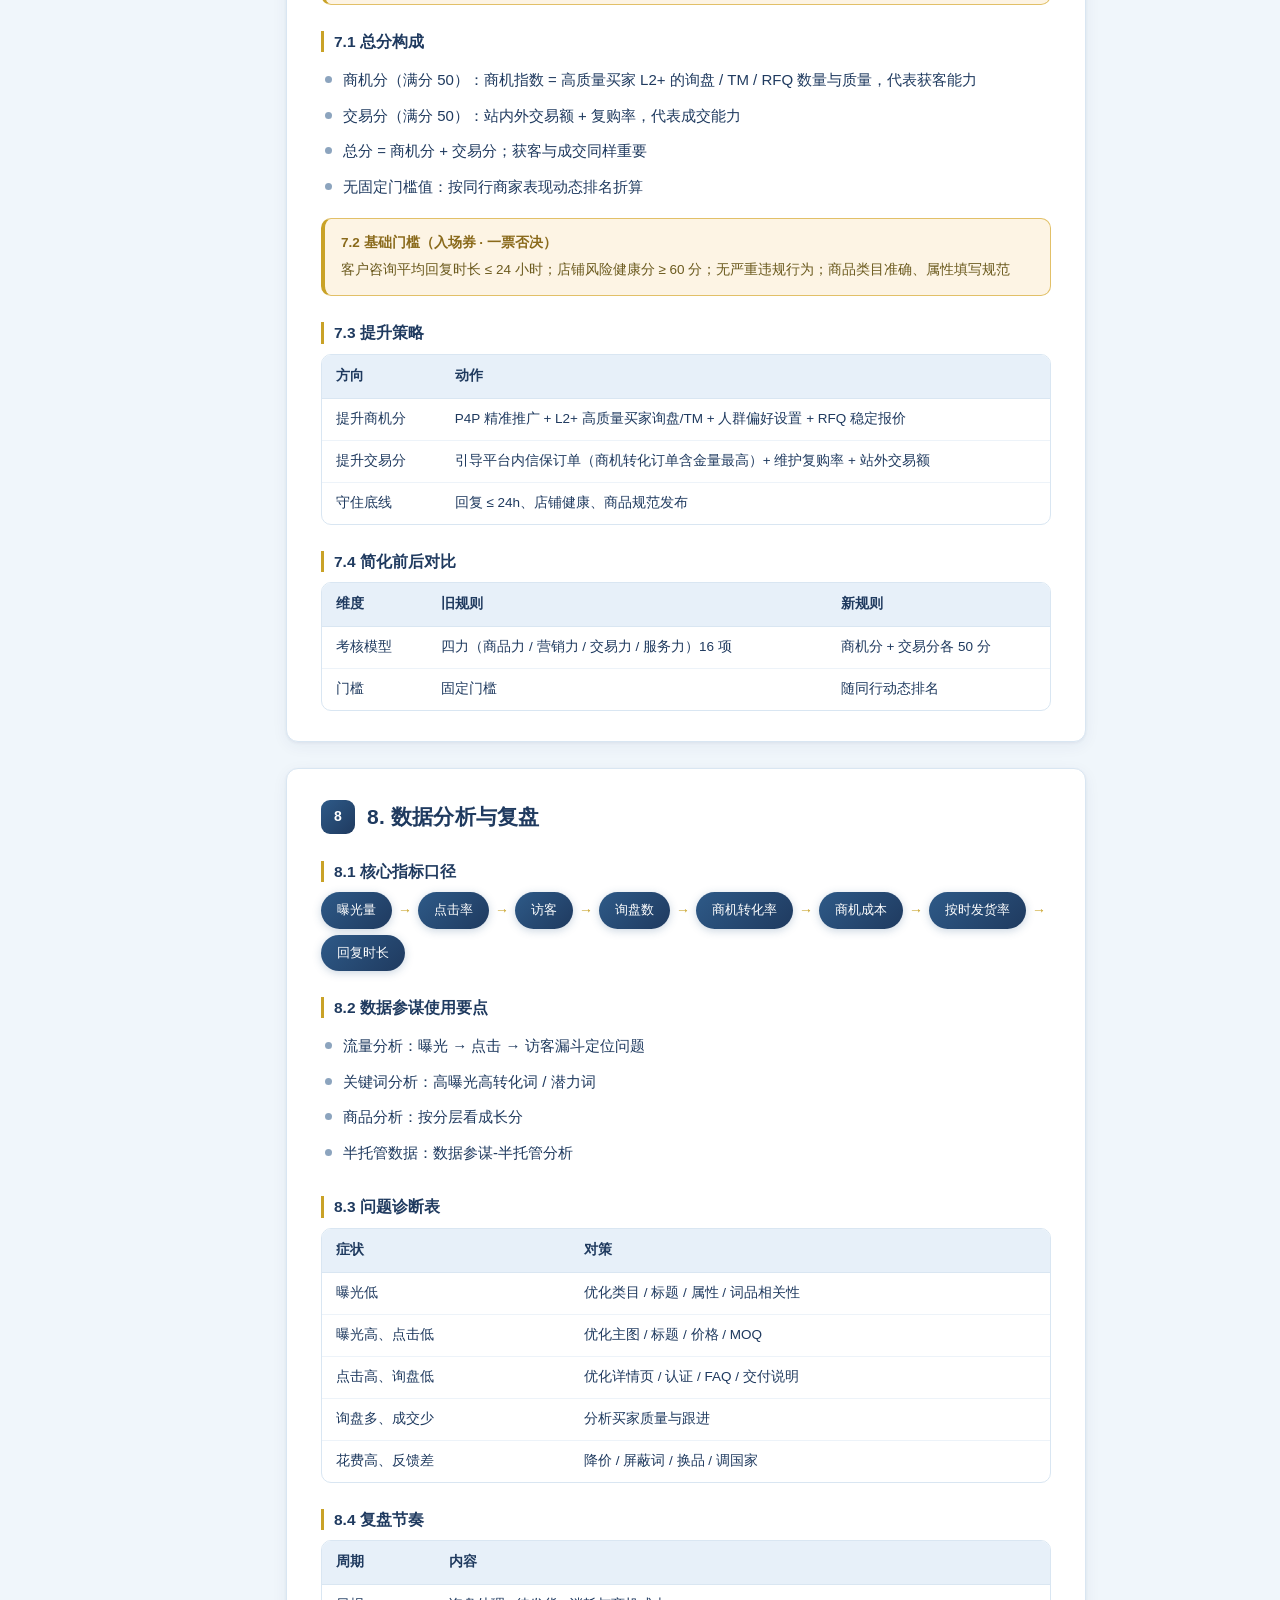
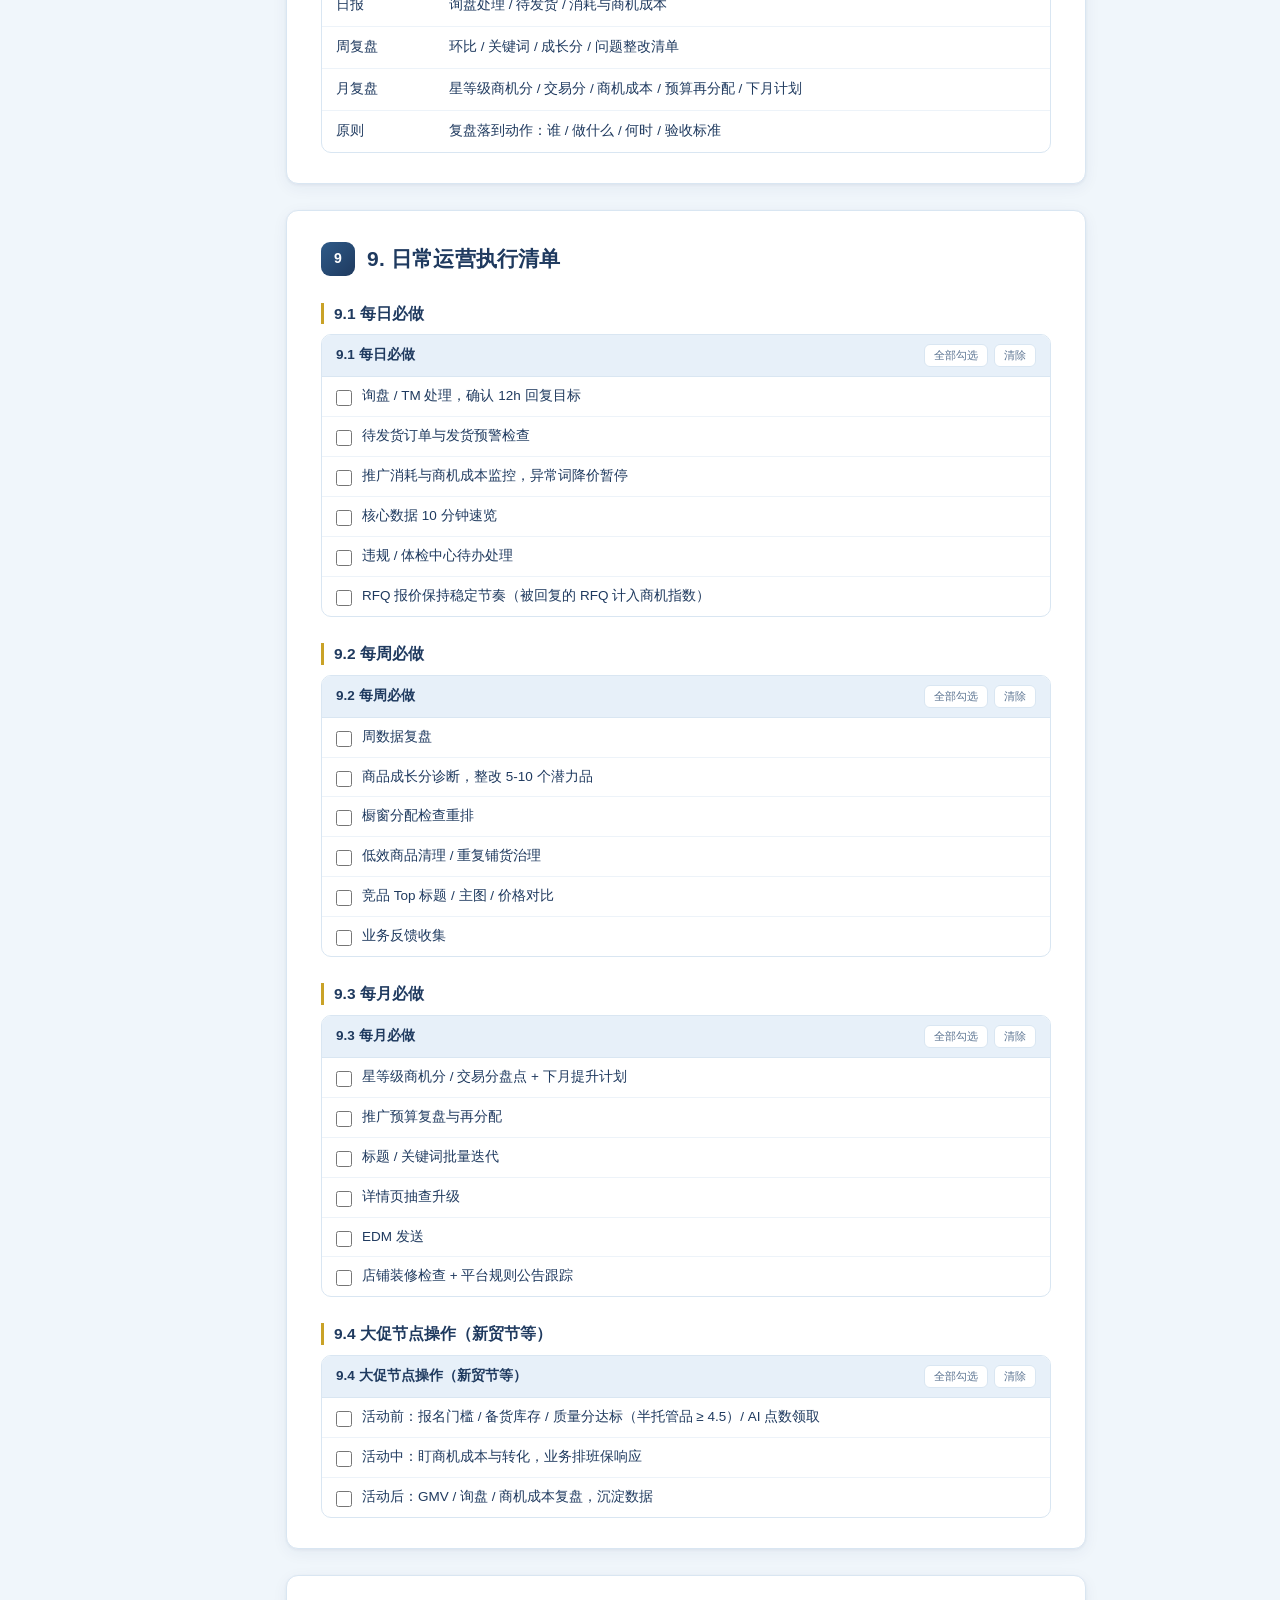
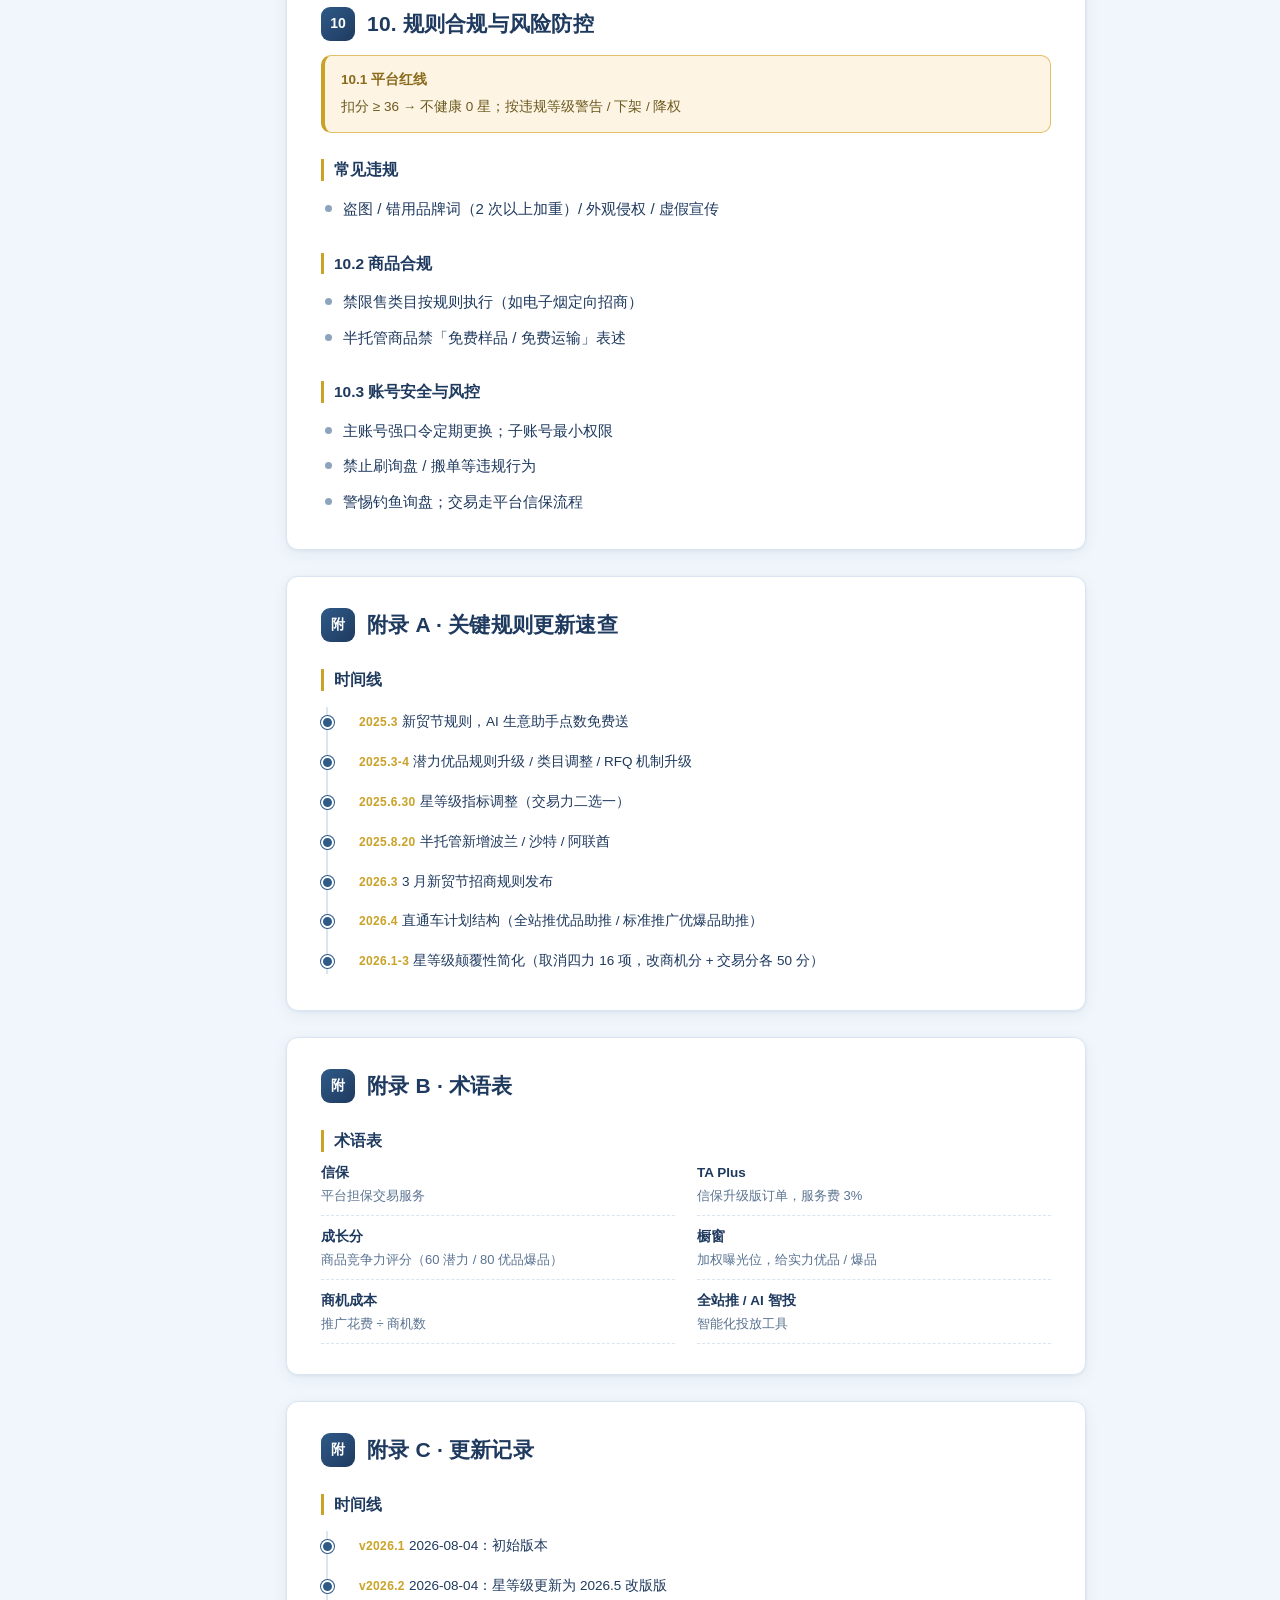
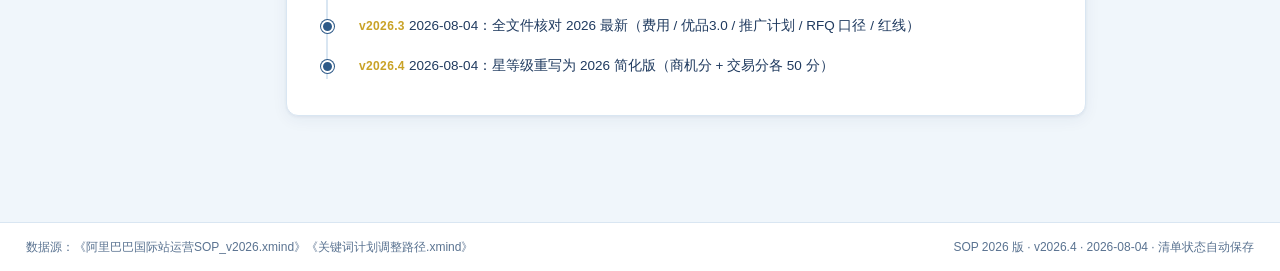
<file: sop.html>
<!DOCTYPE html>
<html lang="zh-CN">
<head>
<meta charset="UTF-8">
<meta name="viewport" content="width=device-width, initial-scale=1.0">
<title>运营 SOP 2026 · 国际站运营工作台</title>
<meta name="description" content="阿里巴巴国际站运营 SOP 2026：开店、商品运营、流量推广、星等级、复盘全流程">
<link rel="stylesheet" href="style.css?v=20260916b">
</head>
<body>

<header class="topbar">
  <div class="brand">
    <span class="brand-mark">运</span>
    <div class="brand-text">
      <strong>国际站运营工作台</strong>
      <span>Alibaba.com Operation Workbench · 2026</span>
    </div>
  </div>

  <nav class="tabs" id="pageTabs" aria-label="页面切换">
    <a class="tab active" data-page="sop" href="sop.html">运营 SOP 2026</a>
    <a class="tab" data-page="keyword" href="keyword.html">关键词调整路径</a>
    <a class="tab" data-page="rfq" href="rfq.html">RFQ 报价指南</a>
  </nav>

  <div class="searchbox" id="searchBox">
    <input id="searchInput" type="text" placeholder="搜索运营内容…" autocomplete="off">
    <div id="searchResults" class="search-results hidden"></div>
  </div>

  <button id="printBtn" class="icon-btn" title="打印 / 导出 PDF 当前页面">打印</button>
</header>

<header class="hero">
  <div class="hero-wrap">
    <span class="hero-kicker">Alibaba.com &middot; Operation SOP</span>
    <h1>阿里巴巴国际站运营 SOP（2026 版）</h1>
    <p class="hero-sub">从开店基础建设、商品发布与分层、流量获取与推广、商机获取与转化，到星等级规则、数据复盘与合规风控的全流程标准作业手册。</p>
    <div class="hero-meta">
      <span class="hero-chip">版本 <b>v2026.4</b></span>
      <span class="hero-chip">章节 <b>0–10 + 附录</b></span>
      <span class="hero-chip">更新 <b>2026-08-04</b></span>
      <span class="hero-chip">清单状态 <b>自动保存</b></span>
    </div>
  </div>
</header>

<main>
  <section id="view-sop" class="view">
    <aside class="sidebar" id="sopSidebar" aria-label="SOP 章节导航"></aside>
    <div class="content" id="sopContent"></div>
  </section>
</main>

<footer class="footer">
  <span>数据源：《阿里巴巴国际站运营SOP_v2026.xmind》《关键词计划调整路径.xmind》</span>
  <span class="ver" id="verInfo"></span>
</footer>

<!-- 版本号用于缓存失效：更新数据文件后同步改 ?v= 即可（如 v=20260916b） -->
<script src="data-keyword.js?v=20260916b"></script>
<script src="data-sop.js?v=20260916b"></script>
<script src="app.js?v=20260916b"></script>
</body>
</html>
</file>
<file: style.css>
/* ============================================================
   国际站运营工作台 · style.css
   风格：梵高淡蓝（星空蓝 + 暖金点缀）
   配色集中在 :root，换肤只需改变量
   ============================================================ */
:root {
  --bg: #F0F6FB;              /* 页面底色：淡星空蓝 */
  --bg-card: #FFFFFF;
  --bg-soft: #F6FAFE;
  --ink: #1F3A5F;             /* 主文字：深星空蓝 */
  --ink-2: #5A7391;           /* 次级文字 */
  --brand: #2E5A88;           /* 主品牌蓝 */
  --brand-deep: #1F3A5F;
  --brand-soft: #E7F0F9;
  --accent: #C9A227;          /* 暖金点缀 */
  --accent-soft: #FBF4DD;
  --border: #D9E6F2;
  --warn-bg: #FDF4E4;
  --warn-border: #E2C068;
  --warn-text: #8A6A1B;
  --danger: #B3402E;
  --danger-soft: #FBEEEC;
  --ok: #2E7D5B;
  --ok-soft: #EAF6F0;
  --code-bg: #EEF4FA;
  --radius: 12px;
  --shadow: 0 1px 3px rgba(31, 58, 95, 0.06), 0 4px 16px rgba(31, 58, 95, 0.06);
}

* { box-sizing: border-box; margin: 0; padding: 0; }

html { scroll-behavior: smooth; }

body {
  font-family: -apple-system, BlinkMacSystemFont, "PingFang SC", "Hiragino Sans GB", "Microsoft YaHei", "Segoe UI", sans-serif;
  background: var(--bg);
  color: var(--ink);
  font-size: 15px;
  line-height: 1.7;
  min-height: 100vh;
  display: flex;
  flex-direction: column;
}

/* ---------------- 顶栏 ---------------- */
.topbar {
  position: sticky; top: 0; z-index: 50;
  display: flex; align-items: center; gap: 20px;
  padding: 10px 22px;
  background: rgba(255,255,255,0.92);
  backdrop-filter: blur(8px);
  border-bottom: 1px solid var(--border);
  flex-wrap: wrap;
}
/* 固定桌面顶栏高度，使侧栏吸顶与锚点偏移有确定基准（移动端由媒体查询覆盖） */
.topbar { min-height: 68px; }
.brand { display: flex; align-items: center; gap: 10px; }
.brand-mark {
  width: 36px; height: 36px; border-radius: 9px;
  background: linear-gradient(135deg, var(--brand) 0%, var(--brand-deep) 100%);
  color: #fff; font-weight: 700; font-size: 17px;
  display: flex; align-items: center; justify-content: center;
  box-shadow: var(--shadow);
}
.brand-text { display: flex; flex-direction: column; line-height: 1.25; }
.brand-text strong { font-size: 15px; color: var(--ink); }
.brand-text span { font-size: 11px; color: var(--ink-2); }

.tabs { display: flex; gap: 6px; background: var(--bg-soft); padding: 4px; border-radius: 10px; border: 1px solid var(--border); }
.tab {
  border: none; cursor: pointer;
  padding: 7px 16px; border-radius: 7px;
  background: transparent; color: var(--ink-2);
  font-size: 13.5px; font-weight: 500; font-family: inherit;
  transition: all .15s ease;
}
.tab:hover { color: var(--brand); }
a.tab { display: inline-block; text-decoration: none; }
.tab.active { background: var(--brand); color: #fff; box-shadow: 0 2px 8px rgba(46,90,136,.35); }

.searchbox { position: relative; margin-left: auto; min-width: 220px; }
.searchbox input {
  width: 100%; padding: 8px 14px;
  border: 1px solid var(--border); border-radius: 9px;
  background: var(--bg-soft); color: var(--ink);
  font-size: 13.5px; font-family: inherit; outline: none;
  transition: border .15s ease, box-shadow .15s ease;
}
.searchbox input:focus { border-color: var(--brand); box-shadow: 0 0 0 3px rgba(46,90,136,.12); background: #fff; }
.search-results {
  position: absolute; top: calc(100% + 6px); left: 0; right: 0;
  background: #fff; border: 1px solid var(--border); border-radius: 10px;
  box-shadow: 0 12px 32px rgba(31,58,95,.16);
  max-height: 320px; overflow: auto; z-index: 60;
}
.search-results.hidden { display: none; }
.sr-item { padding: 9px 12px; cursor: pointer; border-bottom: 1px solid #EEF4FA; }
.sr-item:last-child { border-bottom: none; }
.sr-item:hover { background: var(--brand-soft); }
.sr-item .sr-page { font-size: 10.5px; color: var(--accent); font-weight: 600; }
.sr-item .sr-title { font-size: 13px; color: var(--ink); font-weight: 500; }
.sr-item .sr-snippet { font-size: 12px; color: var(--ink-2); }
.sr-item mark { background: var(--accent-soft); color: var(--warn-text); border-radius: 2px; padding: 0 1px; }
.sr-empty { padding: 12px; font-size: 13px; color: var(--ink-2); }

.icon-btn {
  border: 1px solid var(--border); background: #fff; color: var(--ink-2);
  padding: 7px 13px; border-radius: 9px; font-size: 13px; cursor: pointer; font-family: inherit;
  transition: all .15s ease;
}
.icon-btn:hover { color: var(--brand); border-color: var(--brand); }

/* ---------------- 主布局 ---------------- */
main { flex: 1; display: flex; }
.view { display: none; flex: 1; }
.view.active { display: flex; }

.sidebar {
  width: 246px; flex-shrink: 0;
  position: sticky; top: var(--topbar-h, 68px); align-self: flex-start;
  height: calc(100vh - var(--topbar-h, 68px));
  overflow-y: auto;
  padding: 18px 12px 40px;
  border-right: 1px solid var(--border);
  background: rgba(246,250,254,0.7);
}
.sidebar::-webkit-scrollbar { width: 6px; }
.sidebar::-webkit-scrollbar-thumb { background: #C9DAE8; border-radius: 3px; }
.sb-group { font-size: 11px; color: var(--ink-2); letter-spacing: .08em; margin: 14px 6px 6px; font-weight: 600; }
.sb-item {
  display: flex; align-items: center; gap: 8px;
  padding: 7px 10px; margin: 2px 0; border-radius: 8px;
  font-size: 13px; color: var(--ink-2); cursor: pointer;
  border: 1px solid transparent; transition: all .12s ease;
  text-decoration: none; line-height: 1.4;
}
.sb-item:hover { background: var(--brand-soft); color: var(--brand-deep); }
.sb-item.active { background: var(--brand); color: #fff; box-shadow: 0 2px 8px rgba(46,90,136,.3); }
.sb-item .sb-num { font-size: 11px; font-weight: 600; opacity: .75; min-width: 22px; }

.content {
  flex: 1; min-width: 0;
  padding: 34px 40px 80px;
  max-width: 880px;
}

/* ---------------- 章节卡片 ---------------- */
.chapter {
  background: var(--bg-card);
  border: 1px solid var(--border);
  border-radius: var(--radius);
  box-shadow: var(--shadow);
  padding: 30px 34px;
  margin-bottom: 26px;
  scroll-margin-top: calc(var(--topbar-h, 68px) + 20px);
}
.chapter-head { display: flex; align-items: center; gap: 12px; margin-bottom: 4px; }
.chapter-badge {
  width: 34px; height: 34px; border-radius: 9px; flex-shrink: 0;
  background: linear-gradient(135deg, var(--brand), var(--brand-deep));
  color: #fff; font-size: 14px; font-weight: 600;
  display: flex; align-items: center; justify-content: center;
}
.chapter-title { font-size: 21px; font-weight: 700; color: var(--ink); letter-spacing: .01em; }
.chapter-sub { font-size: 12.5px; color: var(--ink-2); margin: 6px 0 22px; padding-left: 46px; }

/* ---------------- 内容块 ---------------- */
.blk { margin-top: 26px; }
.blk:first-child { margin-top: 12px; }
.blk-title {
  font-size: 15.5px; font-weight: 600; color: var(--brand-deep);
  margin-bottom: 10px; padding-left: 10px;
  border-left: 3px solid var(--accent);
  line-height: 1.4;
}

/* 段落 */
.blk-p { color: var(--ink); }
.blk-p .blk-title { margin-bottom: 4px; }

/* 列表 */
.blk-list { list-style: none; }
.blk-list li {
  position: relative; padding: 5px 0 5px 22px; color: var(--ink);
}
.blk-list li::before {
  content: ""; position: absolute; left: 4px; top: 14px;
  width: 7px; height: 7px; border-radius: 50%;
  background: var(--brand); opacity: .55;
}

/* 表格 */
.tbl-wrap { overflow-x: auto; border: 1px solid var(--border); border-radius: 10px; }
table.tbl { width: 100%; border-collapse: collapse; font-size: 13.5px; min-width: 520px; }
.tbl th {
  background: var(--brand-soft); color: var(--brand-deep);
  text-align: left; padding: 10px 14px; font-weight: 600;
  border-bottom: 1px solid var(--border); white-space: nowrap;
}
.tbl td { padding: 9px 14px; border-bottom: 1px solid #EDF3F9; color: var(--ink); vertical-align: top; }
.tbl tr:last-child td { border-bottom: none; }
.tbl tr:hover td { background: #FAFCFF; }
.blk-note { font-size: 12px; color: var(--ink-2); margin-top: 8px; padding: 8px 12px; background: var(--bg-soft); border-radius: 8px; }

/* 步骤条（横向） */
.steps { display: flex; flex-wrap: wrap; align-items: stretch; gap: 0; }
.step {
  display: flex; align-items: center; gap: 10px;
  background: var(--bg-soft); border: 1px solid var(--border);
  border-radius: 10px; padding: 10px 14px; margin: 4px 0;
  flex: 1 1 160px;
}
.step-num {
  width: 26px; height: 26px; border-radius: 50%; flex-shrink: 0;
  background: var(--brand); color: #fff; font-size: 13px; font-weight: 600;
  display: flex; align-items: center; justify-content: center;
}
.step-text { font-size: 13px; color: var(--ink); line-height: 1.45; }
.steps-arrow { align-self: center; color: var(--accent); font-size: 15px; padding: 0 2px; }

/* 流程闭环 */
.flow { display: flex; flex-wrap: wrap; align-items: center; gap: 6px; }
.flow-item {
  background: linear-gradient(135deg, var(--brand), var(--brand-deep));
  color: #fff; font-size: 13px; font-weight: 500;
  padding: 7px 16px; border-radius: 20px; box-shadow: 0 2px 8px rgba(46,90,136,.25);
}
.flow-arrow { color: var(--accent); font-weight: 700; font-size: 14px; }

/* 卡片网格 */
.cards { display: grid; grid-template-columns: repeat(auto-fill, minmax(210px, 1fr)); gap: 12px; }
.card {
  background: var(--bg-soft); border: 1px solid var(--border); border-radius: 10px;
  padding: 14px 16px;
}
.card .card-tag {
  display: inline-block; font-size: 10.5px; font-weight: 700;
  color: var(--brand-deep); background: var(--brand-soft);
  border-radius: 5px; padding: 2px 7px; margin-bottom: 7px; letter-spacing: .05em;
}
.card .card-title { font-size: 14px; font-weight: 600; color: var(--ink); margin-bottom: 3px; }
.card .card-text { font-size: 12.5px; color: var(--ink-2); line-height: 1.5; }

/* 警示 */
.warn {
  background: var(--warn-bg); border: 1px solid var(--warn-border);
  border-left: 4px solid var(--accent);
  border-radius: 10px; padding: 13px 16px; margin-top: 14px;
}
.warn .warn-title { font-weight: 700; color: var(--warn-text); font-size: 13.5px; margin-bottom: 4px; }
.warn .warn-text { font-size: 13.5px; color: #6B5A1E; }
.warn.danger { background: var(--danger-soft); border-color: #E4B9B1; border-left-color: var(--danger); }
.warn.danger .warn-title, .warn.danger .warn-text { color: var(--danger); }

/* 示例（标题写法） */
.example {
  background: var(--code-bg); border: 1px solid var(--border); border-radius: 10px;
  padding: 14px 18px; margin-top: 10px;
}
.example .ex-en { font-family: ui-monospace, SFMono-Regular, Menlo, monospace; font-size: 13px; color: var(--brand-deep); font-weight: 500; word-break: break-all; }
.example .ex-zh { font-size: 12.5px; color: var(--ink-2); margin-top: 5px; }

/* 时间线 */
.timeline { position: relative; padding-left: 22px; }
.timeline::before { content: ""; position: absolute; left: 5px; top: 6px; bottom: 6px; width: 2px; background: var(--border); }
.tl-item { position: relative; padding: 7px 0 7px 16px; }
.tl-item::before {
  content: ""; position: absolute; left: -22px; top: 15px;
  width: 9px; height: 9px; border-radius: 50%;
  background: var(--brand); border: 2px solid #fff; box-shadow: 0 0 0 1px var(--brand);
}
.tl-date { font-size: 12px; font-weight: 700; color: var(--accent); letter-spacing: .03em; }
.tl-text { font-size: 13.5px; color: var(--ink); }

/* 术语表 */
.glossary { display: grid; grid-template-columns: 1fr 1fr; gap: 10px 22px; }
.gl-item { border-bottom: 1px dashed var(--border); padding-bottom: 8px; }
.gl-term { font-size: 13.5px; font-weight: 700; color: var(--brand-deep); }
.gl-def { font-size: 13px; color: var(--ink-2); }

/* 清单 */
.checklist { border: 1px solid var(--border); border-radius: 10px; overflow: hidden; }
.cl-head {
  display: flex; align-items: center; justify-content: space-between; gap: 10px;
  background: var(--brand-soft); padding: 9px 14px;
  border-bottom: 1px solid var(--border);
}
.cl-head .cl-title { font-weight: 600; color: var(--brand-deep); font-size: 13.5px; }
.cl-actions { display: flex; gap: 6px; }
.cl-actions button {
  border: 1px solid var(--border); background: #fff; color: var(--ink-2);
  font-size: 11px; padding: 3px 9px; border-radius: 6px; cursor: pointer; font-family: inherit;
}
.cl-actions button:hover { color: var(--brand); border-color: var(--brand); }
.cl-item { display: flex; align-items: flex-start; gap: 10px; padding: 9px 14px; border-bottom: 1px solid #EDF3F9; cursor: pointer; }
.cl-item:last-child { border-bottom: none; }
.cl-item:hover { background: #FAFCFF; }
.cl-item input { margin-top: 4px; accent-color: var(--brand); width: 16px; height: 16px; cursor: pointer; flex-shrink: 0; }
.cl-item .cl-text { font-size: 13.5px; color: var(--ink); line-height: 1.55; }
.cl-item.done .cl-text { color: var(--ink-2); text-decoration: line-through; }

/* ---------------- 页面 Hero（三页统一头部） ---------------- */
.hero {
  background: linear-gradient(135deg, var(--brand-deep) 0%, var(--brand) 52%, #3E7A8C 100%);
  color: #fff;
  padding: 44px 24px 36px;
}
.hero-wrap {
  /* 不居中：左侧留出 侧栏(246) + 内容内边距(40)，与下方 .chapter 卡片左边缘精确对齐 */
  max-width: none;
  margin: 0;
  padding: 0 40px 0 262px;   /* 286 目标位 - 24(.hero 自身左内边距) */
}
.hero-kicker {
  display: inline-block; font-size: 12px; letter-spacing: .16em; text-transform: uppercase;
  color: #A8C8E8; border: 1px solid rgba(168,200,232,.45);
  border-radius: 999px; padding: 3px 12px; margin-bottom: 14px;
}
.hero h1 { margin: 0 0 12px; font-size: 29px; line-height: 1.3; letter-spacing: .4px; font-weight: 700; max-width: 800px; }
.hero-sub { margin: 0; color: #D9E6F2; font-size: 14px; max-width: 820px; }
.hero-meta { display: flex; flex-wrap: wrap; gap: 8px; margin-top: 20px; }
.hero-chip {
  background: rgba(255,255,255,.12); border: 1px solid rgba(255,255,255,.2);
  border-radius: 999px; padding: 4px 12px; font-size: 12.5px; color: #DCE9F5; white-space: nowrap;
}
.hero-chip b { color: #fff; font-weight: 600; }

@media (max-width: 900px) { .hero-wrap { padding: 0 20px 0 206px; } }
@media (max-width: 768px) {
  .hero { padding: 30px 16px 26px; }
  .hero-wrap { padding: 0; max-width: 100%; }
  .hero h1 { font-size: 22px; }
  .hero-sub { font-size: 13.5px; }
}
@media print { .hero { -webkit-print-color-adjust: exact; print-color-adjust: exact; } }

/* ---------------- 关键词页：核心警示卡（与 .warn 同一视觉族） ---------------- */
.kw-hero {
  background: var(--warn-bg);
  border: 1px solid var(--warn-border);
  border-left: 4px solid var(--accent);
  border-radius: var(--radius);
  padding: 22px 26px; margin-bottom: 22px;
}
.kw-hero .kw-hero-tag { font-size: 11px; letter-spacing: .12em; color: var(--warn-text); font-weight: 700; }
.kw-hero h1 { font-size: 19px; margin: 6px 0 8px; color: var(--warn-text); }
.kw-hero p { font-size: 14px; color: #6B5A1E; font-weight: 600; }

.core4 { display: grid; grid-template-columns: repeat(auto-fit, minmax(180px, 1fr)); gap: 12px; margin-bottom: 26px; }
.core4 .card { border-top: 3px solid var(--accent); }
.core4 .card .card-tag { background: var(--accent-soft); color: var(--warn-text); }

.kw-step {
  background: var(--bg-card); border: 1px solid var(--border); border-radius: var(--radius);
  box-shadow: var(--shadow); padding: 26px 30px; margin-bottom: 22px;
  scroll-margin-top: calc(var(--topbar-h, 68px) + 20px);
}
.kw-step-head { display: flex; align-items: center; gap: 14px; margin-bottom: 6px; }
.kw-step-num {
  width: 38px; height: 38px; border-radius: 11px; flex-shrink: 0;
  background: linear-gradient(135deg, var(--brand), var(--brand-deep));
  color: #fff; font-size: 17px; font-weight: 700;
  display: flex; align-items: center; justify-content: center;
  box-shadow: 0 2px 8px rgba(46,90,136,.3);
}
.kw-step-title { font-size: 18px; font-weight: 700; color: var(--ink); }
.kw-step-desc { font-size: 13.5px; color: var(--ink-2); padding-left: 52px; margin-bottom: 16px; }

.kw-group { margin-top: 16px; }
.kw-group-name { font-size: 13px; font-weight: 700; color: var(--brand-deep); margin-bottom: 8px; padding-left: 10px; border-left: 3px solid var(--brand); }

/* 判断逻辑 */
.conditions { display: grid; grid-template-columns: 1fr 1fr; gap: 12px; margin-top: 16px; }
.cond { border-radius: 10px; padding: 12px 15px; font-size: 13px; }
.cond.keep { background: var(--ok-soft); border: 1px solid #BBDCCB; }
.cond.action { background: var(--danger-soft); border: 1px solid #E4B9B1; }
.cond .cond-if { font-weight: 600; display: block; margin-bottom: 3px; }
.cond.keep .cond-if { color: var(--ok); }
.cond.action .cond-if { color: var(--danger); }
.cond .cond-then { color: var(--ink); }
.cond .cond-then::before { content: "→ "; color: var(--accent); font-weight: 700; }

/* 截图 */
.kw-shots { display: grid; grid-template-columns: repeat(auto-fit, minmax(250px, 1fr)); gap: 14px; margin-top: 16px; }
.kw-shot { border: 1px solid var(--border); border-radius: 10px; overflow: hidden; background: #fff; }
.kw-shot img { width: 100%; display: block; border-bottom: 1px solid var(--border); }
.kw-shot figcaption { font-size: 12px; color: var(--ink-2); padding: 7px 11px; }

/* 设置项表格（步骤5） */
.settings-table { border: 1px solid var(--border); border-radius: 10px; overflow: hidden; margin-top: 12px; }
.settings-table .st-row { display: flex; border-bottom: 1px solid #EDF3F9; }
.settings-table .st-row:last-child { border-bottom: none; }
.st-name { flex: 0 0 170px; padding: 11px 14px; font-weight: 600; font-size: 13px; color: var(--brand-deep); background: var(--bg-soft); }
.st-body { flex: 1; padding: 11px 14px; font-size: 13px; color: var(--ink); }
.st-body .st-note { display: block; font-size: 12px; color: var(--ink-2); margin-top: 4px; }
.st-warn-tag { display: inline-block; font-size: 10.5px; font-weight: 700; color: var(--danger); background: var(--danger-soft); border-radius: 4px; padding: 1px 6px; margin-left: 6px; }

/* 关键词步骤导航 */
.sb-item .sb-step-num {
  width: 20px; height: 20px; border-radius: 6px; flex-shrink: 0;
  background: var(--brand-soft); color: var(--brand-deep);
  font-size: 11px; font-weight: 700;
  display: flex; align-items: center; justify-content: center;
}
.sb-item.active .sb-step-num { background: rgba(255,255,255,.25); color: #fff; }

/* ---------------- 页脚 ---------------- */
.footer {
  border-top: 1px solid var(--border); background: #fff;
  padding: 14px 26px; font-size: 12px; color: var(--ink-2);
  display: flex; justify-content: space-between; gap: 10px; flex-wrap: wrap;
}

/* 高亮闪烁（搜索跳转） */
@keyframes flash { 0%, 60% { background: var(--accent-soft); } 100% { background: transparent; } }
.flash { animation: flash 1.6s ease-out 1; border-radius: 6px; }

/* ---------------- 响应式 ---------------- */
@media (max-width: 900px) {
  .sidebar { width: 210px; }
  .content { padding: 24px 20px 60px; }
  .conditions { grid-template-columns: 1fr; }
}
@media (max-width: 768px) {
  .topbar { gap: 10px; padding: 10px 14px; }
  .brand-text span { display: none; }
  .tabs { order: 3; width: 100%; }
  .tabs .tab { flex: 1; }
  .searchbox { margin-left: 0; flex: 1; min-width: 0; }
  .view.active { flex-direction: column; }
  .sidebar {
    width: 100%; height: auto; position: static;
    display: flex; gap: 6px; overflow-x: auto;
    padding: 10px 12px; border-right: none; border-bottom: 1px solid var(--border);
  }
  .sb-group { display: none; }
  .sb-item { white-space: nowrap; flex-shrink: 0; }
  .content { padding: 18px 14px 50px; }
  .chapter, .kw-step { padding: 20px 18px; }
  .glossary { grid-template-columns: 1fr; }
  .st-name { flex-basis: 120px; }
}

/* ---------------- 打印 ---------------- */
@media print {
  body { background: #fff; }
  .topbar, .sidebar, .footer, .icon-btn { display: none !important; }
  main { display: block; }
  .view { display: none !important; }
  .view.active { display: block !important; }
  .content { max-width: none; padding: 0; }
  .chapter, .kw-step { break-inside: avoid; box-shadow: none; border: 1px solid #ccc; }
  .kw-hero { -webkit-print-color-adjust: exact; print-color-adjust: exact; }
}
</file>
